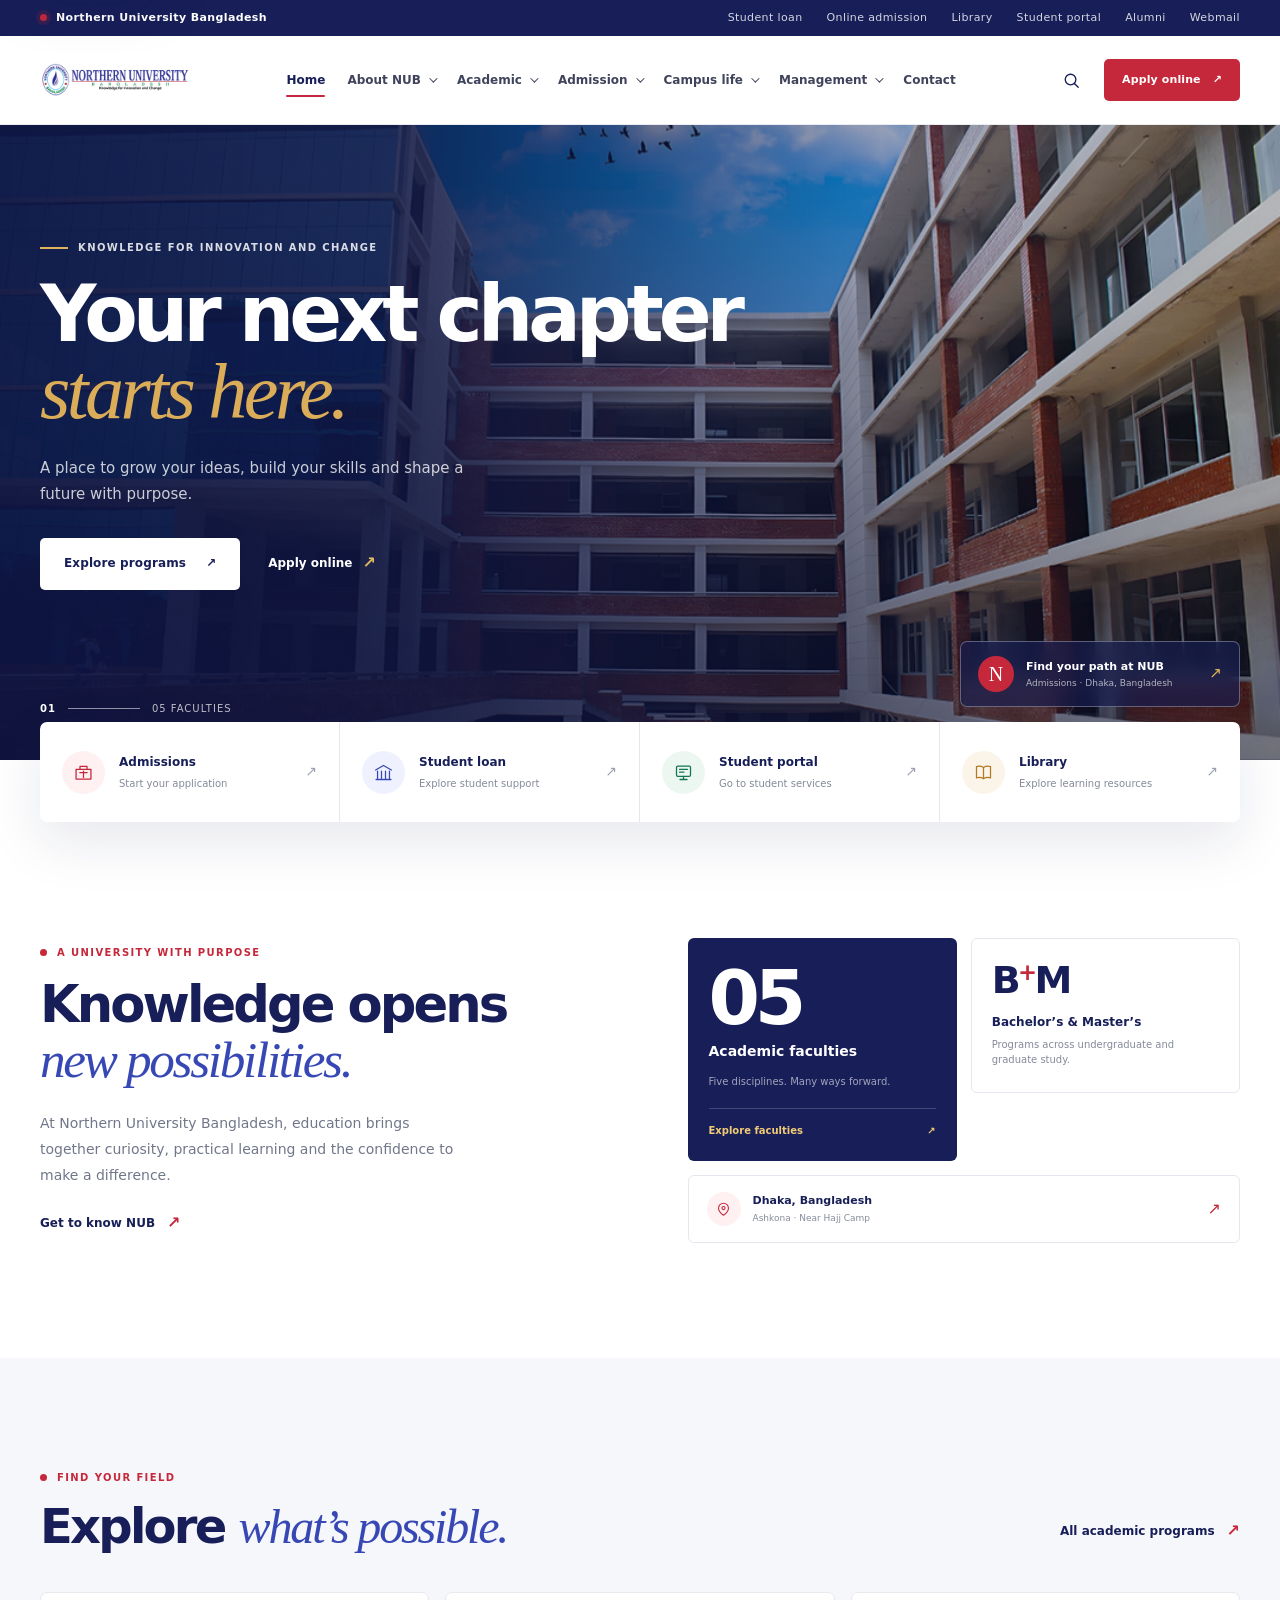
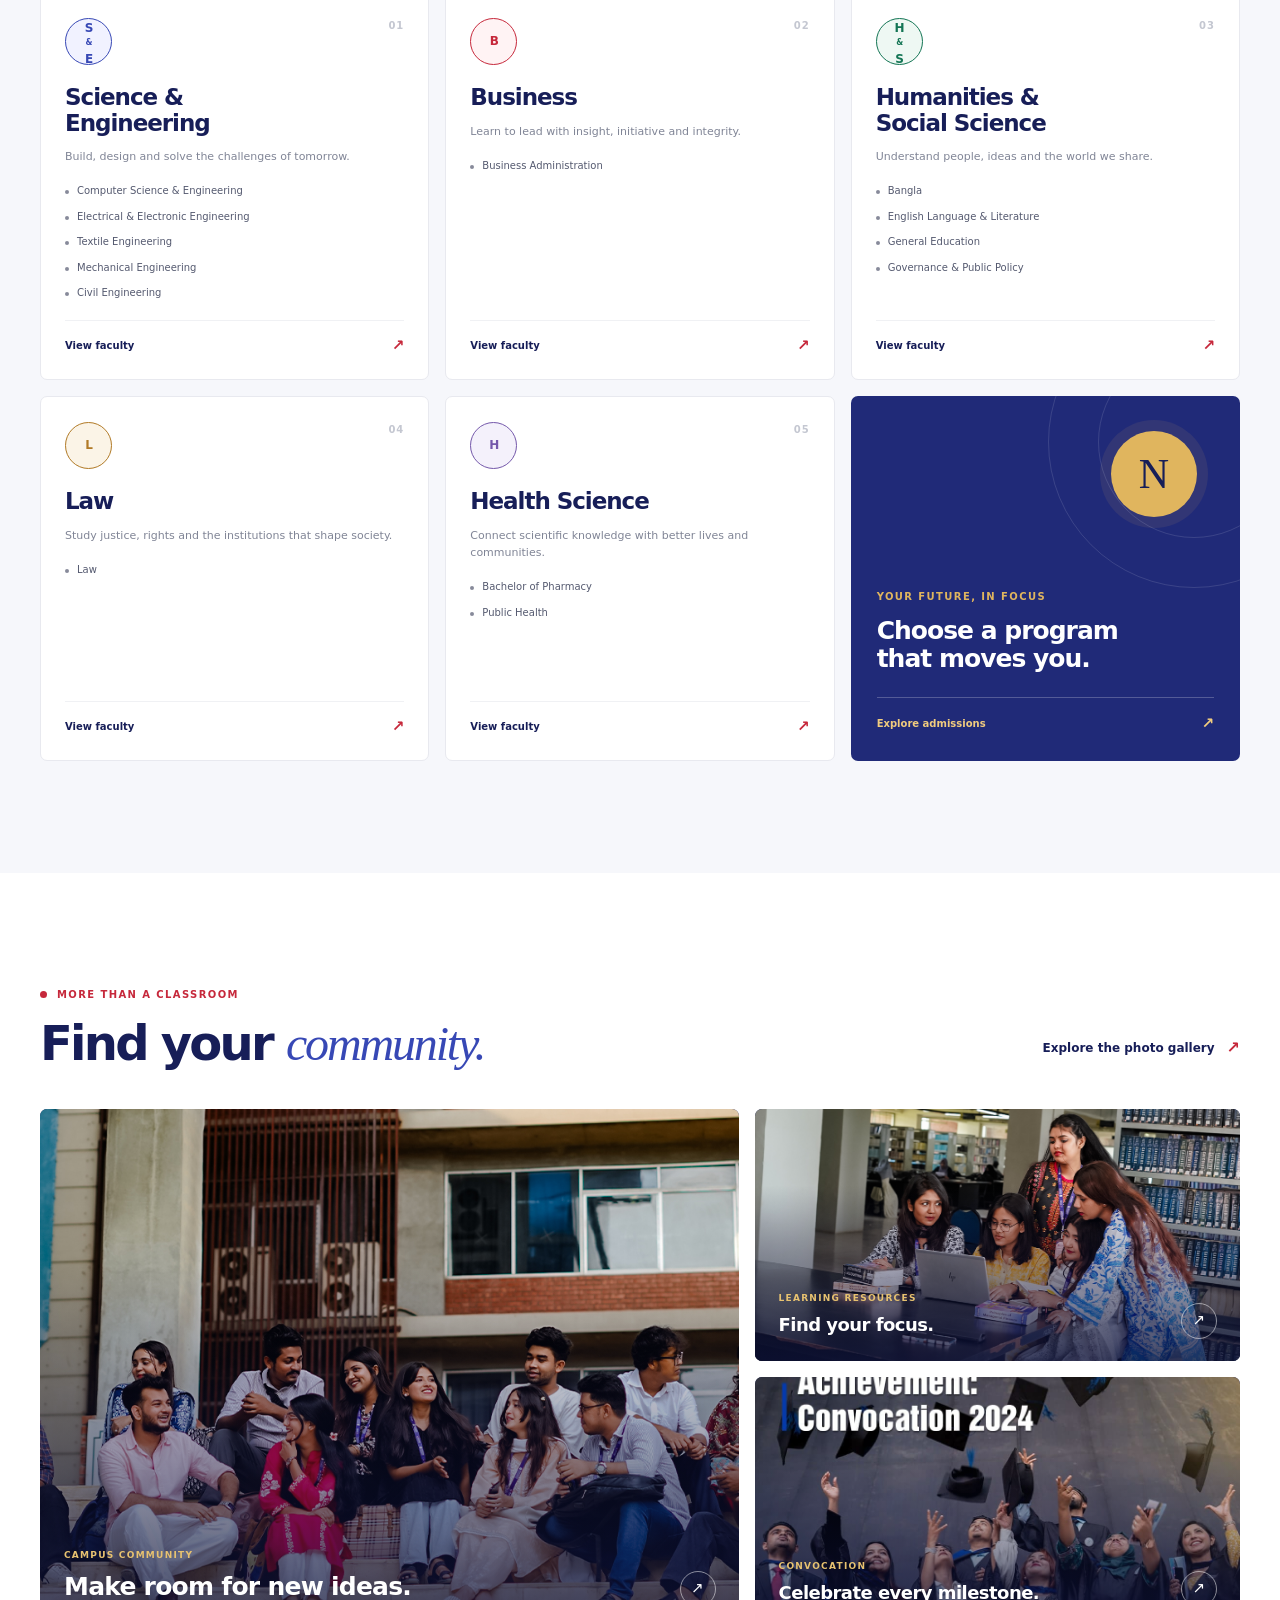
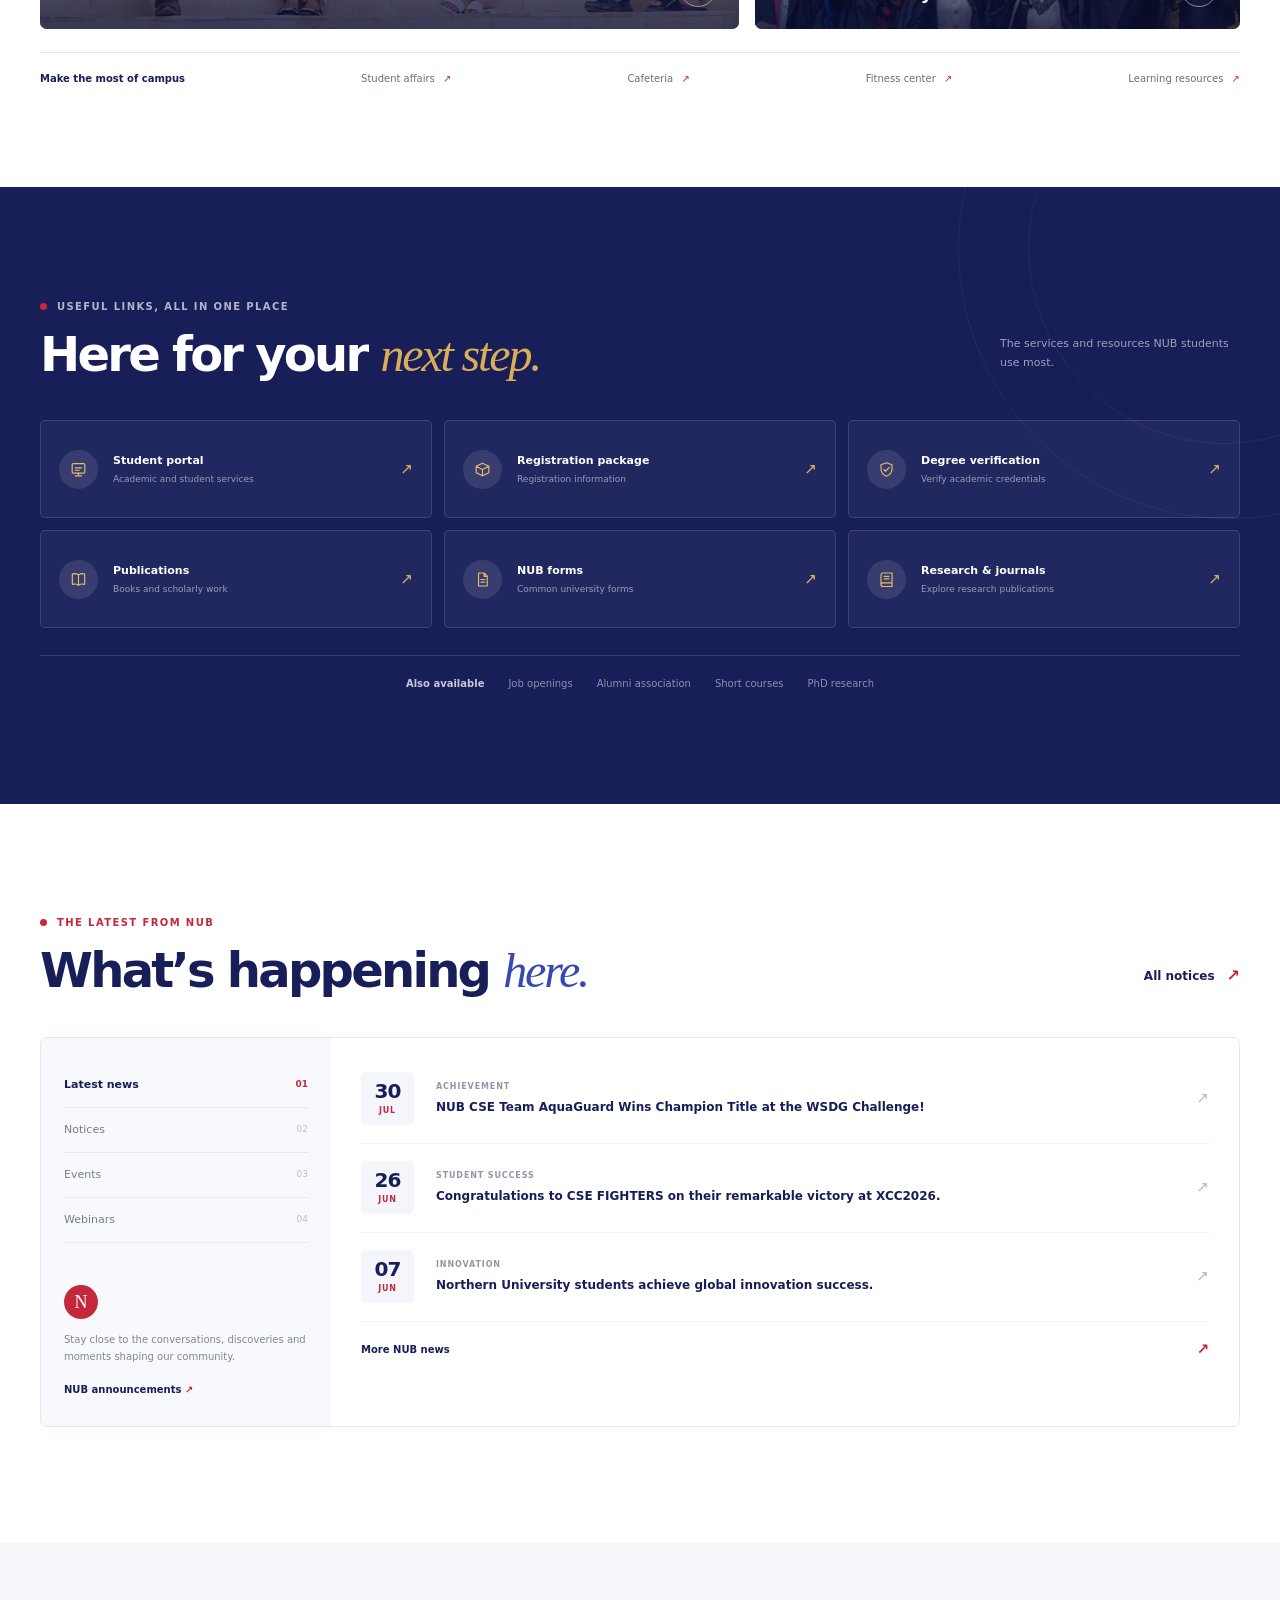
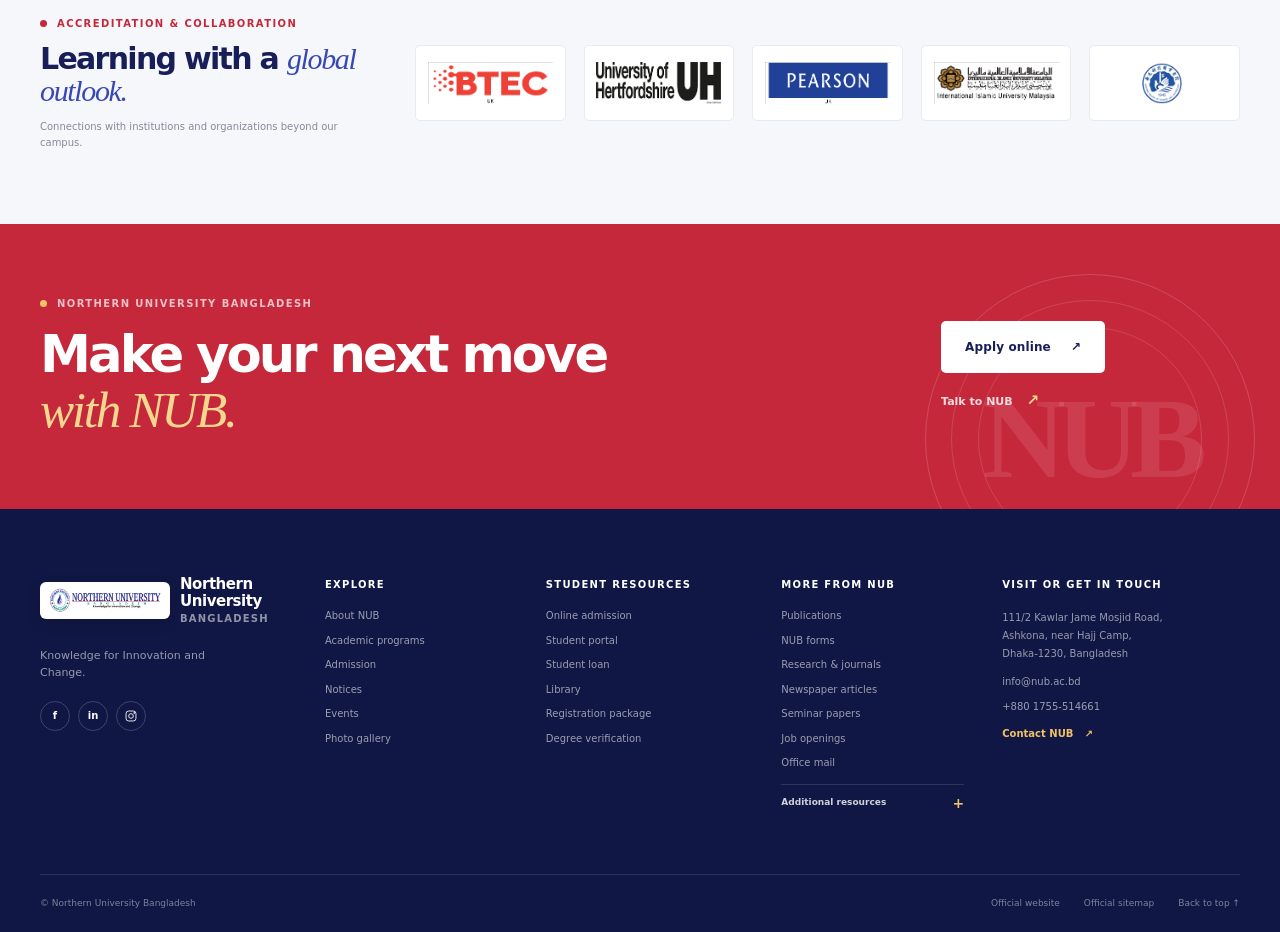
<file: index.html>
<!doctype html>
<html lang="en">
<head>
  <meta charset="utf-8">
  <meta name="viewport" content="width=device-width, initial-scale=1">
  <meta name="theme-color" content="#171e58">
  <meta name="description" content="Explore academic programs, student services, campus life, news and admissions at Northern University Bangladesh.">
  <title>Northern University Bangladesh | Knowledge for Innovation and Change</title>
  <link rel="preload" as="image" href="public/assets/nub-headline-1.jpg">
  <link rel="stylesheet" href="styles.v2.css">
  <script src="script.js" defer></script>
</head>
<body>
  <a class="skip-link" href="#main">Skip to content</a>
  <div class="utility-bar">
    <div class="container utility-inner">
      <a class="utility-brand" href="index.html#top"><span class="utility-dot" aria-hidden="true"></span>Northern University Bangladesh</a>
      <nav class="utility-links" aria-label="Student shortcuts">
        <a href="https://nub.ac.bd/student_loan" target="_blank" rel="noreferrer">Student loan</a>
        <a href="admissions.html#apply">Online admission</a>
        <a href="campus-life.html#library">Library</a>
        <a href="resources.html#student-portal">Student portal</a>
        <a href="https://alumni.nub.ac.bd/" target="_blank" rel="noreferrer">Alumni</a>
        <a href="https://portal.office.com/" target="_blank" rel="noreferrer">Webmail</a>
      </nav>
    </div>
  </div>
  <header class="site-header" id="top">
    <div class="container header-inner">
      <a class="brand" href="index.html#top" aria-label="Northern University Bangladesh home">
        <img src="public/assets/nub-logo.png" alt="Northern University Bangladesh emblem" width="190" height="43">
      </a>
      <button class="mobile-menu-toggle" type="button" aria-expanded="false" aria-controls="primary-nav" aria-label="Open navigation"><span></span><span></span><span></span></button>
      <nav class="primary-nav" id="primary-nav" aria-label="Main navigation">
        <ul class="nav-list">
          <li><a class="nav-link active" href="index.html#top">Home</a></li>
          <li class="nav-item">
            <button class="nav-link nav-trigger" type="button" aria-expanded="false" aria-controls="menu-about">About NUB <span class="chevron" aria-hidden="true"></span></button>
            <div class="dropdown-menu" id="menu-about" hidden>
              <p class="dropdown-label">Discover NUB</p>
              <a href="about.html#history">About &amp; history</a>
              <a href="about.html#vision">Vision &amp; mission</a>
              <a href="about.html#leadership">Message from the Chairman</a>
              <a href="about.html#leadership">Message from the Vice-Chancellor</a>
              <a href="academics.html#faculties">Faculties</a>
            </div>
          </li>
          <li class="nav-item">
            <button class="nav-link nav-trigger" type="button" aria-expanded="false" aria-controls="menu-academic">Academic <span class="chevron" aria-hidden="true"></span></button>
            <div class="dropdown-menu" id="menu-academic" hidden>
              <p class="dropdown-label">Teaching &amp; research</p>
              <a href="academics.html#programs">Academic programs</a>
              <a href="academics.html#academic-framework">Academic system</a>
              <a href="academics.html#academic-framework">Academic regulations</a>
              <a href="academics.html#calendar">Academic calendar</a>
              <a href="academics.html#faculty">Faculty members</a>
              <a href="academics.html#research">NCST</a>
              <a href="academics.html#quality">IQAC</a>
            </div>
          </li>
          <li class="nav-item">
            <button class="nav-link nav-trigger" type="button" aria-expanded="false" aria-controls="menu-admission">Admission <span class="chevron" aria-hidden="true"></span></button>
            <div class="dropdown-menu" id="menu-admission" hidden>
              <p class="dropdown-label">Take your next step</p>
              <a href="admissions.html#requirements">Admission information</a>
              <a href="admissions.html#why-nub">Why study at NUB?</a>
              <a href="admissions.html#apply">Apply online</a>
              <a href="admissions.html#contact">Admission office</a>
            </div>
          </li>
          <li class="nav-item">
            <button class="nav-link nav-trigger" type="button" aria-expanded="false" aria-controls="menu-campus">Campus life <span class="chevron" aria-hidden="true"></span></button>
            <div class="dropdown-menu dropdown-wide" id="menu-campus" hidden>
              <p class="dropdown-label">A place to belong</p>
              <a href="campus-life.html#student-support">Student affairs</a>
              <a href="campus-life.html#facilities">Cafeteria</a>
              <a href="campus-life.html#facilities">Fitness center</a>
              <a href="campus-life.html#library">Library</a>
              <a href="campus-life.html#learning">Learning resources</a>
              <a href="academics.html#academic-framework">Teaching methodology</a>
              <a href="campus-life.html#facilities">Other facilities</a>
              <a href="campus-life.html#gallery">Photo gallery</a>
            </div>
          </li>
          <li class="nav-item">
            <button class="nav-link nav-trigger" type="button" aria-expanded="false" aria-controls="menu-management">Management <span class="chevron" aria-hidden="true"></span></button>
            <div class="dropdown-menu dropdown-wide" id="menu-management" hidden>
              <p class="dropdown-label">Leadership &amp; governance</p>
              <a href="management.html#trustees">Board of Trustees</a>
              <a href="management.html#syndicate">Syndicate</a>
              <a href="management.html#council">Academic Council</a>
              <a href="management.html#executives">Executives</a>
              <a href="management.html#leadership">Chancellor &amp; top executives</a>
            </div>
          </li>
          <li><a class="nav-link" href="contact.html">Contact</a></li>
        </ul>
        <div class="mobile-nav-footer">
          <a href="admissions.html#apply">Online admission <span aria-hidden="true">↗</span></a>
          <a href="https://nub.ac.bd/student_loan" target="_blank" rel="noreferrer">Student loan <span aria-hidden="true">↗</span></a>
        </div>
      </nav>
      <div class="header-actions">
        <button class="search-trigger" type="button" aria-label="Search NUB links" aria-haspopup="dialog" aria-controls="search-dialog">
          <svg viewBox="0 0 24 24" aria-hidden="true"><circle cx="10.8" cy="10.8" r="6.7"></circle><path d="m16 16 4.5 4.5"></path></svg>
        </button>
        <a class="button button-small button-red" href="admissions.html#apply">Apply online <span aria-hidden="true">↗</span></a>
      </div>
    </div>
  </header>

  <dialog class="search-dialog" id="search-dialog" aria-labelledby="search-title">
    <form method="dialog" class="search-dialog-head">
      <div><p class="eyebrow">Find your way</p><h2 id="search-title">Search NUB</h2></div>
      <button class="dialog-close" aria-label="Close search">×</button>
    </form>
    <label class="search-field">
      <span class="sr-only">Search pages and resources</span>
      <svg viewBox="0 0 24 24" aria-hidden="true"><circle cx="10.8" cy="10.8" r="6.7"></circle><path d="m16 16 4.5 4.5"></path></svg>
      <input id="site-search" type="search" placeholder="Try ‘library’ or ‘academic calendar’" autocomplete="off">
    </label>
    <p class="search-hint">Search the university’s most-used pages and student services.</p>
    <div class="search-results" id="search-results" aria-live="polite"></div>
  </dialog>

  <main id="main">
    <section class="hero" aria-labelledby="hero-title">
      <img class="hero-image" src="public/assets/nub-headline-1.jpg" alt="Northern University Bangladesh campus courtyard">
      <div class="hero-shade"></div>
      <div class="container hero-inner">
        <div class="hero-copy">
          <p class="hero-kicker"><span class="hero-kicker-line"></span>Knowledge for Innovation and Change</p>
          <h1 id="hero-title">Your next chapter<br><em>starts here.</em></h1>
          <p class="hero-description">A place to grow your ideas, build your skills and shape a future with purpose.</p>
          <div class="hero-actions">
            <a class="button button-light" href="#programs">Explore programs <span aria-hidden="true">↗</span></a>
            <a class="hero-text-link" href="admissions.html#apply">Apply online <span aria-hidden="true">↗</span></a>
          </div>
        </div>
        <a class="hero-note" href="admissions.html#requirements">
          <span class="hero-note-mark" aria-hidden="true">N</span>
          <span><strong>Find your path at NUB</strong><small>Admissions · Dhaka, Bangladesh</small></span>
          <span class="hero-note-arrow" aria-hidden="true">↗</span>
        </a>
        <div class="hero-index"><span>01</span><span class="hero-index-rule"></span><span>05 faculties</span></div>
      </div>
    </section>

    <section class="quick-access container" aria-label="Popular student services">
      <a class="quick-card" href="admissions.html#apply">
        <span class="quick-icon quick-icon-red" aria-hidden="true"><svg viewBox="0 0 24 24"><path d="M3.5 8.3h17v11.2h-17z"></path><path d="M8 8.3V5.1h8v3.2M7.8 12.2h8.4M12 10.4v7.2"></path></svg></span>
        <span><strong>Admissions</strong><small>Start your application</small></span><span class="card-arrow" aria-hidden="true">↗</span>
      </a>
      <a class="quick-card" href="https://nub.ac.bd/student_loan" target="_blank" rel="noreferrer">
        <span class="quick-icon quick-icon-blue" aria-hidden="true"><svg viewBox="0 0 24 24"><path d="M3 9.2 12 4l9 5.2M5.2 10.3v8.2m4.5-8.2v8.2m4.6-8.2v8.2m4.5-8.2v8.2M3.5 20h17"></path></svg></span>
        <span><strong>Student loan</strong><small>Explore student support</small></span><span class="card-arrow" aria-hidden="true">↗</span>
      </a>
      <a class="quick-card" href="resources.html#student-portal">
        <span class="quick-icon quick-icon-green" aria-hidden="true"><svg viewBox="0 0 24 24"><rect x="4" y="4.6" width="16" height="11.7" rx="1.5"></rect><path d="M8 20h8M12 16.5V20M7.5 8.5h9M7.5 11.7h5"></path></svg></span>
        <span><strong>Student portal</strong><small>Go to student services</small></span><span class="card-arrow" aria-hidden="true">↗</span>
      </a>
      <a class="quick-card" href="campus-life.html#library">
        <span class="quick-icon quick-icon-gold" aria-hidden="true"><svg viewBox="0 0 24 24"><path d="M4 5.2c2.8-.9 5.5-.6 8 1v13c-2.5-1.6-5.2-1.9-8-1zM20 5.2c-2.8-.9-5.5-.6-8 1v13c2.5-1.6 5.2-1.9 8-1z"></path></svg></span>
        <span><strong>Library</strong><small>Explore learning resources</small></span><span class="card-arrow" aria-hidden="true">↗</span>
      </a>
    </section>

    <section class="intro-section section-space" id="about">
      <div class="container intro-grid">
        <div class="intro-copy reveal">
          <p class="eyebrow"><span class="eyebrow-mark"></span> A university with purpose</p>
          <h2>Knowledge opens<br><em>new possibilities.</em></h2>
          <p class="body-copy">At Northern University Bangladesh, education brings together curiosity, practical learning and the confidence to make a difference.</p>
          <a class="text-link" href="about.html#history">Get to know NUB <span aria-hidden="true">↗</span></a>
        </div>
        <div class="intro-facts reveal">
          <div class="fact-card fact-card-main">
            <span class="fact-number">05</span><span class="fact-title">Academic faculties</span><span class="fact-detail">Five disciplines. Many ways forward.</span>
            <a href="#programs" aria-label="Explore NUB's five academic faculties">Explore faculties <span aria-hidden="true">↗</span></a>
          </div>
          <div class="fact-card"><span class="fact-number">B<span class="fact-plus">+</span>M</span><span class="fact-title">Bachelor’s &amp; Master’s</span><span class="fact-detail">Programs across undergraduate and graduate study.</span></div>
          <div class="fact-location">
            <span class="location-icon" aria-hidden="true"><svg viewBox="0 0 24 24"><path d="M19 10.1c0 5.1-7 10-7 10s-7-4.9-7-10a7 7 0 1 1 14 0Z"></path><circle cx="12" cy="10" r="2.2"></circle></svg></span>
            <span><strong>Dhaka, Bangladesh</strong><small>Ashkona · Near Hajj Camp</small></span>
            <a href="https://maps.google.com/?q=Northern+University+Bangladesh+Ashkona+Dhaka" target="_blank" rel="noreferrer" aria-label="View NUB on a map">↗</a>
          </div>
        </div>
      </div>
    </section>

    <section class="programs-section section-space" id="programs">
      <div class="container">
        <div class="section-heading reveal">
          <div><p class="eyebrow"><span class="eyebrow-mark"></span> Find your field</p><h2>Explore <em>what’s possible.</em></h2></div>
          <a class="text-link section-heading-link" href="academics.html#programs">All academic programs <span aria-hidden="true">↗</span></a>
        </div>
        <div class="faculty-grid">
          <article class="faculty-card faculty-blue reveal">
            <div class="faculty-card-top"><span class="faculty-mark" aria-hidden="true">S<span>&amp;</span>E</span><span class="faculty-count">01</span></div>
            <h3>Science &amp;<br>Engineering</h3><p>Build, design and solve the challenges of tomorrow.</p>
            <ul class="program-list">
              <li><a href="https://cse.nub.ac.bd/" target="_blank" rel="noreferrer">Computer Science &amp; Engineering</a></li>
              <li><a href="https://eee.nub.ac.bd/" target="_blank" rel="noreferrer">Electrical &amp; Electronic Engineering</a></li>
              <li><a href="https://textile.nub.ac.bd/" target="_blank" rel="noreferrer">Textile Engineering</a></li>
              <li><a href="https://nub.ac.bd/department/wx5lv3yf/mechanical-engineering" target="_blank" rel="noreferrer">Mechanical Engineering</a></li>
              <li><a href="https://nub.ac.bd/department/x4tjoieq/civil-engineering" target="_blank" rel="noreferrer">Civil Engineering</a></li>
            </ul>
            <a class="faculty-link" href="academics.html#faculty-science">View faculty <span aria-hidden="true">↗</span></a>
          </article>
          <article class="faculty-card faculty-red reveal">
            <div class="faculty-card-top"><span class="faculty-mark" aria-hidden="true">B</span><span class="faculty-count">02</span></div>
            <h3>Business</h3><p>Learn to lead with insight, initiative and integrity.</p>
            <ul class="program-list"><li><a href="https://business.nub.ac.bd/" target="_blank" rel="noreferrer">Business Administration</a></li></ul>
            <a class="faculty-link" href="academics.html#faculty-business">View faculty <span aria-hidden="true">↗</span></a>
          </article>
          <article class="faculty-card faculty-green reveal">
            <div class="faculty-card-top"><span class="faculty-mark" aria-hidden="true">H<span>&amp;</span>S</span><span class="faculty-count">03</span></div>
            <h3>Humanities &amp;<br>Social Science</h3><p>Understand people, ideas and the world we share.</p>
            <ul class="program-list">
              <li><a href="academics.html#faculty-humanities">Bangla</a></li>
              <li><a href="https://nub.ac.bd/department/cago2ns5/english-language-&-literature" target="_blank" rel="noreferrer">English Language &amp; Literature</a></li>
              <li><a href="https://nub.ac.bd/department/xpc6gvpe/general-education" target="_blank" rel="noreferrer">General Education</a></li>
              <li><a href="https://nub.ac.bd/department/sefqviz6/governance-and-public-policy" target="_blank" rel="noreferrer">Governance &amp; Public Policy</a></li>
            </ul>
            <a class="faculty-link" href="academics.html#faculty-humanities">View faculty <span aria-hidden="true">↗</span></a>
          </article>
          <article class="faculty-card faculty-gold reveal">
            <div class="faculty-card-top"><span class="faculty-mark" aria-hidden="true">L</span><span class="faculty-count">04</span></div>
            <h3>Law</h3><p>Study justice, rights and the institutions that shape society.</p>
            <ul class="program-list"><li><a href="https://law.nub.ac.bd/" target="_blank" rel="noreferrer">Law</a></li></ul>
            <a class="faculty-link" href="academics.html#faculty-law">View faculty <span aria-hidden="true">↗</span></a>
          </article>
          <article class="faculty-card faculty-purple reveal">
            <div class="faculty-card-top"><span class="faculty-mark" aria-hidden="true">H</span><span class="faculty-count">05</span></div>
            <h3>Health Science</h3><p>Connect scientific knowledge with better lives and communities.</p>
            <ul class="program-list">
              <li><a href="https://bph.nub.ac.bd/" target="_blank" rel="noreferrer">Bachelor of Pharmacy</a></li>
              <li><a href="https://mph.nub.ac.bd/" target="_blank" rel="noreferrer">Public Health</a></li>
            </ul>
            <a class="faculty-link" href="academics.html#faculty-health">View faculty <span aria-hidden="true">↗</span></a>
          </article>
          <a class="faculty-cta reveal" href="admissions.html#requirements">
            <span class="faculty-cta-orbit" aria-hidden="true">N</span><span class="eyebrow">Your future, in focus</span>
            <strong>Choose a program<br>that moves you.</strong><span class="faculty-cta-link">Explore admissions <span aria-hidden="true">↗</span></span>
          </a>
        </div>
      </div>
    </section>

    <section class="campus-section section-space" id="campus-life">
      <div class="container">
        <div class="section-heading reveal">
          <div><p class="eyebrow"><span class="eyebrow-mark"></span> More than a classroom</p><h2>Find your <em>community.</em></h2></div>
          <a class="text-link section-heading-link" href="campus-life.html#gallery">Explore the photo gallery <span aria-hidden="true">↗</span></a>
        </div>
        <div class="campus-story-grid">
          <a class="campus-photo campus-photo-main reveal" href="campus-life.html#gallery">
            <img src="public/assets/nub-headline-2.jpg" alt="NUB students spending time together outside on campus" loading="lazy">
            <span class="photo-caption"><span><small>Campus community</small><strong>Make room for new ideas.</strong></span><span class="photo-arrow" aria-hidden="true">↗</span></span>
          </a>
          <div class="campus-photo-stack">
            <a class="campus-photo campus-photo-small reveal" href="campus-life.html#library">
              <img src="public/assets/nub-headline-4.jpg" alt="NUB students working together in the university library" loading="lazy">
              <span class="photo-caption"><span><small>Learning resources</small><strong>Find your focus.</strong></span><span class="photo-arrow" aria-hidden="true">↗</span></span>
            </a>
            <a class="campus-photo campus-photo-small reveal" href="https://nub.ac.bd/gallery/picture/lphkszu8/3rd-convocation-2015" target="_blank" rel="noreferrer">
              <img src="public/assets/campus-hero-1.jpg" alt="NUB graduates celebrating at convocation" loading="lazy">
              <span class="photo-caption"><span><small>Convocation</small><strong>Celebrate every milestone.</strong></span><span class="photo-arrow" aria-hidden="true">↗</span></span>
            </a>
          </div>
        </div>
        <div class="campus-links reveal">
          <span>Make the most of campus</span>
          <a href="campus-life.html#student-support">Student affairs <span aria-hidden="true">↗</span></a>
          <a href="campus-life.html#facilities">Cafeteria <span aria-hidden="true">↗</span></a>
          <a href="campus-life.html#facilities">Fitness center <span aria-hidden="true">↗</span></a>
          <a href="campus-life.html#learning">Learning resources <span aria-hidden="true">↗</span></a>
        </div>
      </div>
    </section>

    <section class="resources-section section-space" id="resources">
      <div class="container">
        <div class="section-heading section-heading-light reveal">
          <div><p class="eyebrow"><span class="eyebrow-mark"></span> Useful links, all in one place</p><h2>Here for your <em>next step.</em></h2></div>
          <p class="section-heading-note">The services and resources NUB students use most.</p>
        </div>
        <div class="resource-grid">
          <a class="resource-card reveal" href="resources.html#student-portal"><span class="resource-icon" aria-hidden="true"><svg viewBox="0 0 24 24"><rect x="4" y="4.5" width="16" height="12" rx="1.4"></rect><path d="M8 20h8m-4-3.5V20m-4-10h8m-8 3h5"></path></svg></span><span><strong>Student portal</strong><small>Academic and student services</small></span><span class="resource-arrow" aria-hidden="true">↗</span></a>
          <a class="resource-card reveal" href="resources.html#registration"><span class="resource-icon" aria-hidden="true"><svg viewBox="0 0 24 24"><path d="m4 8 8-4 8 4-8 4zM4 8v8l8 4 8-4V8m-8 4v8"></path></svg></span><span><strong>Registration package</strong><small>Registration information</small></span><span class="resource-arrow" aria-hidden="true">↗</span></a>
          <a class="resource-card reveal" href="https://verification.nub.ac.bd/" target="_blank" rel="noreferrer"><span class="resource-icon" aria-hidden="true"><svg viewBox="0 0 24 24"><path d="M12 3.5 19 6v5.2c0 4.3-2.8 7.7-7 9.3-4.2-1.6-7-5-7-9.3V6z"></path><path d="m8.6 12.1 2.1 2.1 4.8-4.8"></path></svg></span><span><strong>Degree verification</strong><small>Verify academic credentials</small></span><span class="resource-arrow" aria-hidden="true">↗</span></a>
          <a class="resource-card reveal" href="resources.html#research"><span class="resource-icon" aria-hidden="true"><svg viewBox="0 0 24 24"><path d="M4.2 5.2c2.8-1 5.4-.6 7.8 1.1v13c-2.4-1.7-5-2.1-7.8-1.1zM19.8 5.2c-2.8-1-5.4-.6-7.8 1.1v13c2.4-1.7 5-2.1 7.8-1.1z"></path></svg></span><span><strong>Publications</strong><small>Books and scholarly work</small></span><span class="resource-arrow" aria-hidden="true">↗</span></a>
          <a class="resource-card reveal" href="resources.html#forms"><span class="resource-icon" aria-hidden="true"><svg viewBox="0 0 24 24"><path d="M7 3.8h7l4 4v12.4H7zM14 4v4h4M10 12h5m-5 3.3h5"></path></svg></span><span><strong>NUB forms</strong><small>Common university forms</small></span><span class="resource-arrow" aria-hidden="true">↗</span></a>
          <a class="resource-card reveal" href="resources.html#research"><span class="resource-icon" aria-hidden="true"><svg viewBox="0 0 24 24"><path d="M5 18.7a2.5 2.5 0 0 1 2.5-2.5H19M7.5 3.8H19v17H7.5A2.5 2.5 0 0 1 5 18.3V6.3a2.5 2.5 0 0 1 2.5-2.5Z"></path><path d="M9 8h6m-6 3.2h6"></path></svg></span><span><strong>Research &amp; journals</strong><small>Explore research publications</small></span><span class="resource-arrow" aria-hidden="true">↗</span></a>
        </div>
        <div class="resource-footer-links reveal">
          <span>Also available</span>
          <a href="resources.html#careers">Job openings</a>
          <a href="https://alumni.nub.ac.bd/" target="_blank" rel="noreferrer">Alumni association</a>
          <a href="https://shortcourses.nub.ac.bd/" target="_blank" rel="noreferrer">Short courses</a>
          <a href="https://phd.nub.ac.bd/" target="_blank" rel="noreferrer">PhD research</a>
        </div>
      </div>
    </section>

    <section class="news-section section-space" id="news">
      <div class="container">
        <div class="section-heading reveal">
          <div><p class="eyebrow"><span class="eyebrow-mark"></span> The latest from NUB</p><h2>What’s happening <em>here.</em></h2></div>
          <a class="text-link section-heading-link" href="updates.html#notices">All notices <span aria-hidden="true">↗</span></a>
        </div>
        <div class="feed-layout reveal">
          <div class="feed-tabs" role="tablist" aria-label="NUB updates">
            <button class="feed-tab" id="tab-news" type="button" role="tab" aria-selected="true" aria-controls="panel-news">Latest news <span>01</span></button>
            <button class="feed-tab" id="tab-notices" type="button" role="tab" aria-selected="false" aria-controls="panel-notices" tabindex="-1">Notices <span>02</span></button>
            <button class="feed-tab" id="tab-events" type="button" role="tab" aria-selected="false" aria-controls="panel-events" tabindex="-1">Events <span>03</span></button>
            <button class="feed-tab" id="tab-webinars" type="button" role="tab" aria-selected="false" aria-controls="panel-webinars" tabindex="-1">Webinars <span>04</span></button>
            <div class="feed-side-note"><span class="feed-side-symbol" aria-hidden="true">N</span><p>Stay close to the conversations, discoveries and moments shaping our community.</p><a href="updates.html#notices">NUB announcements <span aria-hidden="true">↗</span></a></div>
          </div>
          <div class="feed-panels">
            <div class="feed-panel" id="panel-news" role="tabpanel" aria-labelledby="tab-news">
              <a class="feed-item" href="https://nub.ac.bd/nub/notice/r6ewm1vw/nub-cse-team-aquaguard-wins-champion-title-at-the-wsdg-challenge!" target="_blank" rel="noreferrer"><span class="feed-date"><strong>30</strong><small>JUL</small></span><span class="feed-item-body"><small>Achievement</small><strong>NUB CSE Team AquaGuard Wins Champion Title at the WSDG Challenge!</strong></span><span class="feed-arrow" aria-hidden="true">↗</span></a>
              <a class="feed-item" href="https://nub.ac.bd/nub/notice/3echwu8z/congratulations-to-cse-fighters-on-their-remarkable-victory-at-the-infinix-campus-cup-2026-bangladesh-(xcc2026)." target="_blank" rel="noreferrer"><span class="feed-date"><strong>26</strong><small>JUN</small></span><span class="feed-item-body"><small>Student success</small><strong>Congratulations to CSE FIGHTERS on their remarkable victory at XCC2026.</strong></span><span class="feed-arrow" aria-hidden="true">↗</span></a>
              <a class="feed-item" href="https://nub.ac.bd/nub/notice/q0n4k1gd/northern-university-students-achieve-global-innovation-success" target="_blank" rel="noreferrer"><span class="feed-date"><strong>07</strong><small>JUN</small></span><span class="feed-item-body"><small>Innovation</small><strong>Northern University students achieve global innovation success.</strong></span><span class="feed-arrow" aria-hidden="true">↗</span></a>
              <a class="feed-view-all" href="updates.html#notices">More NUB news <span aria-hidden="true">↗</span></a>
            </div>
            <div class="feed-panel" id="panel-notices" role="tabpanel" aria-labelledby="tab-notices" hidden>
              <a class="feed-item" href="https://nub.ac.bd/nub/notice/gsazfir0/doa-(prayer)-mahfil-in-memory-of-prof.-dr.-m.-shamsul-haque" target="_blank" rel="noreferrer"><span class="feed-date"><strong>27</strong><small>JAN</small></span><span class="feed-item-body"><small>Notice</small><strong>Doa (Prayer) Mahfil in Memory of Prof. Dr. M. Shamsul Haque</strong></span><span class="feed-arrow" aria-hidden="true">↗</span></a>
              <a class="feed-item" href="https://nub.ac.bd/nub/notice/sndzg2pl/notice-for-sad-demise" target="_blank" rel="noreferrer"><span class="feed-date"><strong>25</strong><small>JAN</small></span><span class="feed-item-body"><small>Notice</small><strong>Notice for Sad Demise</strong></span><span class="feed-arrow" aria-hidden="true">↗</span></a>
              <a class="feed-item" href="https://nub.ac.bd/nub/notice/jhctnuav/notice-regarding-doa-program-on-death-anniversary" target="_blank" rel="noreferrer"><span class="feed-date"><strong>12</strong><small>JAN</small></span><span class="feed-item-body"><small>Notice</small><strong>Notice Regarding Doa Program on Death Anniversary</strong></span><span class="feed-arrow" aria-hidden="true">↗</span></a>
              <a class="feed-view-all" href="updates.html#notices">All notices <span aria-hidden="true">↗</span></a>
            </div>
            <div class="feed-panel" id="panel-events" role="tabpanel" aria-labelledby="tab-events" hidden>
              <a class="feed-item" href="https://nub.ac.bd/nub/event/4y37ta6x/iqac-nub-organizes-seminar-on-building-a-globally-leading-university" target="_blank" rel="noreferrer"><span class="feed-date"><strong>29</strong><small>JUL</small></span><span class="feed-item-body"><small>Academic event</small><strong>IQAC, NUB organizes seminar on building a globally leading university.</strong></span><span class="feed-arrow" aria-hidden="true">↗</span></a>
              <a class="feed-item" href="https://nub.ac.bd/nub/event/kDcxb9Pg/international-innovation-competition-and-exhibition-held-at-northern-university" target="_blank" rel="noreferrer"><span class="feed-date"><strong>09</strong><small>MAY</small></span><span class="feed-item-body"><small>Innovation</small><strong>International innovation competition and exhibition held at Northern University.</strong></span><span class="feed-arrow" aria-hidden="true">↗</span></a>
              <a class="feed-item" href="https://nub.ac.bd/nub/event/5wtdmque/nub-hosts-inter-university-friendly-debate-competition" target="_blank" rel="noreferrer"><span class="feed-date"><strong>29</strong><small>APR</small></span><span class="feed-item-body"><small>Campus event</small><strong>NUB hosts inter-university friendly debate competition.</strong></span><span class="feed-arrow" aria-hidden="true">↗</span></a>
              <a class="feed-view-all" href="updates.html#events">All events <span aria-hidden="true">↗</span></a>
            </div>
            <div class="feed-panel" id="panel-webinars" role="tabpanel" aria-labelledby="tab-webinars" hidden>
              <a class="feed-item" href="https://nub.ac.bd/nub/notice/oqrn1d9y/a-webinar-on-research-in-higher-education-bangladesh-perspective" target="_blank" rel="noreferrer"><span class="feed-date"><strong>05</strong><small>JUL</small></span><span class="feed-item-body"><small>Research</small><strong>A webinar on research in higher education: Bangladesh perspective.</strong></span><span class="feed-arrow" aria-hidden="true">↗</span></a>
              <a class="feed-item" href="https://nub.ac.bd/nub/notice/7htb8p4w/a-webinar-on-the-journey-from-virtualization-to-cloud-computing." target="_blank" rel="noreferrer"><span class="feed-date"><strong>04</strong><small>JUL</small></span><span class="feed-item-body"><small>Technology</small><strong>The journey from virtualization to cloud computing.</strong></span><span class="feed-arrow" aria-hidden="true">↗</span></a>
              <a class="feed-item" href="https://nub.ac.bd/nub/notice/nkx74oby/webinar-on-safeguarding-the-cultural-heritage-of-bangladesh-a-multi-disciplinary-approach" target="_blank" rel="noreferrer"><span class="feed-date"><strong>04</strong><small>JUL</small></span><span class="feed-item-body"><small>Culture</small><strong>Safeguarding the cultural heritage of Bangladesh.</strong></span><span class="feed-arrow" aria-hidden="true">↗</span></a>
              <a class="feed-view-all" href="updates.html#notices">More webinars <span aria-hidden="true">↗</span></a>
            </div>
          </div>
        </div>
      </div>
    </section>

    <section class="partners-section">
      <div class="container partners-inner">
        <div class="partners-copy reveal">
          <p class="eyebrow"><span class="eyebrow-mark"></span> Accreditation &amp; collaboration</p>
          <h2>Learning with a <em>global outlook.</em></h2>
          <p>Connections with institutions and organizations beyond our campus.</p>
        </div>
        <div class="partner-logos reveal" aria-label="Selected NUB partners">
          <a href="https://qualifications.pearson.com/en/about-us/qualification-brands/btec.html" target="_blank" rel="noreferrer" aria-label="BTEC"><img src="public/assets/partner-btec.png" alt="BTEC"></a>
          <a href="https://www.herts.ac.uk/" target="_blank" rel="noreferrer" aria-label="University of Hertfordshire"><img src="public/assets/partner-hertfordshire.png" alt="University of Hertfordshire"></a>
          <a href="https://www.pearson.com/" target="_blank" rel="noreferrer" aria-label="Pearson"><img src="public/assets/partner-pearson.png" alt="Pearson"></a>
          <a href="https://www.iium.edu.my/" target="_blank" rel="noreferrer" aria-label="International Islamic University Malaysia"><img src="public/assets/partner-iium.png" alt="International Islamic University Malaysia"></a>
          <a href="academics.html#research" aria-label="Nantong University"><img src="public/assets/partner-nantong.png" alt="Nantong University"></a>
        </div>
      </div>
    </section>

    <section class="final-cta">
      <div class="container final-cta-inner reveal">
        <div><p class="eyebrow eyebrow-light"><span class="eyebrow-mark"></span> Northern University Bangladesh</p><h2>Make your next move<br><em>with NUB.</em></h2></div>
        <div class="final-cta-actions">
          <a class="button button-light" href="admissions.html#apply">Apply online <span aria-hidden="true">↗</span></a>
          <a class="final-cta-link" href="contact.html">Talk to NUB <span aria-hidden="true">↗</span></a>
        </div>
        <span class="cta-seal" aria-hidden="true">NUB</span>
      </div>
    </section>
  </main>

  <footer class="site-footer" id="site-map">
    <div class="container footer-main">
      <div class="footer-brand-column">
        <a class="brand brand-footer" href="index.html#top" aria-label="Northern University Bangladesh home">
          <img src="public/assets/nub-logo.png" alt="" width="190" height="43">
          <span class="brand-name"><strong>Northern University</strong><span>Bangladesh</span></span>
        </a>
        <p>Knowledge for Innovation and Change.</p>
        <div class="social-links" aria-label="Social media">
          <a href="https://www.facebook.com/nub.ac.bd" target="_blank" rel="noreferrer" aria-label="Facebook">f</a>
          <a href="https://www.linkedin.com/company/67929129/" target="_blank" rel="noreferrer" aria-label="LinkedIn">in</a>
          <a href="https://www.instagram.com/northernuniversitybangladesh/" target="_blank" rel="noreferrer" aria-label="Instagram"><svg viewBox="0 0 24 24" aria-hidden="true"><rect x="3.5" y="3.5" width="17" height="17" rx="4.5"></rect><circle cx="12" cy="12" r="4"></circle><circle class="instagram-dot" cx="17.5" cy="6.8" r=".8"></circle></svg></a>
        </div>
      </div>
      <div class="footer-column">
        <h2>Explore</h2>
        <a href="about.html#history">About NUB</a>
        <a href="academics.html#programs">Academic programs</a>
        <a href="admissions.html#requirements">Admission</a>
        <a href="updates.html#notices">Notices</a>
        <a href="updates.html#events">Events</a>
        <a href="campus-life.html#gallery">Photo gallery</a>
      </div>
      <div class="footer-column">
        <h2>Student resources</h2>
        <a href="admissions.html#apply">Online admission</a>
        <a href="resources.html#student-portal">Student portal</a>
        <a href="https://nub.ac.bd/student_loan" target="_blank" rel="noreferrer">Student loan</a>
        <a href="campus-life.html#library">Library</a>
        <a href="resources.html#registration">Registration package</a>
        <a href="https://verification.nub.ac.bd/" target="_blank" rel="noreferrer">Degree verification</a>
      </div>
      <div class="footer-column">
        <h2>More from NUB</h2>
        <a href="resources.html#research">Publications</a>
        <a href="resources.html#forms">NUB forms</a>
        <a href="resources.html#research">Research &amp; journals</a>
        <a href="updates.html#news">Newspaper articles</a>
        <a href="resources.html#research">Seminar papers</a>
        <a href="resources.html#careers">Job openings</a>
        <a href="https://portal.office.com/" target="_blank" rel="noreferrer">Office mail</a>
        <details class="footer-details">
          <summary>Additional resources <span aria-hidden="true">+</span></summary>
          <div>
            <a href="management.html#executives">Administrative staff</a>
            <a href="resources.html#it-support">IT department</a>
            <a href="resources.html#it-support">NUB backoffice ERP</a>
            <a href="resources.html#it-support">NUB academic ERP</a>
            <a href="https://nub.ac.bd/assets/images//about/untitled%20folder/Sexual.pdf" target="_blank" rel="noreferrer">Sexual Harassment Committee</a>
            <a href="https://nub.ac.bd/assets/images//untitled%20folder%204/Newsletter_Vol-2_Issue-2.pdf" target="_blank" rel="noreferrer">Newsletters</a>
            <a href="https://nub.ac.bd/assets/images//library/Calender%202026/Booklet%20Print%20Ready.pdf" target="_blank" rel="noreferrer">Download brochure</a>
            <a href="https://ugc.gov.bd/" target="_blank" rel="noreferrer">University Grants Commission</a>
            <a href="https://moedu.gov.bd/" target="_blank" rel="noreferrer">Ministry of Education</a>
            <a href="https://www.999.gov.bd/" target="_blank" rel="noreferrer">National emergency service</a>
          </div>
        </details>
      </div>
      <div class="footer-contact">
        <h2>Visit or get in touch</h2>
        <p>111/2 Kawlar Jame Mosjid Road,<br>Ashkona, near Hajj Camp,<br>Dhaka-1230, Bangladesh</p>
        <a href="mailto:info@nub.ac.bd">info@nub.ac.bd</a>
        <a href="tel:+8801755514661">+880 1755-514661</a>
        <a class="footer-contact-link" href="contact.html">Contact NUB <span aria-hidden="true">↗</span></a>
      </div>
    </div>
    <div class="container footer-bottom">
      <span>© Northern University Bangladesh</span>
      <div><a href="https://nub.ac.bd/" target="_blank" rel="noreferrer">Official website</a><a href="sitemap.xml">Official sitemap</a><a href="index.html#top">Back to top ↑</a></div>
    </div>
  </footer>
  <button class="back-to-top" type="button" aria-label="Back to top">↑</button>
</body>
</html>
</file>
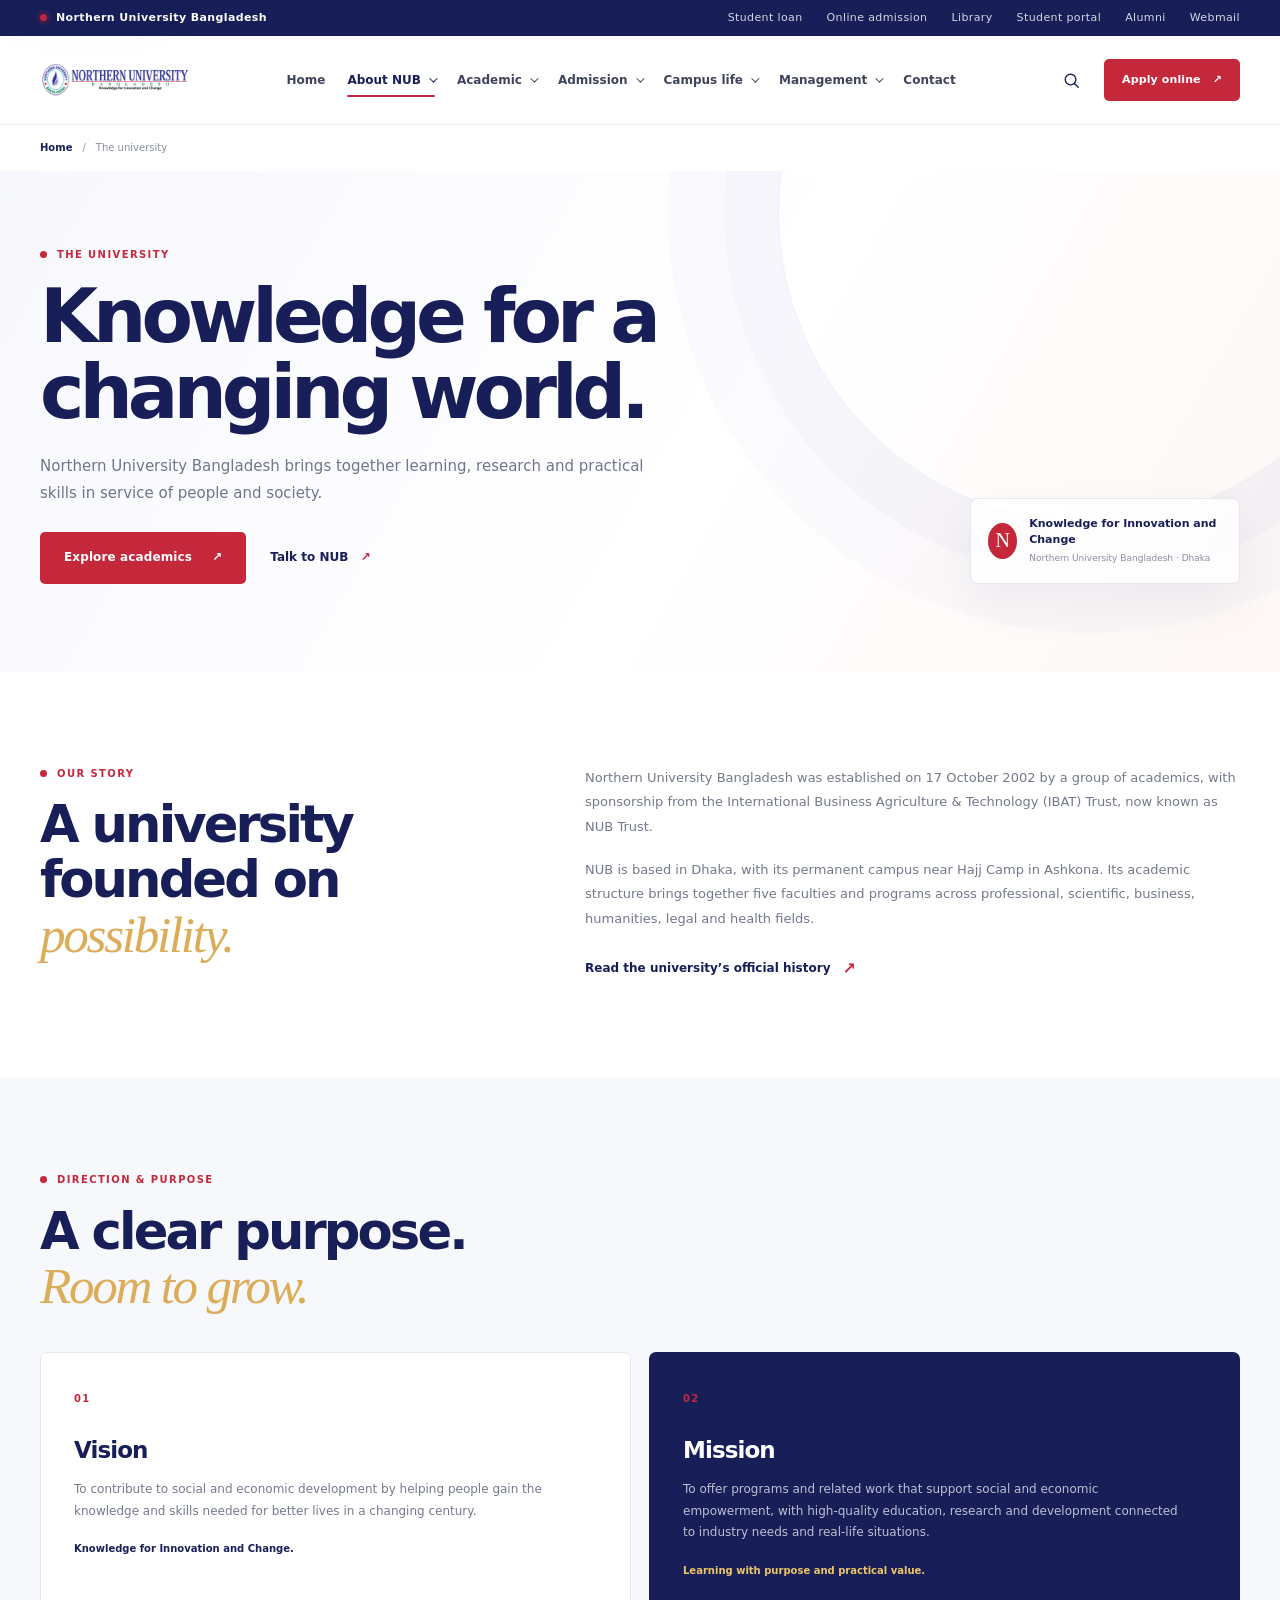
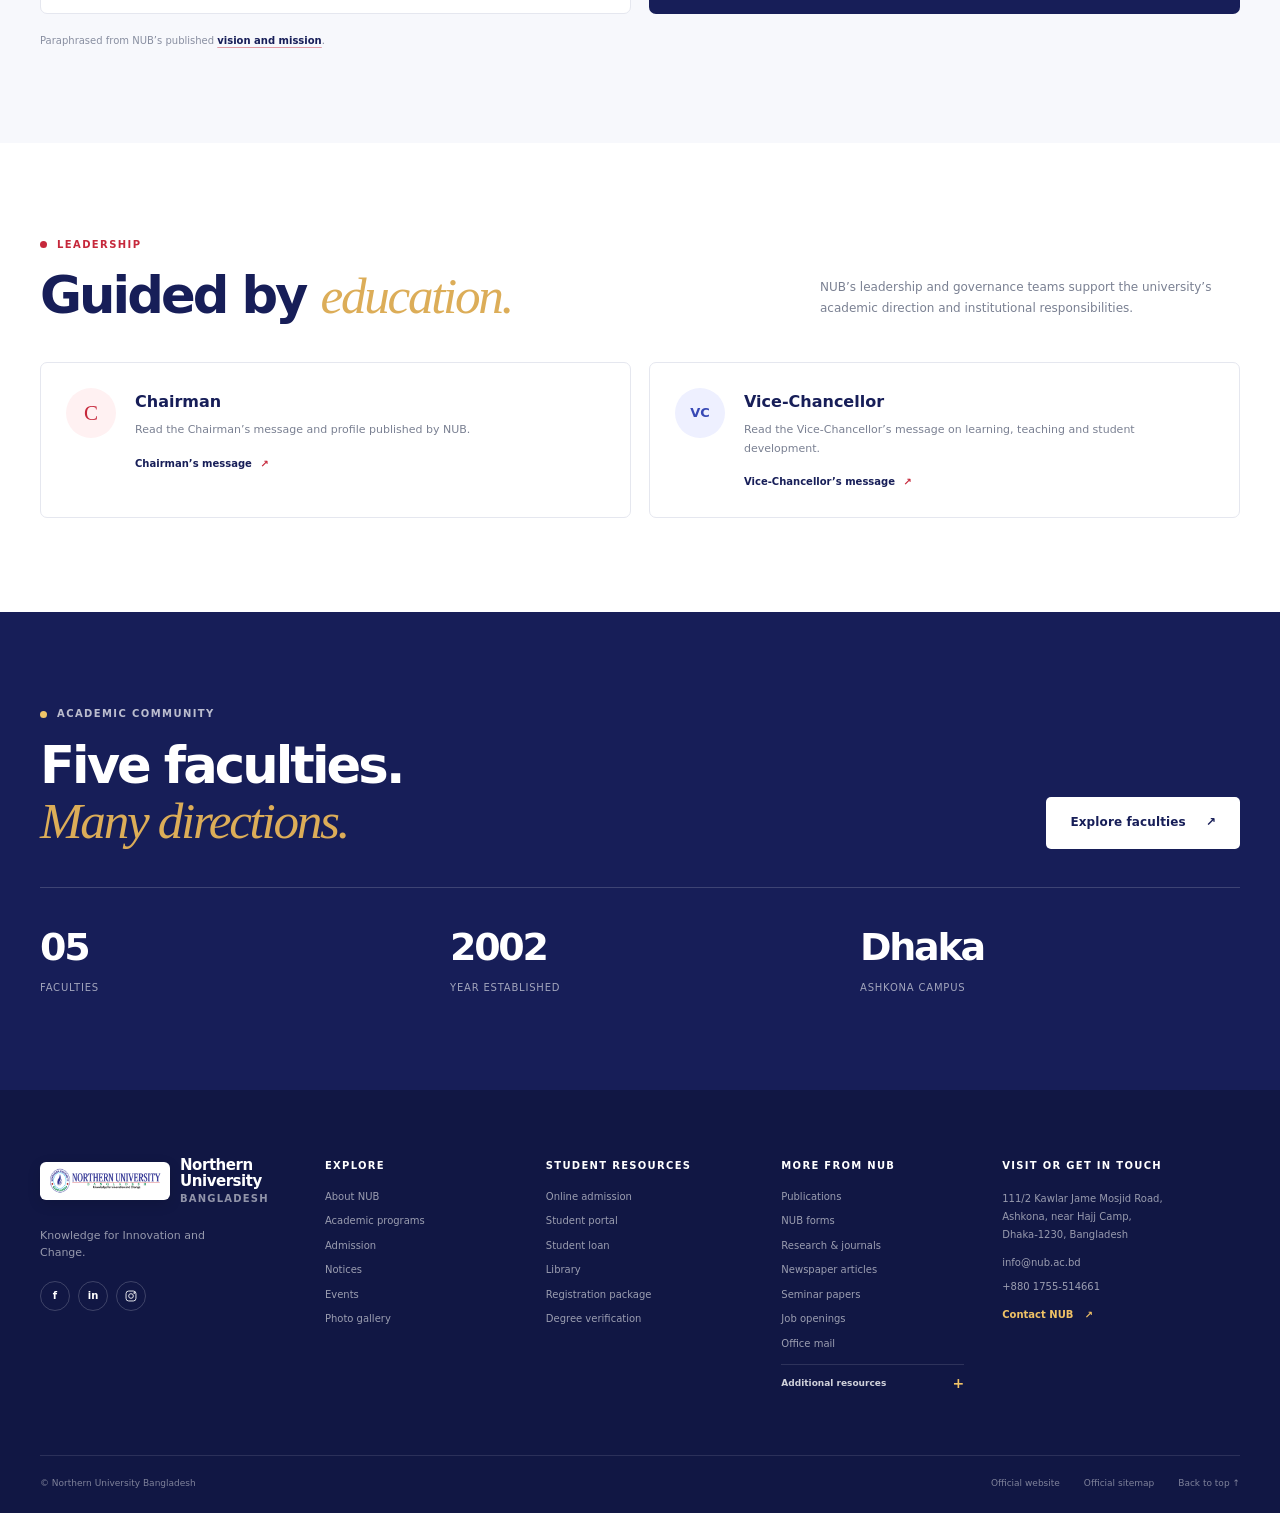
<file: about.html>
<!doctype html>
<html lang="en">
<head>
  <meta charset="utf-8">
  <meta name="viewport" content="width=device-width, initial-scale=1">
  <meta name="theme-color" content="#171e58">
  <meta name="description" content="Learn about Northern University Bangladesh, its history, vision, mission and academic community.">
  <meta property="og:type" content="website">
  <meta property="og:title" content="About NUB | Northern University Bangladesh">
  <meta property="og:description" content="Learn about Northern University Bangladesh, its history, vision, mission and academic community.">
  <title>About NUB | Northern University Bangladesh</title>
  <link rel="icon" href="public/assets/nub-logo.png" type="image/png">
  <link rel="stylesheet" href="styles.v2.css">
  <link rel="stylesheet" href="pages.css">
  <script src="script.js" defer></script>
</head>
<body>
  <a class="skip-link" href="#main">Skip to content</a>
  <div class="utility-bar">
    <div class="container utility-inner">
      <a class="utility-brand" href="index.html#top"><span class="utility-dot" aria-hidden="true"></span>Northern University Bangladesh</a>
      <nav class="utility-links" aria-label="Student shortcuts">
        <a href="https://nub.ac.bd/student_loan" target="_blank" rel="noreferrer">Student loan</a>
        <a href="admissions.html#apply">Online admission</a>
        <a href="campus-life.html#library">Library</a>
        <a href="resources.html#student-portal">Student portal</a>
        <a href="https://alumni.nub.ac.bd/" target="_blank" rel="noreferrer">Alumni</a>
        <a href="https://portal.office.com/" target="_blank" rel="noreferrer">Webmail</a>
      </nav>
    </div>
  </div>
  <header class="site-header" id="top">
    <div class="container header-inner">
      <a class="brand" href="index.html#top" aria-label="Northern University Bangladesh home">
        <img src="public/assets/nub-logo.png" alt="Northern University Bangladesh emblem" width="190" height="43">
      </a>
      <button class="mobile-menu-toggle" type="button" aria-expanded="false" aria-controls="primary-nav" aria-label="Open navigation"><span></span><span></span><span></span></button>
      <nav class="primary-nav" id="primary-nav" aria-label="Main navigation">
        <ul class="nav-list">
          <li><a class="nav-link" href="index.html#top">Home</a></li>
          <li class="nav-item">
            <button class="nav-link nav-trigger active" type="button" aria-expanded="false" aria-controls="menu-about">About NUB <span class="chevron" aria-hidden="true"></span></button>
            <div class="dropdown-menu" id="menu-about" hidden>
              <p class="dropdown-label">Discover NUB</p>
              <a href="about.html#history">About &amp; history</a>
              <a href="about.html#vision">Vision &amp; mission</a>
              <a href="about.html#leadership">Message from the Chairman</a>
              <a href="about.html#leadership">Message from the Vice-Chancellor</a>
              <a href="academics.html#faculties">Faculties</a>
            </div>
          </li>
          <li class="nav-item">
            <button class="nav-link nav-trigger" type="button" aria-expanded="false" aria-controls="menu-academic">Academic <span class="chevron" aria-hidden="true"></span></button>
            <div class="dropdown-menu" id="menu-academic" hidden>
              <p class="dropdown-label">Teaching &amp; research</p>
              <a href="academics.html#programs">Academic programs</a>
              <a href="academics.html#academic-framework">Academic system</a>
              <a href="academics.html#academic-framework">Academic regulations</a>
              <a href="academics.html#calendar">Academic calendar</a>
              <a href="academics.html#faculty">Faculty members</a>
              <a href="academics.html#research">NCST</a>
              <a href="academics.html#quality">IQAC</a>
            </div>
          </li>
          <li class="nav-item">
            <button class="nav-link nav-trigger" type="button" aria-expanded="false" aria-controls="menu-admission">Admission <span class="chevron" aria-hidden="true"></span></button>
            <div class="dropdown-menu" id="menu-admission" hidden>
              <p class="dropdown-label">Take your next step</p>
              <a href="admissions.html#requirements">Admission information</a>
              <a href="admissions.html#why-nub">Why study at NUB?</a>
              <a href="admissions.html#apply">Apply online</a>
              <a href="admissions.html#contact">Admission office</a>
            </div>
          </li>
          <li class="nav-item">
            <button class="nav-link nav-trigger" type="button" aria-expanded="false" aria-controls="menu-campus">Campus life <span class="chevron" aria-hidden="true"></span></button>
            <div class="dropdown-menu dropdown-wide" id="menu-campus" hidden>
              <p class="dropdown-label">A place to belong</p>
              <a href="campus-life.html#student-support">Student affairs</a>
              <a href="campus-life.html#facilities">Cafeteria</a>
              <a href="campus-life.html#facilities">Fitness center</a>
              <a href="campus-life.html#library">Library</a>
              <a href="campus-life.html#learning">Learning resources</a>
              <a href="academics.html#academic-framework">Teaching methodology</a>
              <a href="campus-life.html#facilities">Other facilities</a>
              <a href="campus-life.html#gallery">Photo gallery</a>
            </div>
          </li>
          <li class="nav-item">
            <button class="nav-link nav-trigger" type="button" aria-expanded="false" aria-controls="menu-management">Management <span class="chevron" aria-hidden="true"></span></button>
            <div class="dropdown-menu dropdown-wide" id="menu-management" hidden>
              <p class="dropdown-label">Leadership &amp; governance</p>
              <a href="management.html#trustees">Board of Trustees</a>
              <a href="management.html#syndicate">Syndicate</a>
              <a href="management.html#council">Academic Council</a>
              <a href="management.html#executives">Executives</a>
              <a href="management.html#leadership">Chancellor &amp; top executives</a>
            </div>
          </li>
          <li><a class="nav-link" href="contact.html">Contact</a></li>
        </ul>
        <div class="mobile-nav-footer">
          <a href="admissions.html#apply">Online admission <span aria-hidden="true">↗</span></a>
          <a href="https://nub.ac.bd/student_loan" target="_blank" rel="noreferrer">Student loan <span aria-hidden="true">↗</span></a>
        </div>
      </nav>
      <div class="header-actions">
        <button class="search-trigger" type="button" aria-label="Search NUB links" aria-haspopup="dialog" aria-controls="search-dialog">
          <svg viewBox="0 0 24 24" aria-hidden="true"><circle cx="10.8" cy="10.8" r="6.7"></circle><path d="m16 16 4.5 4.5"></path></svg>
        </button>
        <a class="button button-small button-red" href="admissions.html#apply">Apply online <span aria-hidden="true">↗</span></a>
      </div>
    </div>
  </header>

  <dialog class="search-dialog" id="search-dialog" aria-labelledby="search-title">
    <form method="dialog" class="search-dialog-head">
      <div><p class="eyebrow">Find your way</p><h2 id="search-title">Search NUB</h2></div>
      <button class="dialog-close" aria-label="Close search">×</button>
    </form>
    <label class="search-field">
      <span class="sr-only">Search pages and resources</span>
      <svg viewBox="0 0 24 24" aria-hidden="true"><circle cx="10.8" cy="10.8" r="6.7"></circle><path d="m16 16 4.5 4.5"></path></svg>
      <input id="site-search" type="search" placeholder="Try ‘library’ or ‘academic calendar’" autocomplete="off">
    </label>
    <p class="search-hint">Search the university’s most-used pages and student services.</p>
    <div class="search-results" id="search-results" aria-live="polite"></div>
  </dialog>


  <main class="page-main" id="main">

    <div class="container page-breadcrumbs"><a href="index.html">Home</a><span aria-hidden="true">/</span><span aria-current="page">The university</span></div>
    <section class="page-hero" aria-labelledby="page-title"><div class="container page-hero-grid"><div class="page-hero-copy"><p class="eyebrow"><span class="eyebrow-mark"></span>The university</p><h1 id="page-title">Knowledge for a changing world.</h1><p>Northern University Bangladesh brings together learning, research and practical skills in service of people and society.</p><div class="page-hero-actions"><a class="button button-red" href="academics.html#faculties">Explore academics <span aria-hidden="true">↗</span></a><a class="page-hero-link" href="contact.html">Talk to NUB <span aria-hidden="true">↗</span></a></div></div><aside class="page-hero-note"><span class="hero-note-mark" aria-hidden="true">N</span><div><strong>Knowledge for Innovation and Change</strong><small>Northern University Bangladesh · Dhaka</small></div></aside></div></section>

      <section class="page-section" id="history" aria-labelledby="history-title">
        <div class="container split-layout">
          <div class="section-intro reveal"><p class="eyebrow"><span class="eyebrow-mark"></span>Our story</p><h2 id="history-title">A university founded on <em>possibility.</em></h2></div>
          <div class="prose reveal"><p>Northern University Bangladesh was established on 17 October 2002 by a group of academics, with sponsorship from the International Business Agriculture &amp; Technology (IBAT) Trust, now known as NUB Trust.</p><p>NUB is based in Dhaka, with its permanent campus near Hajj Camp in Ashkona. Its academic structure brings together five faculties and programs across professional, scientific, business, humanities, legal and health fields.</p><a class="text-link" href="https://nub.ac.bd/about/dj7mbril/about-nub-and-our-history" target="_blank" rel="noreferrer">Read the university’s official history <span aria-hidden="true">↗</span></a></div>
        </div>
      </section>
      <section class="page-section page-section-tint" id="vision" aria-labelledby="vision-title">
        <div class="container"><div class="section-intro reveal"><p class="eyebrow"><span class="eyebrow-mark"></span>Direction &amp; purpose</p><h2 id="vision-title">A clear purpose.<br><em>Room to grow.</em></h2></div>
          <div class="purpose-grid">
            <article class="purpose-card reveal"><span class="purpose-mark">01</span><h3>Vision</h3><p>To contribute to social and economic development by helping people gain the knowledge and skills needed for better lives in a changing century.</p><p class="purpose-note">Knowledge for Innovation and Change.</p></article>
            <article class="purpose-card purpose-card-dark reveal"><span class="purpose-mark">02</span><h3>Mission</h3><p>To offer programs and related work that support social and economic empowerment, with high-quality education, research and development connected to industry needs and real-life situations.</p><p class="purpose-note">Learning with purpose and practical value.</p></article>
          </div>
          <p class="source-note">Paraphrased from NUB’s published <a href="https://nub.ac.bd/about/2vfdlwt5/vision-and-mission" target="_blank" rel="noreferrer">vision and mission</a>.</p>
        </div>
      </section>
      <section class="page-section" id="leadership" aria-labelledby="leadership-title">
        <div class="container"><div class="section-intro section-intro-wide reveal"><div><p class="eyebrow"><span class="eyebrow-mark"></span>Leadership</p><h2 id="leadership-title">Guided by <em>education.</em></h2></div><p class="section-summary">NUB’s leadership and governance teams support the university’s academic direction and institutional responsibilities.</p></div>
          <div class="leadership-grid">
            <article class="leadership-card reveal"><span class="leadership-initial" aria-hidden="true">C</span><div><h3>Chairman</h3><p>Read the Chairman’s message and profile published by NUB.</p><a href="https://nub.ac.bd/about/o5cg7row/message-from-the-chairman" target="_blank" rel="noreferrer">Chairman’s message <span aria-hidden="true">↗</span></a></div></article>
            <article class="leadership-card reveal"><span class="leadership-initial leadership-initial-blue" aria-hidden="true">VC</span><div><h3>Vice-Chancellor</h3><p>Read the Vice-Chancellor’s message on learning, teaching and student development.</p><a href="https://nub.ac.bd/about/j4n0vh5t/message-from-vc" target="_blank" rel="noreferrer">Vice-Chancellor’s message <span aria-hidden="true">↗</span></a></div></article>
          </div>
        </div>
      </section>
      <section class="page-section page-section-navy" id="faculties" aria-labelledby="faculties-title">
        <div class="container"><div class="section-intro section-intro-wide section-intro-light reveal"><div><p class="eyebrow eyebrow-light"><span class="eyebrow-mark"></span>Academic community</p><h2 id="faculties-title">Five faculties.<br><em>Many directions.</em></h2></div><a class="button button-light" href="academics.html#faculties">Explore faculties <span aria-hidden="true">↗</span></a></div>
          <div class="number-grid"><div><strong>05</strong><span>faculties</span></div><div><strong>2002</strong><span>year established</span></div><div><strong>Dhaka</strong><span>Ashkona campus</span></div></div>
        </div>
      </section>
  </main>
  <footer class="site-footer" id="site-map">
    <div class="container footer-main">
      <div class="footer-brand-column">
        <a class="brand brand-footer" href="index.html#top" aria-label="Northern University Bangladesh home">
          <img src="public/assets/nub-logo.png" alt="" width="190" height="43">
          <span class="brand-name"><strong>Northern University</strong><span>Bangladesh</span></span>
        </a>
        <p>Knowledge for Innovation and Change.</p>
        <div class="social-links" aria-label="Social media">
          <a href="https://www.facebook.com/nub.ac.bd" target="_blank" rel="noreferrer" aria-label="Facebook">f</a>
          <a href="https://www.linkedin.com/company/67929129/" target="_blank" rel="noreferrer" aria-label="LinkedIn">in</a>
          <a href="https://www.instagram.com/northernuniversitybangladesh/" target="_blank" rel="noreferrer" aria-label="Instagram"><svg viewBox="0 0 24 24" aria-hidden="true"><rect x="3.5" y="3.5" width="17" height="17" rx="4.5"></rect><circle cx="12" cy="12" r="4"></circle><circle class="instagram-dot" cx="17.5" cy="6.8" r=".8"></circle></svg></a>
        </div>
      </div>
      <div class="footer-column">
        <h2>Explore</h2>
        <a href="about.html#history">About NUB</a>
        <a href="academics.html#programs">Academic programs</a>
        <a href="admissions.html#requirements">Admission</a>
        <a href="updates.html#notices">Notices</a>
        <a href="updates.html#events">Events</a>
        <a href="campus-life.html#gallery">Photo gallery</a>
      </div>
      <div class="footer-column">
        <h2>Student resources</h2>
        <a href="admissions.html#apply">Online admission</a>
        <a href="resources.html#student-portal">Student portal</a>
        <a href="https://nub.ac.bd/student_loan" target="_blank" rel="noreferrer">Student loan</a>
        <a href="campus-life.html#library">Library</a>
        <a href="resources.html#registration">Registration package</a>
        <a href="https://verification.nub.ac.bd/" target="_blank" rel="noreferrer">Degree verification</a>
      </div>
      <div class="footer-column">
        <h2>More from NUB</h2>
        <a href="resources.html#research">Publications</a>
        <a href="resources.html#forms">NUB forms</a>
        <a href="resources.html#research">Research &amp; journals</a>
        <a href="updates.html#news">Newspaper articles</a>
        <a href="resources.html#research">Seminar papers</a>
        <a href="resources.html#careers">Job openings</a>
        <a href="https://portal.office.com/" target="_blank" rel="noreferrer">Office mail</a>
        <details class="footer-details">
          <summary>Additional resources <span aria-hidden="true">+</span></summary>
          <div>
            <a href="management.html#executives">Administrative staff</a>
            <a href="resources.html#it-support">IT department</a>
            <a href="resources.html#it-support">NUB backoffice ERP</a>
            <a href="resources.html#it-support">NUB academic ERP</a>
            <a href="https://nub.ac.bd/assets/images//about/untitled%20folder/Sexual.pdf" target="_blank" rel="noreferrer">Sexual Harassment Committee</a>
            <a href="https://nub.ac.bd/assets/images//untitled%20folder%204/Newsletter_Vol-2_Issue-2.pdf" target="_blank" rel="noreferrer">Newsletters</a>
            <a href="https://nub.ac.bd/assets/images//library/Calender%202026/Booklet%20Print%20Ready.pdf" target="_blank" rel="noreferrer">Download brochure</a>
            <a href="https://ugc.gov.bd/" target="_blank" rel="noreferrer">University Grants Commission</a>
            <a href="https://moedu.gov.bd/" target="_blank" rel="noreferrer">Ministry of Education</a>
            <a href="https://www.999.gov.bd/" target="_blank" rel="noreferrer">National emergency service</a>
          </div>
        </details>
      </div>
      <div class="footer-contact">
        <h2>Visit or get in touch</h2>
        <p>111/2 Kawlar Jame Mosjid Road,<br>Ashkona, near Hajj Camp,<br>Dhaka-1230, Bangladesh</p>
        <a href="mailto:info@nub.ac.bd">info@nub.ac.bd</a>
        <a href="tel:+8801755514661">+880 1755-514661</a>
        <a class="footer-contact-link" href="contact.html">Contact NUB <span aria-hidden="true">↗</span></a>
      </div>
    </div>
    <div class="container footer-bottom">
      <span>© Northern University Bangladesh</span>
      <div><a href="https://nub.ac.bd/" target="_blank" rel="noreferrer">Official website</a><a href="sitemap.xml">Official sitemap</a><a href="index.html#top">Back to top ↑</a></div>
    </div>
  </footer>
  <button class="back-to-top" type="button" aria-label="Back to top">↑</button>

</body>
</html>
</file>
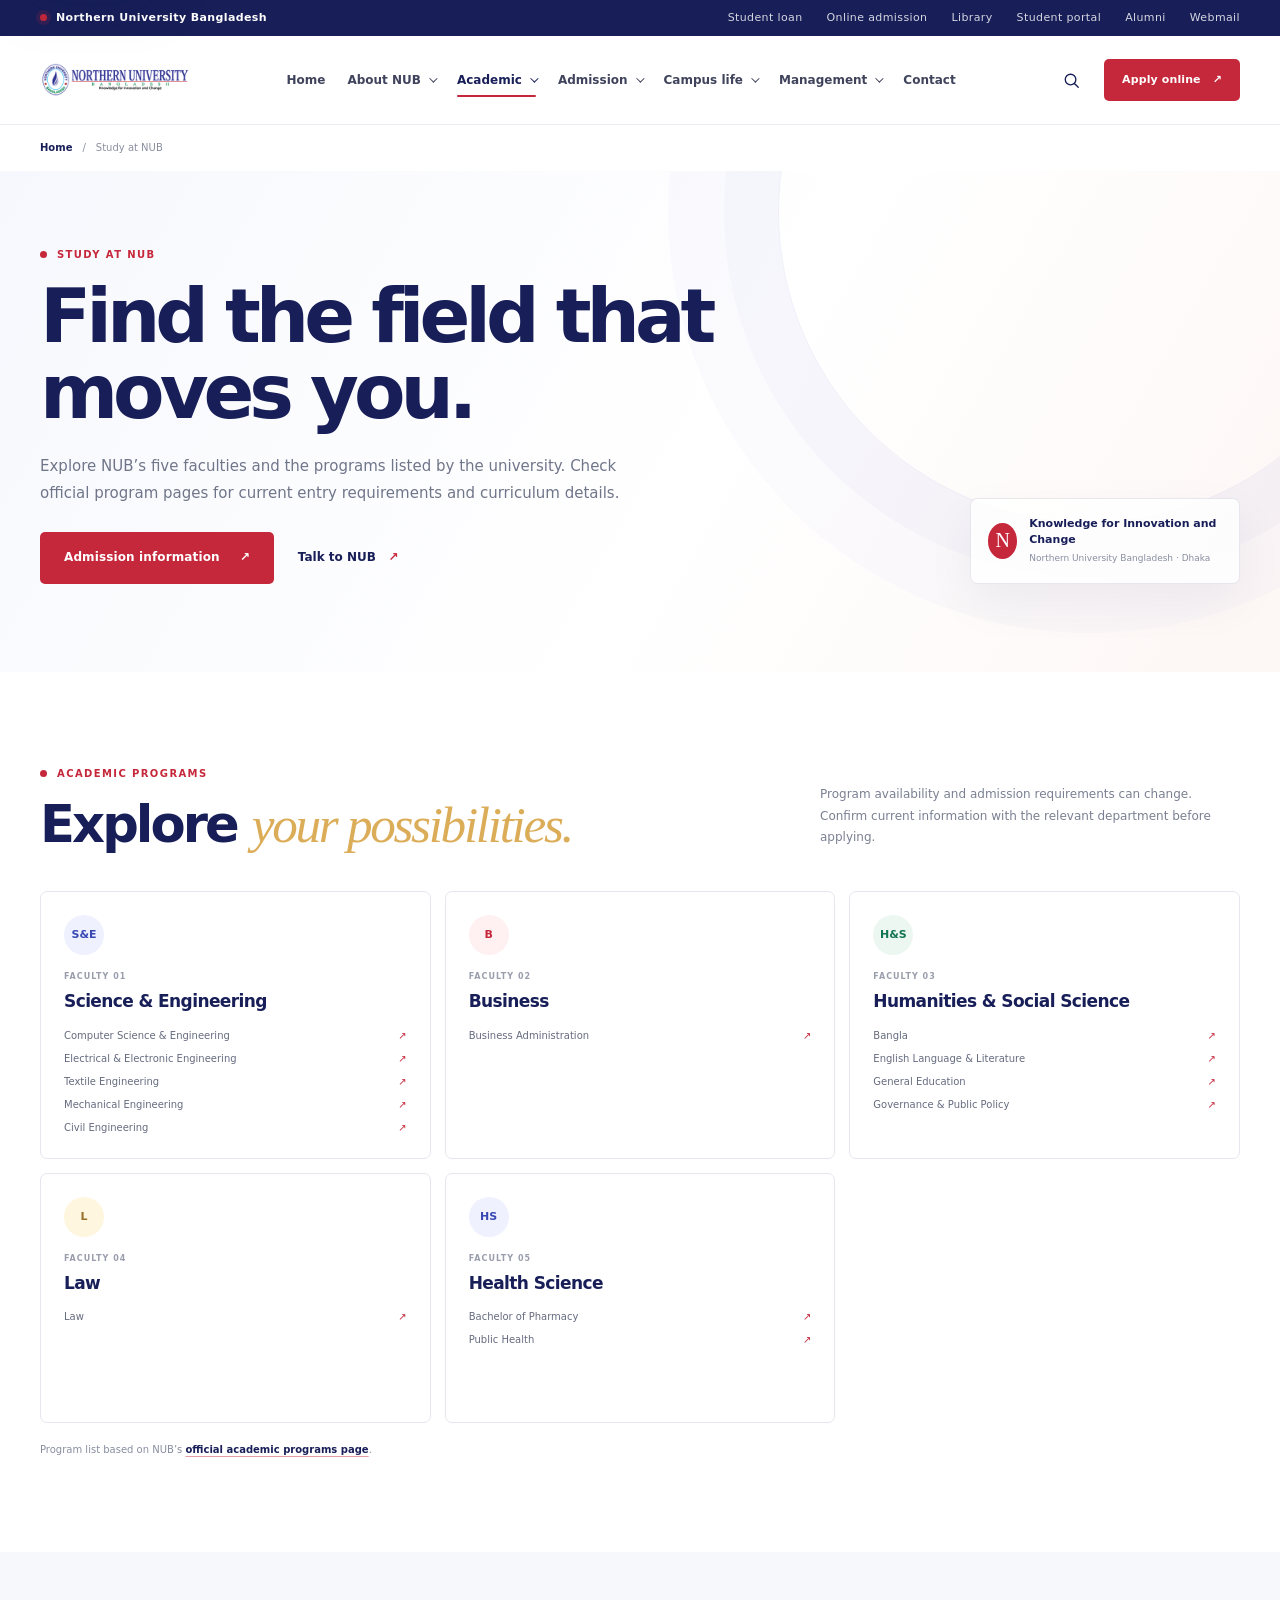
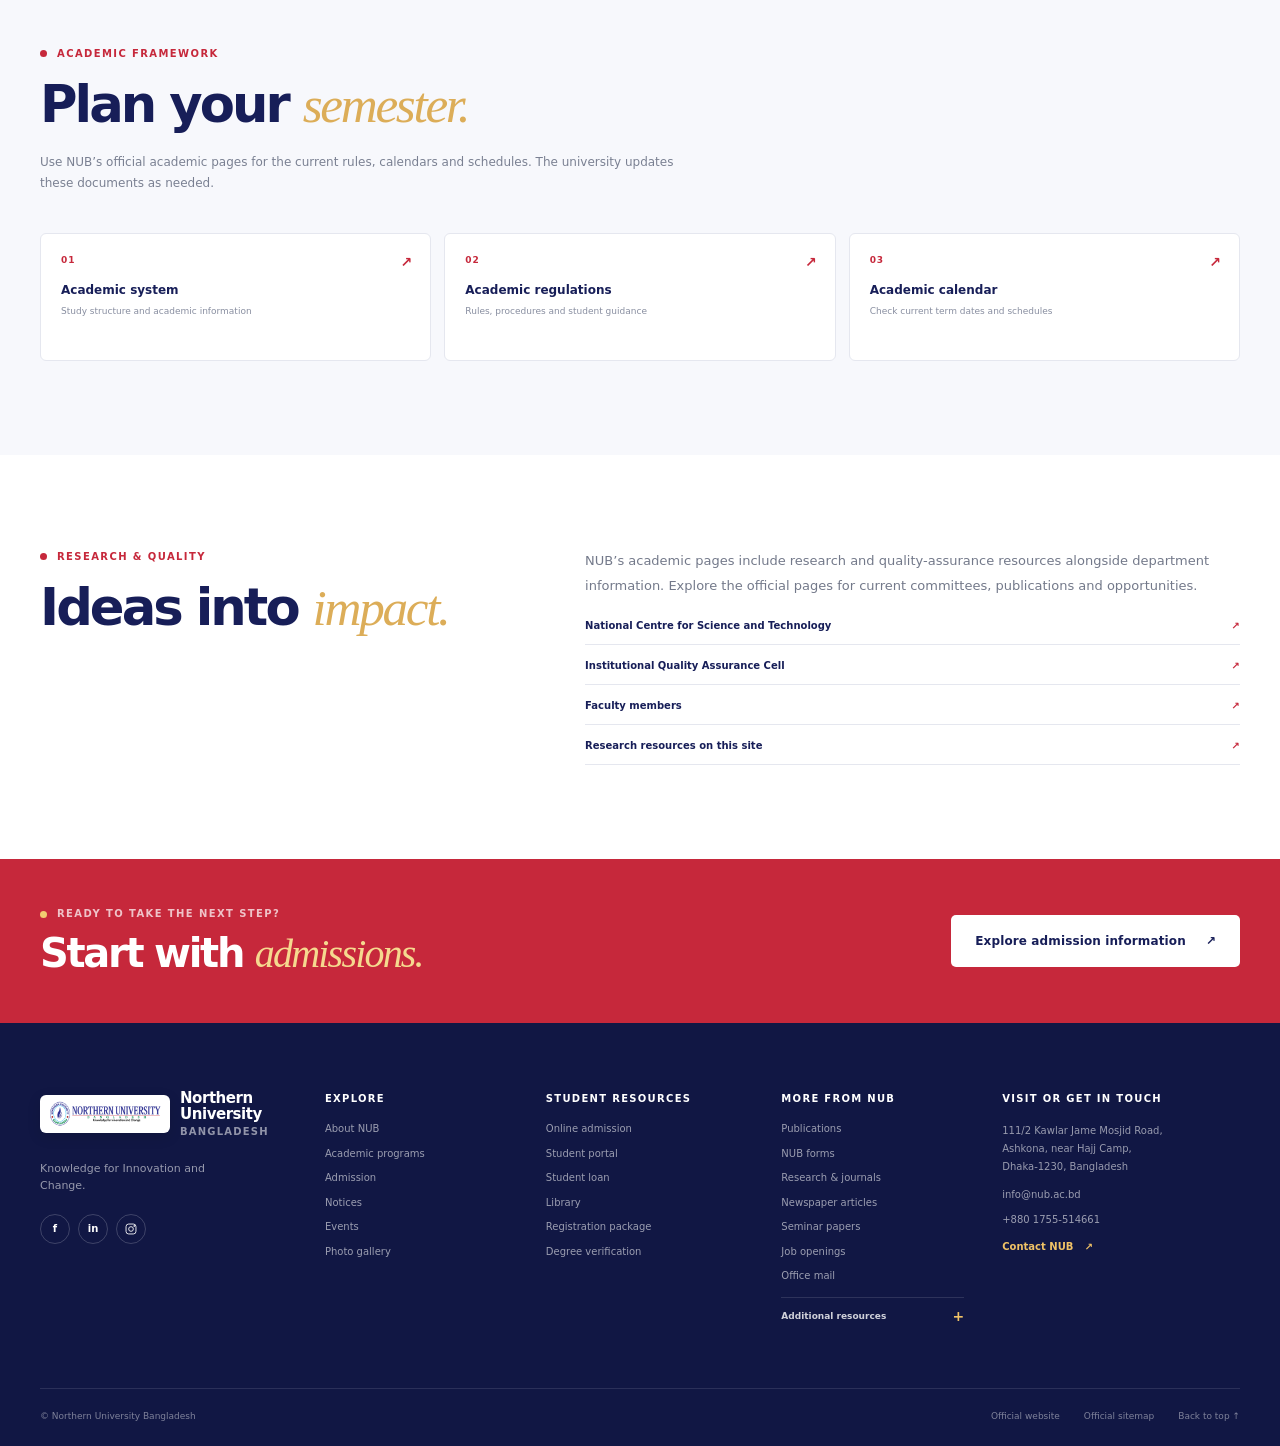
<file: academics.html>
<!doctype html>
<html lang="en">
<head>
  <meta charset="utf-8">
  <meta name="viewport" content="width=device-width, initial-scale=1">
  <meta name="theme-color" content="#171e58">
  <meta name="description" content="Explore NUB’s faculties, academic programs, research resources and current academic information.">
  <meta property="og:type" content="website">
  <meta property="og:title" content="Academics &amp; Programs | Northern University Bangladesh">
  <meta property="og:description" content="Explore NUB’s faculties, academic programs, research resources and current academic information.">
  <title>Academics &amp; Programs | Northern University Bangladesh</title>
  <link rel="icon" href="public/assets/nub-logo.png" type="image/png">
  <link rel="stylesheet" href="styles.v2.css">
  <link rel="stylesheet" href="pages.css">
  <script src="script.js" defer></script>
</head>
<body>
  <a class="skip-link" href="#main">Skip to content</a>
  <div class="utility-bar">
    <div class="container utility-inner">
      <a class="utility-brand" href="index.html#top"><span class="utility-dot" aria-hidden="true"></span>Northern University Bangladesh</a>
      <nav class="utility-links" aria-label="Student shortcuts">
        <a href="https://nub.ac.bd/student_loan" target="_blank" rel="noreferrer">Student loan</a>
        <a href="admissions.html#apply">Online admission</a>
        <a href="campus-life.html#library">Library</a>
        <a href="resources.html#student-portal">Student portal</a>
        <a href="https://alumni.nub.ac.bd/" target="_blank" rel="noreferrer">Alumni</a>
        <a href="https://portal.office.com/" target="_blank" rel="noreferrer">Webmail</a>
      </nav>
    </div>
  </div>
  <header class="site-header" id="top">
    <div class="container header-inner">
      <a class="brand" href="index.html#top" aria-label="Northern University Bangladesh home">
        <img src="public/assets/nub-logo.png" alt="Northern University Bangladesh emblem" width="190" height="43">
      </a>
      <button class="mobile-menu-toggle" type="button" aria-expanded="false" aria-controls="primary-nav" aria-label="Open navigation"><span></span><span></span><span></span></button>
      <nav class="primary-nav" id="primary-nav" aria-label="Main navigation">
        <ul class="nav-list">
          <li><a class="nav-link" href="index.html#top">Home</a></li>
          <li class="nav-item">
            <button class="nav-link nav-trigger" type="button" aria-expanded="false" aria-controls="menu-about">About NUB <span class="chevron" aria-hidden="true"></span></button>
            <div class="dropdown-menu" id="menu-about" hidden>
              <p class="dropdown-label">Discover NUB</p>
              <a href="about.html#history">About &amp; history</a>
              <a href="about.html#vision">Vision &amp; mission</a>
              <a href="about.html#leadership">Message from the Chairman</a>
              <a href="about.html#leadership">Message from the Vice-Chancellor</a>
              <a href="academics.html#faculties">Faculties</a>
            </div>
          </li>
          <li class="nav-item">
            <button class="nav-link nav-trigger active" type="button" aria-expanded="false" aria-controls="menu-academic">Academic <span class="chevron" aria-hidden="true"></span></button>
            <div class="dropdown-menu" id="menu-academic" hidden>
              <p class="dropdown-label">Teaching &amp; research</p>
              <a href="academics.html#programs">Academic programs</a>
              <a href="academics.html#academic-framework">Academic system</a>
              <a href="academics.html#academic-framework">Academic regulations</a>
              <a href="academics.html#calendar">Academic calendar</a>
              <a href="academics.html#faculty">Faculty members</a>
              <a href="academics.html#research">NCST</a>
              <a href="academics.html#quality">IQAC</a>
            </div>
          </li>
          <li class="nav-item">
            <button class="nav-link nav-trigger" type="button" aria-expanded="false" aria-controls="menu-admission">Admission <span class="chevron" aria-hidden="true"></span></button>
            <div class="dropdown-menu" id="menu-admission" hidden>
              <p class="dropdown-label">Take your next step</p>
              <a href="admissions.html#requirements">Admission information</a>
              <a href="admissions.html#why-nub">Why study at NUB?</a>
              <a href="admissions.html#apply">Apply online</a>
              <a href="admissions.html#contact">Admission office</a>
            </div>
          </li>
          <li class="nav-item">
            <button class="nav-link nav-trigger" type="button" aria-expanded="false" aria-controls="menu-campus">Campus life <span class="chevron" aria-hidden="true"></span></button>
            <div class="dropdown-menu dropdown-wide" id="menu-campus" hidden>
              <p class="dropdown-label">A place to belong</p>
              <a href="campus-life.html#student-support">Student affairs</a>
              <a href="campus-life.html#facilities">Cafeteria</a>
              <a href="campus-life.html#facilities">Fitness center</a>
              <a href="campus-life.html#library">Library</a>
              <a href="campus-life.html#learning">Learning resources</a>
              <a href="academics.html#academic-framework">Teaching methodology</a>
              <a href="campus-life.html#facilities">Other facilities</a>
              <a href="campus-life.html#gallery">Photo gallery</a>
            </div>
          </li>
          <li class="nav-item">
            <button class="nav-link nav-trigger" type="button" aria-expanded="false" aria-controls="menu-management">Management <span class="chevron" aria-hidden="true"></span></button>
            <div class="dropdown-menu dropdown-wide" id="menu-management" hidden>
              <p class="dropdown-label">Leadership &amp; governance</p>
              <a href="management.html#trustees">Board of Trustees</a>
              <a href="management.html#syndicate">Syndicate</a>
              <a href="management.html#council">Academic Council</a>
              <a href="management.html#executives">Executives</a>
              <a href="management.html#leadership">Chancellor &amp; top executives</a>
            </div>
          </li>
          <li><a class="nav-link" href="contact.html">Contact</a></li>
        </ul>
        <div class="mobile-nav-footer">
          <a href="admissions.html#apply">Online admission <span aria-hidden="true">↗</span></a>
          <a href="https://nub.ac.bd/student_loan" target="_blank" rel="noreferrer">Student loan <span aria-hidden="true">↗</span></a>
        </div>
      </nav>
      <div class="header-actions">
        <button class="search-trigger" type="button" aria-label="Search NUB links" aria-haspopup="dialog" aria-controls="search-dialog">
          <svg viewBox="0 0 24 24" aria-hidden="true"><circle cx="10.8" cy="10.8" r="6.7"></circle><path d="m16 16 4.5 4.5"></path></svg>
        </button>
        <a class="button button-small button-red" href="admissions.html#apply">Apply online <span aria-hidden="true">↗</span></a>
      </div>
    </div>
  </header>

  <dialog class="search-dialog" id="search-dialog" aria-labelledby="search-title">
    <form method="dialog" class="search-dialog-head">
      <div><p class="eyebrow">Find your way</p><h2 id="search-title">Search NUB</h2></div>
      <button class="dialog-close" aria-label="Close search">×</button>
    </form>
    <label class="search-field">
      <span class="sr-only">Search pages and resources</span>
      <svg viewBox="0 0 24 24" aria-hidden="true"><circle cx="10.8" cy="10.8" r="6.7"></circle><path d="m16 16 4.5 4.5"></path></svg>
      <input id="site-search" type="search" placeholder="Try ‘library’ or ‘academic calendar’" autocomplete="off">
    </label>
    <p class="search-hint">Search the university’s most-used pages and student services.</p>
    <div class="search-results" id="search-results" aria-live="polite"></div>
  </dialog>


  <main class="page-main" id="main">

    <div class="container page-breadcrumbs"><a href="index.html">Home</a><span aria-hidden="true">/</span><span aria-current="page">Study at NUB</span></div>
    <section class="page-hero" aria-labelledby="page-title"><div class="container page-hero-grid"><div class="page-hero-copy"><p class="eyebrow"><span class="eyebrow-mark"></span>Study at NUB</p><h1 id="page-title">Find the field that moves you.</h1><p>Explore NUB’s five faculties and the programs listed by the university. Check official program pages for current entry requirements and curriculum details.</p><div class="page-hero-actions"><a class="button button-red" href="admissions.html">Admission information <span aria-hidden="true">↗</span></a><a class="page-hero-link" href="contact.html">Talk to NUB <span aria-hidden="true">↗</span></a></div></div><aside class="page-hero-note"><span class="hero-note-mark" aria-hidden="true">N</span><div><strong>Knowledge for Innovation and Change</strong><small>Northern University Bangladesh · Dhaka</small></div></aside></div></section>

      <section class="page-section" id="faculties" aria-labelledby="programs-title"><span class="page-anchor" id="programs"></span>
        <div class="container"><div class="section-intro section-intro-wide reveal"><div><p class="eyebrow"><span class="eyebrow-mark"></span>Academic programs</p><h2 id="programs-title">Explore <em>your possibilities.</em></h2></div><p class="section-summary">Program availability and admission requirements can change. Confirm current information with the relevant department before applying.</p></div>
          <div class="program-family-grid">
            <article class="program-family reveal" id="faculty-science"><span class="faculty-code faculty-code-blue">S&amp;E</span><p class="card-kicker">Faculty 01</p><h3>Science &amp; Engineering</h3><ul><li><a href="https://cse.nub.ac.bd/" target="_blank" rel="noreferrer">Computer Science &amp; Engineering <span aria-hidden="true">↗</span></a></li><li><a href="https://eee.nub.ac.bd/" target="_blank" rel="noreferrer">Electrical &amp; Electronic Engineering <span aria-hidden="true">↗</span></a></li><li><a href="https://textile.nub.ac.bd/" target="_blank" rel="noreferrer">Textile Engineering <span aria-hidden="true">↗</span></a></li><li><a href="https://nub.ac.bd/department/wx5lv3yf/mechanical-engineering" target="_blank" rel="noreferrer">Mechanical Engineering <span aria-hidden="true">↗</span></a></li><li><a href="https://nub.ac.bd/department/x4tjoieq/civil-engineering" target="_blank" rel="noreferrer">Civil Engineering <span aria-hidden="true">↗</span></a></li></ul></article>
            <article class="program-family reveal" id="faculty-business"><span class="faculty-code faculty-code-red">B</span><p class="card-kicker">Faculty 02</p><h3>Business</h3><ul><li><a href="https://business.nub.ac.bd/" target="_blank" rel="noreferrer">Business Administration <span aria-hidden="true">↗</span></a></li></ul></article>
            <article class="program-family reveal" id="faculty-humanities"><span class="faculty-code faculty-code-green">H&amp;S</span><p class="card-kicker">Faculty 03</p><h3>Humanities &amp; Social Science</h3><ul><li><a href="https://nub.ac.bd/academic/t3gwthgw/academic-programs#collapseOne3" target="_blank" rel="noreferrer">Bangla <span aria-hidden="true">↗</span></a></li><li><a href="https://nub.ac.bd/department/cago2ns5/english-language-&-literature" target="_blank" rel="noreferrer">English Language &amp; Literature <span aria-hidden="true">↗</span></a></li><li><a href="https://nub.ac.bd/department/xpc6gvpe/general-education" target="_blank" rel="noreferrer">General Education <span aria-hidden="true">↗</span></a></li><li><a href="https://nub.ac.bd/department/sefqviz6/governance-and-public-policy" target="_blank" rel="noreferrer">Governance &amp; Public Policy <span aria-hidden="true">↗</span></a></li></ul></article>
            <article class="program-family reveal" id="faculty-law"><span class="faculty-code faculty-code-gold">L</span><p class="card-kicker">Faculty 04</p><h3>Law</h3><ul><li><a href="https://law.nub.ac.bd/" target="_blank" rel="noreferrer">Law <span aria-hidden="true">↗</span></a></li></ul></article>
            <article class="program-family reveal" id="faculty-health"><span class="faculty-code faculty-code-blue">HS</span><p class="card-kicker">Faculty 05</p><h3>Health Science</h3><ul><li><a href="https://bph.nub.ac.bd/" target="_blank" rel="noreferrer">Bachelor of Pharmacy <span aria-hidden="true">↗</span></a></li><li><a href="https://mph.nub.ac.bd/" target="_blank" rel="noreferrer">Public Health <span aria-hidden="true">↗</span></a></li></ul></article>
          </div>
          <p class="source-note">Program list based on NUB’s <a href="https://nub.ac.bd/academic/t3gwthgw/academic-programs" target="_blank" rel="noreferrer">official academic programs page</a>.</p>
        </div>
      </section>
      <section class="page-section page-section-tint" id="academic-framework" aria-labelledby="framework-title">
        <div class="container"><div class="section-intro reveal"><p class="eyebrow"><span class="eyebrow-mark"></span>Academic framework</p><h2 id="framework-title">Plan your <em>semester.</em></h2><p class="section-summary section-summary-wide">Use NUB’s official academic pages for the current rules, calendars and schedules. The university updates these documents as needed.</p></div>
          <div class="link-card-grid">
            <a class="link-card reveal" href="https://nub.ac.bd/academic/aid3rqrn/academic-system" target="_blank" rel="noreferrer"><span>01</span><strong>Academic system</strong><small>Study structure and academic information</small><b aria-hidden="true">↗</b></a>
            <a class="link-card reveal" href="https://nub.ac.bd/academic/w5rkklgr/academic-regulations" target="_blank" rel="noreferrer"><span>02</span><strong>Academic regulations</strong><small>Rules, procedures and student guidance</small><b aria-hidden="true">↗</b></a>
            <a class="link-card reveal" id="calendar" href="https://nub.ac.bd/academic/n8fepmzd/academic-calendar" target="_blank" rel="noreferrer"><span>03</span><strong>Academic calendar</strong><small>Check current term dates and schedules</small><b aria-hidden="true">↗</b></a>
          </div>
        </div>
      </section>
      <section class="page-section" id="research" aria-labelledby="research-title">
        <div class="container split-layout"><div class="section-intro reveal"><p class="eyebrow"><span class="eyebrow-mark"></span>Research &amp; quality</p><h2 id="research-title">Ideas into <em>impact.</em></h2></div><div class="prose reveal"><p>NUB’s academic pages include research and quality-assurance resources alongside department information. Explore the official pages for current committees, publications and opportunities.</p><div class="inline-links"><a href="https://nub.ac.bd/academic/d7v6bj1o/ncst" target="_blank" rel="noreferrer">National Centre for Science and Technology <span aria-hidden="true">↗</span></a><a id="quality" href="https://nub.ac.bd/iqac" target="_blank" rel="noreferrer">Institutional Quality Assurance Cell <span aria-hidden="true">↗</span></a><a id="faculty" href="https://www.nub.ac.bd/nub/members" target="_blank" rel="noreferrer">Faculty members <span aria-hidden="true">↗</span></a><a href="resources.html#research">Research resources on this site <span aria-hidden="true">↗</span></a></div></div></div>
      </section>
      <section class="page-cta"><div class="container page-cta-inner"><div><p class="eyebrow eyebrow-light"><span class="eyebrow-mark"></span>Ready to take the next step?</p><h2>Start with <em>admissions.</em></h2></div><a class="button button-light" href="admissions.html">Explore admission information <span aria-hidden="true">↗</span></a></div></section>
  </main>
  <footer class="site-footer" id="site-map">
    <div class="container footer-main">
      <div class="footer-brand-column">
        <a class="brand brand-footer" href="index.html#top" aria-label="Northern University Bangladesh home">
          <img src="public/assets/nub-logo.png" alt="" width="190" height="43">
          <span class="brand-name"><strong>Northern University</strong><span>Bangladesh</span></span>
        </a>
        <p>Knowledge for Innovation and Change.</p>
        <div class="social-links" aria-label="Social media">
          <a href="https://www.facebook.com/nub.ac.bd" target="_blank" rel="noreferrer" aria-label="Facebook">f</a>
          <a href="https://www.linkedin.com/company/67929129/" target="_blank" rel="noreferrer" aria-label="LinkedIn">in</a>
          <a href="https://www.instagram.com/northernuniversitybangladesh/" target="_blank" rel="noreferrer" aria-label="Instagram"><svg viewBox="0 0 24 24" aria-hidden="true"><rect x="3.5" y="3.5" width="17" height="17" rx="4.5"></rect><circle cx="12" cy="12" r="4"></circle><circle class="instagram-dot" cx="17.5" cy="6.8" r=".8"></circle></svg></a>
        </div>
      </div>
      <div class="footer-column">
        <h2>Explore</h2>
        <a href="about.html#history">About NUB</a>
        <a href="academics.html#programs">Academic programs</a>
        <a href="admissions.html#requirements">Admission</a>
        <a href="updates.html#notices">Notices</a>
        <a href="updates.html#events">Events</a>
        <a href="campus-life.html#gallery">Photo gallery</a>
      </div>
      <div class="footer-column">
        <h2>Student resources</h2>
        <a href="admissions.html#apply">Online admission</a>
        <a href="resources.html#student-portal">Student portal</a>
        <a href="https://nub.ac.bd/student_loan" target="_blank" rel="noreferrer">Student loan</a>
        <a href="campus-life.html#library">Library</a>
        <a href="resources.html#registration">Registration package</a>
        <a href="https://verification.nub.ac.bd/" target="_blank" rel="noreferrer">Degree verification</a>
      </div>
      <div class="footer-column">
        <h2>More from NUB</h2>
        <a href="resources.html#research">Publications</a>
        <a href="resources.html#forms">NUB forms</a>
        <a href="resources.html#research">Research &amp; journals</a>
        <a href="updates.html#news">Newspaper articles</a>
        <a href="resources.html#research">Seminar papers</a>
        <a href="resources.html#careers">Job openings</a>
        <a href="https://portal.office.com/" target="_blank" rel="noreferrer">Office mail</a>
        <details class="footer-details">
          <summary>Additional resources <span aria-hidden="true">+</span></summary>
          <div>
            <a href="management.html#executives">Administrative staff</a>
            <a href="resources.html#it-support">IT department</a>
            <a href="resources.html#it-support">NUB backoffice ERP</a>
            <a href="resources.html#it-support">NUB academic ERP</a>
            <a href="https://nub.ac.bd/assets/images//about/untitled%20folder/Sexual.pdf" target="_blank" rel="noreferrer">Sexual Harassment Committee</a>
            <a href="https://nub.ac.bd/assets/images//untitled%20folder%204/Newsletter_Vol-2_Issue-2.pdf" target="_blank" rel="noreferrer">Newsletters</a>
            <a href="https://nub.ac.bd/assets/images//library/Calender%202026/Booklet%20Print%20Ready.pdf" target="_blank" rel="noreferrer">Download brochure</a>
            <a href="https://ugc.gov.bd/" target="_blank" rel="noreferrer">University Grants Commission</a>
            <a href="https://moedu.gov.bd/" target="_blank" rel="noreferrer">Ministry of Education</a>
            <a href="https://www.999.gov.bd/" target="_blank" rel="noreferrer">National emergency service</a>
          </div>
        </details>
      </div>
      <div class="footer-contact">
        <h2>Visit or get in touch</h2>
        <p>111/2 Kawlar Jame Mosjid Road,<br>Ashkona, near Hajj Camp,<br>Dhaka-1230, Bangladesh</p>
        <a href="mailto:info@nub.ac.bd">info@nub.ac.bd</a>
        <a href="tel:+8801755514661">+880 1755-514661</a>
        <a class="footer-contact-link" href="contact.html">Contact NUB <span aria-hidden="true">↗</span></a>
      </div>
    </div>
    <div class="container footer-bottom">
      <span>© Northern University Bangladesh</span>
      <div><a href="https://nub.ac.bd/" target="_blank" rel="noreferrer">Official website</a><a href="sitemap.xml">Official sitemap</a><a href="index.html#top">Back to top ↑</a></div>
    </div>
  </footer>
  <button class="back-to-top" type="button" aria-label="Back to top">↑</button>

</body>
</html>
</file>
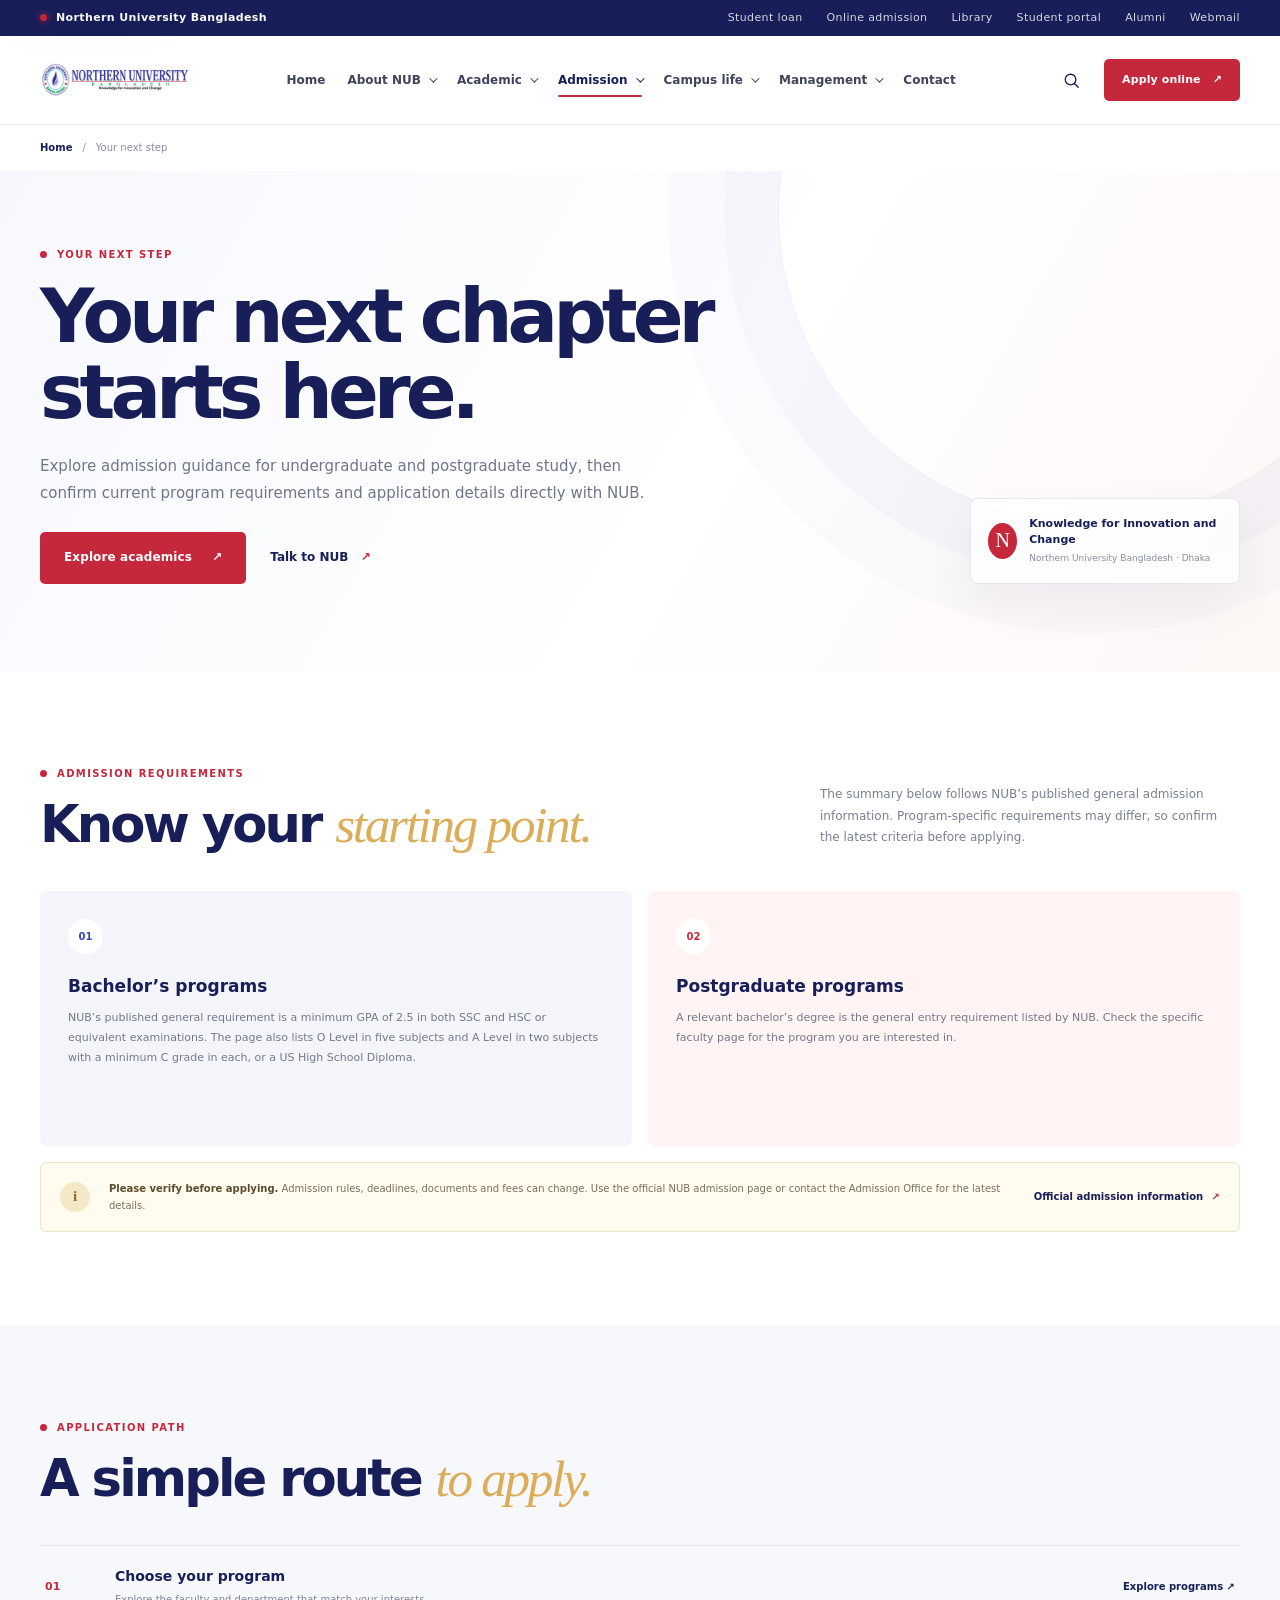
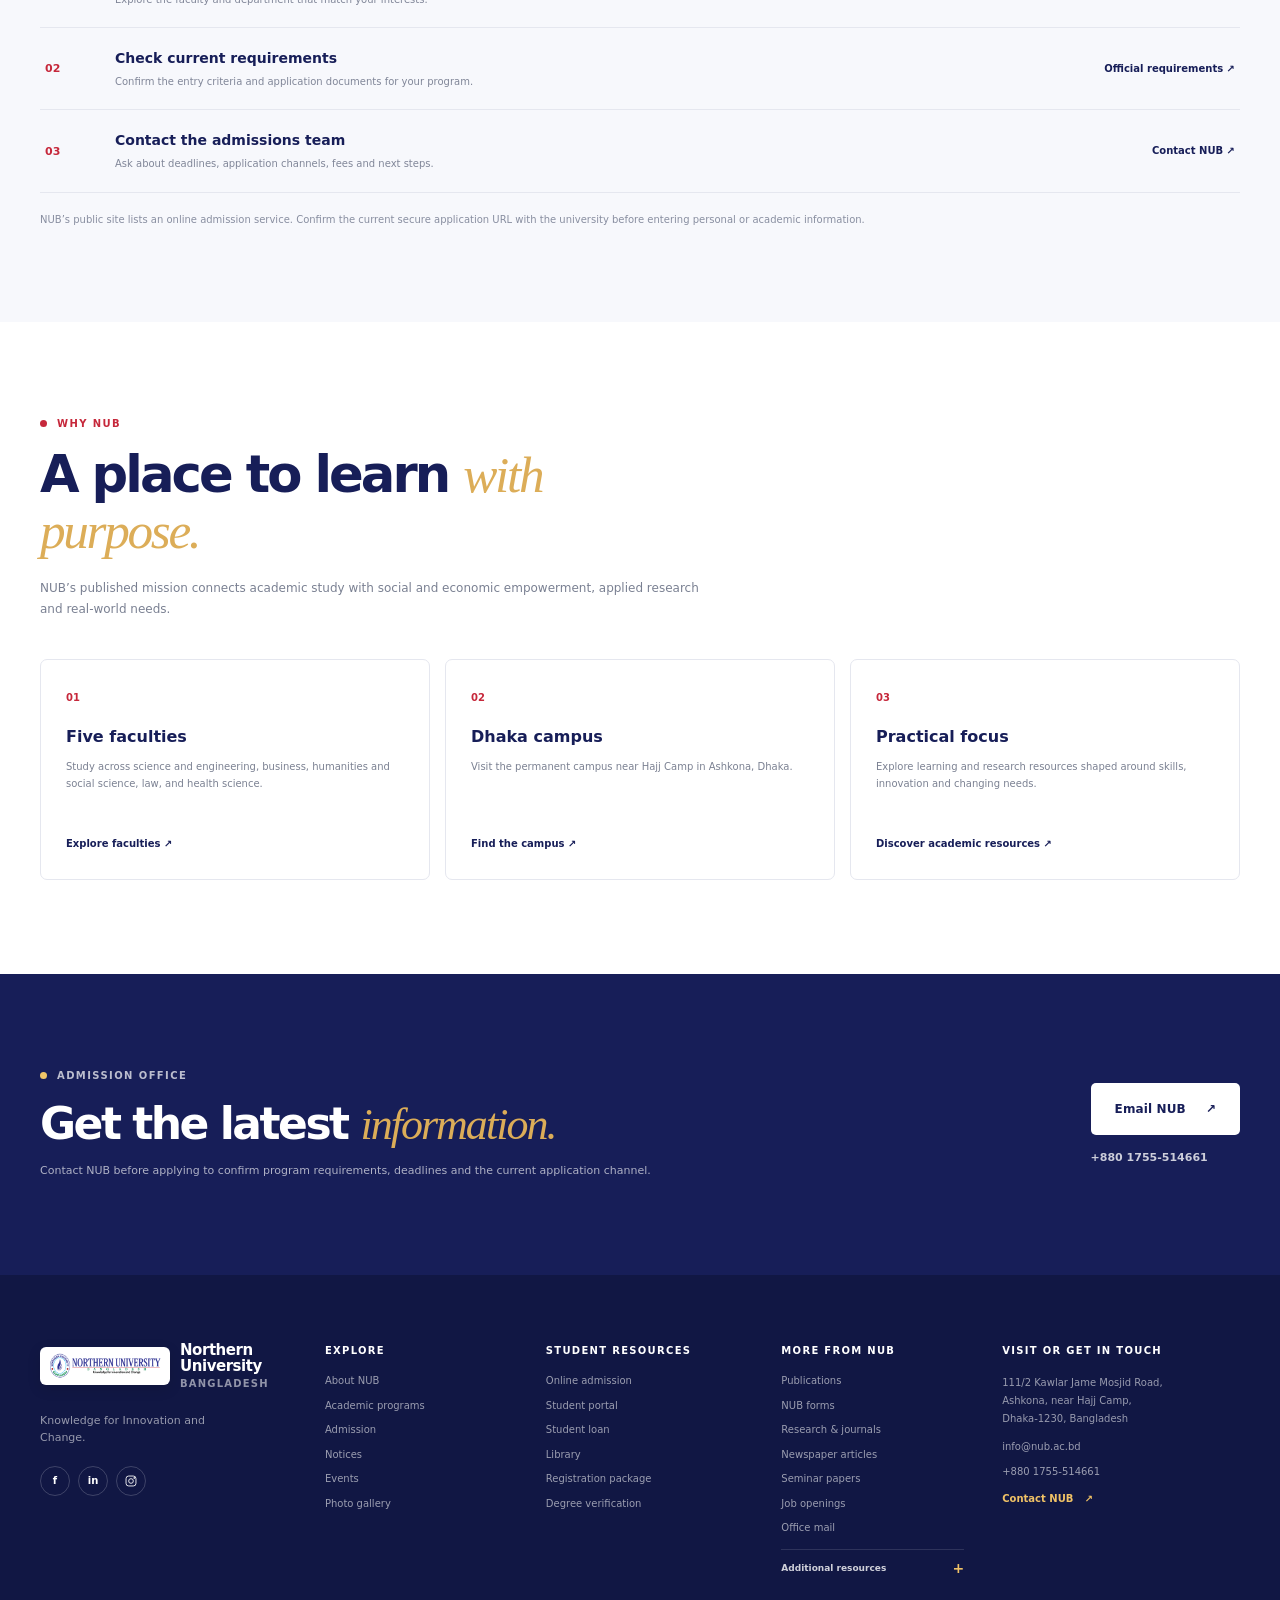
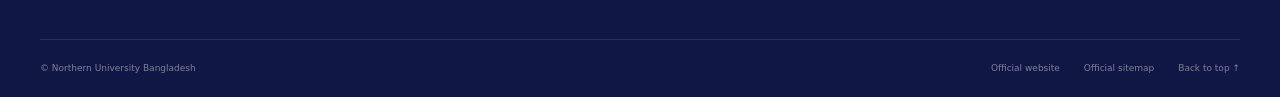
<file: admissions.html>
<!doctype html>
<html lang="en">
<head>
  <meta charset="utf-8">
  <meta name="viewport" content="width=device-width, initial-scale=1">
  <meta name="theme-color" content="#171e58">
  <meta name="description" content="Review NUB admission requirements, application guidance and ways to contact the admissions team.">
  <meta property="og:type" content="website">
  <meta property="og:title" content="Admissions | Northern University Bangladesh">
  <meta property="og:description" content="Review NUB admission requirements, application guidance and ways to contact the admissions team.">
  <title>Admissions | Northern University Bangladesh</title>
  <link rel="icon" href="public/assets/nub-logo.png" type="image/png">
  <link rel="stylesheet" href="styles.v2.css">
  <link rel="stylesheet" href="pages.css">
  <script src="script.js" defer></script>
</head>
<body>
  <a class="skip-link" href="#main">Skip to content</a>
  <div class="utility-bar">
    <div class="container utility-inner">
      <a class="utility-brand" href="index.html#top"><span class="utility-dot" aria-hidden="true"></span>Northern University Bangladesh</a>
      <nav class="utility-links" aria-label="Student shortcuts">
        <a href="https://nub.ac.bd/student_loan" target="_blank" rel="noreferrer">Student loan</a>
        <a href="admissions.html#apply">Online admission</a>
        <a href="campus-life.html#library">Library</a>
        <a href="resources.html#student-portal">Student portal</a>
        <a href="https://alumni.nub.ac.bd/" target="_blank" rel="noreferrer">Alumni</a>
        <a href="https://portal.office.com/" target="_blank" rel="noreferrer">Webmail</a>
      </nav>
    </div>
  </div>
  <header class="site-header" id="top">
    <div class="container header-inner">
      <a class="brand" href="index.html#top" aria-label="Northern University Bangladesh home">
        <img src="public/assets/nub-logo.png" alt="Northern University Bangladesh emblem" width="190" height="43">
      </a>
      <button class="mobile-menu-toggle" type="button" aria-expanded="false" aria-controls="primary-nav" aria-label="Open navigation"><span></span><span></span><span></span></button>
      <nav class="primary-nav" id="primary-nav" aria-label="Main navigation">
        <ul class="nav-list">
          <li><a class="nav-link" href="index.html#top">Home</a></li>
          <li class="nav-item">
            <button class="nav-link nav-trigger" type="button" aria-expanded="false" aria-controls="menu-about">About NUB <span class="chevron" aria-hidden="true"></span></button>
            <div class="dropdown-menu" id="menu-about" hidden>
              <p class="dropdown-label">Discover NUB</p>
              <a href="about.html#history">About &amp; history</a>
              <a href="about.html#vision">Vision &amp; mission</a>
              <a href="about.html#leadership">Message from the Chairman</a>
              <a href="about.html#leadership">Message from the Vice-Chancellor</a>
              <a href="academics.html#faculties">Faculties</a>
            </div>
          </li>
          <li class="nav-item">
            <button class="nav-link nav-trigger" type="button" aria-expanded="false" aria-controls="menu-academic">Academic <span class="chevron" aria-hidden="true"></span></button>
            <div class="dropdown-menu" id="menu-academic" hidden>
              <p class="dropdown-label">Teaching &amp; research</p>
              <a href="academics.html#programs">Academic programs</a>
              <a href="academics.html#academic-framework">Academic system</a>
              <a href="academics.html#academic-framework">Academic regulations</a>
              <a href="academics.html#calendar">Academic calendar</a>
              <a href="academics.html#faculty">Faculty members</a>
              <a href="academics.html#research">NCST</a>
              <a href="academics.html#quality">IQAC</a>
            </div>
          </li>
          <li class="nav-item">
            <button class="nav-link nav-trigger active" type="button" aria-expanded="false" aria-controls="menu-admission">Admission <span class="chevron" aria-hidden="true"></span></button>
            <div class="dropdown-menu" id="menu-admission" hidden>
              <p class="dropdown-label">Take your next step</p>
              <a href="admissions.html#requirements">Admission information</a>
              <a href="admissions.html#why-nub">Why study at NUB?</a>
              <a href="admissions.html#apply">Apply online</a>
              <a href="admissions.html#contact">Admission office</a>
            </div>
          </li>
          <li class="nav-item">
            <button class="nav-link nav-trigger" type="button" aria-expanded="false" aria-controls="menu-campus">Campus life <span class="chevron" aria-hidden="true"></span></button>
            <div class="dropdown-menu dropdown-wide" id="menu-campus" hidden>
              <p class="dropdown-label">A place to belong</p>
              <a href="campus-life.html#student-support">Student affairs</a>
              <a href="campus-life.html#facilities">Cafeteria</a>
              <a href="campus-life.html#facilities">Fitness center</a>
              <a href="campus-life.html#library">Library</a>
              <a href="campus-life.html#learning">Learning resources</a>
              <a href="academics.html#academic-framework">Teaching methodology</a>
              <a href="campus-life.html#facilities">Other facilities</a>
              <a href="campus-life.html#gallery">Photo gallery</a>
            </div>
          </li>
          <li class="nav-item">
            <button class="nav-link nav-trigger" type="button" aria-expanded="false" aria-controls="menu-management">Management <span class="chevron" aria-hidden="true"></span></button>
            <div class="dropdown-menu dropdown-wide" id="menu-management" hidden>
              <p class="dropdown-label">Leadership &amp; governance</p>
              <a href="management.html#trustees">Board of Trustees</a>
              <a href="management.html#syndicate">Syndicate</a>
              <a href="management.html#council">Academic Council</a>
              <a href="management.html#executives">Executives</a>
              <a href="management.html#leadership">Chancellor &amp; top executives</a>
            </div>
          </li>
          <li><a class="nav-link" href="contact.html">Contact</a></li>
        </ul>
        <div class="mobile-nav-footer">
          <a href="admissions.html#apply">Online admission <span aria-hidden="true">↗</span></a>
          <a href="https://nub.ac.bd/student_loan" target="_blank" rel="noreferrer">Student loan <span aria-hidden="true">↗</span></a>
        </div>
      </nav>
      <div class="header-actions">
        <button class="search-trigger" type="button" aria-label="Search NUB links" aria-haspopup="dialog" aria-controls="search-dialog">
          <svg viewBox="0 0 24 24" aria-hidden="true"><circle cx="10.8" cy="10.8" r="6.7"></circle><path d="m16 16 4.5 4.5"></path></svg>
        </button>
        <a class="button button-small button-red" href="admissions.html#apply">Apply online <span aria-hidden="true">↗</span></a>
      </div>
    </div>
  </header>

  <dialog class="search-dialog" id="search-dialog" aria-labelledby="search-title">
    <form method="dialog" class="search-dialog-head">
      <div><p class="eyebrow">Find your way</p><h2 id="search-title">Search NUB</h2></div>
      <button class="dialog-close" aria-label="Close search">×</button>
    </form>
    <label class="search-field">
      <span class="sr-only">Search pages and resources</span>
      <svg viewBox="0 0 24 24" aria-hidden="true"><circle cx="10.8" cy="10.8" r="6.7"></circle><path d="m16 16 4.5 4.5"></path></svg>
      <input id="site-search" type="search" placeholder="Try ‘library’ or ‘academic calendar’" autocomplete="off">
    </label>
    <p class="search-hint">Search the university’s most-used pages and student services.</p>
    <div class="search-results" id="search-results" aria-live="polite"></div>
  </dialog>


  <main class="page-main" id="main">

    <div class="container page-breadcrumbs"><a href="index.html">Home</a><span aria-hidden="true">/</span><span aria-current="page">Your next step</span></div>
    <section class="page-hero" aria-labelledby="page-title"><div class="container page-hero-grid"><div class="page-hero-copy"><p class="eyebrow"><span class="eyebrow-mark"></span>Your next step</p><h1 id="page-title">Your next chapter starts here.</h1><p>Explore admission guidance for undergraduate and postgraduate study, then confirm current program requirements and application details directly with NUB.</p><div class="page-hero-actions"><a class="button button-red" href="academics.html#faculties">Explore academics <span aria-hidden="true">↗</span></a><a class="page-hero-link" href="contact.html">Talk to NUB <span aria-hidden="true">↗</span></a></div></div><aside class="page-hero-note"><span class="hero-note-mark" aria-hidden="true">N</span><div><strong>Knowledge for Innovation and Change</strong><small>Northern University Bangladesh · Dhaka</small></div></aside></div></section>

      <section class="page-section" id="requirements" aria-labelledby="requirements-title">
        <div class="container"><div class="section-intro section-intro-wide reveal"><div><p class="eyebrow"><span class="eyebrow-mark"></span>Admission requirements</p><h2 id="requirements-title">Know your <em>starting point.</em></h2></div><p class="section-summary">The summary below follows NUB’s published general admission information. Program-specific requirements may differ, so confirm the latest criteria before applying.</p></div>
          <div class="requirements-grid">
            <article class="requirement-card reveal"><span class="requirement-step">01</span><h3>Bachelor’s programs</h3><p>NUB’s published general requirement is a minimum GPA of 2.5 in both SSC and HSC or equivalent examinations. The page also lists O Level in five subjects and A Level in two subjects with a minimum C grade in each, or a US High School Diploma.</p></article>
            <article class="requirement-card requirement-card-red reveal"><span class="requirement-step">02</span><h3>Postgraduate programs</h3><p>A relevant bachelor’s degree is the general entry requirement listed by NUB. Check the specific faculty page for the program you are interested in.</p></article>
          </div>
          <div class="notice-band reveal"><span aria-hidden="true">i</span><p><strong>Please verify before applying.</strong> Admission rules, deadlines, documents and fees can change. Use the official NUB admission page or contact the Admission Office for the latest details.</p><a href="https://nub.ac.bd/admission/uy4d8iaf/admission-information" target="_blank" rel="noreferrer">Official admission information <span aria-hidden="true">↗</span></a></div>
        </div>
      </section>
      <section class="page-section page-section-tint" id="apply" aria-labelledby="apply-title">
        <div class="container"><div class="section-intro reveal"><p class="eyebrow"><span class="eyebrow-mark"></span>Application path</p><h2 id="apply-title">A simple route <em>to apply.</em></h2></div>
          <ol class="process-list"><li class="reveal"><span>01</span><div><h3>Choose your program</h3><p>Explore the faculty and department that match your interests.</p></div><a href="academics.html#faculties" aria-label="Explore NUB faculties">Explore programs ↗</a></li><li class="reveal"><span>02</span><div><h3>Check current requirements</h3><p>Confirm the entry criteria and application documents for your program.</p></div><a href="https://nub.ac.bd/admission/uy4d8iaf/admission-information" target="_blank" rel="noreferrer">Official requirements ↗</a></li><li class="reveal"><span>03</span><div><h3>Contact the admissions team</h3><p>Ask about deadlines, application channels, fees and next steps.</p></div><a href="contact.html#admission-office">Contact NUB ↗</a></li></ol>
          <p class="source-note">NUB’s public site lists an online admission service. Confirm the current secure application URL with the university before entering personal or academic information.</p>
        </div>
      </section>
      <section class="page-section" id="why-nub" aria-labelledby="why-title">
        <div class="container"><div class="section-intro reveal"><p class="eyebrow"><span class="eyebrow-mark"></span>Why NUB</p><h2 id="why-title">A place to learn <em>with purpose.</em></h2><p class="section-summary section-summary-wide">NUB’s published mission connects academic study with social and economic empowerment, applied research and real-world needs.</p></div>
          <div class="value-grid"><article class="value-card reveal"><span>01</span><h3>Five faculties</h3><p>Study across science and engineering, business, humanities and social science, law, and health science.</p><a href="academics.html#faculties">Explore faculties ↗</a></article><article class="value-card reveal"><span>02</span><h3>Dhaka campus</h3><p>Visit the permanent campus near Hajj Camp in Ashkona, Dhaka.</p><a href="contact.html#location">Find the campus ↗</a></article><article class="value-card reveal"><span>03</span><h3>Practical focus</h3><p>Explore learning and research resources shaped around skills, innovation and changing needs.</p><a href="academics.html#research">Discover academic resources ↗</a></article></div>
        </div>
      </section>
      <section class="page-section page-section-navy" id="contact" aria-labelledby="admission-contact-title"><div class="container contact-strip"><div><p class="eyebrow eyebrow-light"><span class="eyebrow-mark"></span>Admission Office</p><h2 id="admission-contact-title">Get the latest <em>information.</em></h2><p>Contact NUB before applying to confirm program requirements, deadlines and the current application channel.</p></div><div class="contact-strip-actions"><a class="button button-light" href="mailto:info@nub.ac.bd?subject=NUB%20admission%20enquiry">Email NUB <span aria-hidden="true">↗</span></a><a class="contact-strip-phone" href="tel:+8801755514661">+880 1755-514661</a></div></div></section>
  </main>
  <footer class="site-footer" id="site-map">
    <div class="container footer-main">
      <div class="footer-brand-column">
        <a class="brand brand-footer" href="index.html#top" aria-label="Northern University Bangladesh home">
          <img src="public/assets/nub-logo.png" alt="" width="190" height="43">
          <span class="brand-name"><strong>Northern University</strong><span>Bangladesh</span></span>
        </a>
        <p>Knowledge for Innovation and Change.</p>
        <div class="social-links" aria-label="Social media">
          <a href="https://www.facebook.com/nub.ac.bd" target="_blank" rel="noreferrer" aria-label="Facebook">f</a>
          <a href="https://www.linkedin.com/company/67929129/" target="_blank" rel="noreferrer" aria-label="LinkedIn">in</a>
          <a href="https://www.instagram.com/northernuniversitybangladesh/" target="_blank" rel="noreferrer" aria-label="Instagram"><svg viewBox="0 0 24 24" aria-hidden="true"><rect x="3.5" y="3.5" width="17" height="17" rx="4.5"></rect><circle cx="12" cy="12" r="4"></circle><circle class="instagram-dot" cx="17.5" cy="6.8" r=".8"></circle></svg></a>
        </div>
      </div>
      <div class="footer-column">
        <h2>Explore</h2>
        <a href="about.html#history">About NUB</a>
        <a href="academics.html#programs">Academic programs</a>
        <a href="admissions.html#requirements">Admission</a>
        <a href="updates.html#notices">Notices</a>
        <a href="updates.html#events">Events</a>
        <a href="campus-life.html#gallery">Photo gallery</a>
      </div>
      <div class="footer-column">
        <h2>Student resources</h2>
        <a href="admissions.html#apply">Online admission</a>
        <a href="resources.html#student-portal">Student portal</a>
        <a href="https://nub.ac.bd/student_loan" target="_blank" rel="noreferrer">Student loan</a>
        <a href="campus-life.html#library">Library</a>
        <a href="resources.html#registration">Registration package</a>
        <a href="https://verification.nub.ac.bd/" target="_blank" rel="noreferrer">Degree verification</a>
      </div>
      <div class="footer-column">
        <h2>More from NUB</h2>
        <a href="resources.html#research">Publications</a>
        <a href="resources.html#forms">NUB forms</a>
        <a href="resources.html#research">Research &amp; journals</a>
        <a href="updates.html#news">Newspaper articles</a>
        <a href="resources.html#research">Seminar papers</a>
        <a href="resources.html#careers">Job openings</a>
        <a href="https://portal.office.com/" target="_blank" rel="noreferrer">Office mail</a>
        <details class="footer-details">
          <summary>Additional resources <span aria-hidden="true">+</span></summary>
          <div>
            <a href="management.html#executives">Administrative staff</a>
            <a href="resources.html#it-support">IT department</a>
            <a href="resources.html#it-support">NUB backoffice ERP</a>
            <a href="resources.html#it-support">NUB academic ERP</a>
            <a href="https://nub.ac.bd/assets/images//about/untitled%20folder/Sexual.pdf" target="_blank" rel="noreferrer">Sexual Harassment Committee</a>
            <a href="https://nub.ac.bd/assets/images//untitled%20folder%204/Newsletter_Vol-2_Issue-2.pdf" target="_blank" rel="noreferrer">Newsletters</a>
            <a href="https://nub.ac.bd/assets/images//library/Calender%202026/Booklet%20Print%20Ready.pdf" target="_blank" rel="noreferrer">Download brochure</a>
            <a href="https://ugc.gov.bd/" target="_blank" rel="noreferrer">University Grants Commission</a>
            <a href="https://moedu.gov.bd/" target="_blank" rel="noreferrer">Ministry of Education</a>
            <a href="https://www.999.gov.bd/" target="_blank" rel="noreferrer">National emergency service</a>
          </div>
        </details>
      </div>
      <div class="footer-contact">
        <h2>Visit or get in touch</h2>
        <p>111/2 Kawlar Jame Mosjid Road,<br>Ashkona, near Hajj Camp,<br>Dhaka-1230, Bangladesh</p>
        <a href="mailto:info@nub.ac.bd">info@nub.ac.bd</a>
        <a href="tel:+8801755514661">+880 1755-514661</a>
        <a class="footer-contact-link" href="contact.html">Contact NUB <span aria-hidden="true">↗</span></a>
      </div>
    </div>
    <div class="container footer-bottom">
      <span>© Northern University Bangladesh</span>
      <div><a href="https://nub.ac.bd/" target="_blank" rel="noreferrer">Official website</a><a href="sitemap.xml">Official sitemap</a><a href="index.html#top">Back to top ↑</a></div>
    </div>
  </footer>
  <button class="back-to-top" type="button" aria-label="Back to top">↑</button>

</body>
</html>
</file>
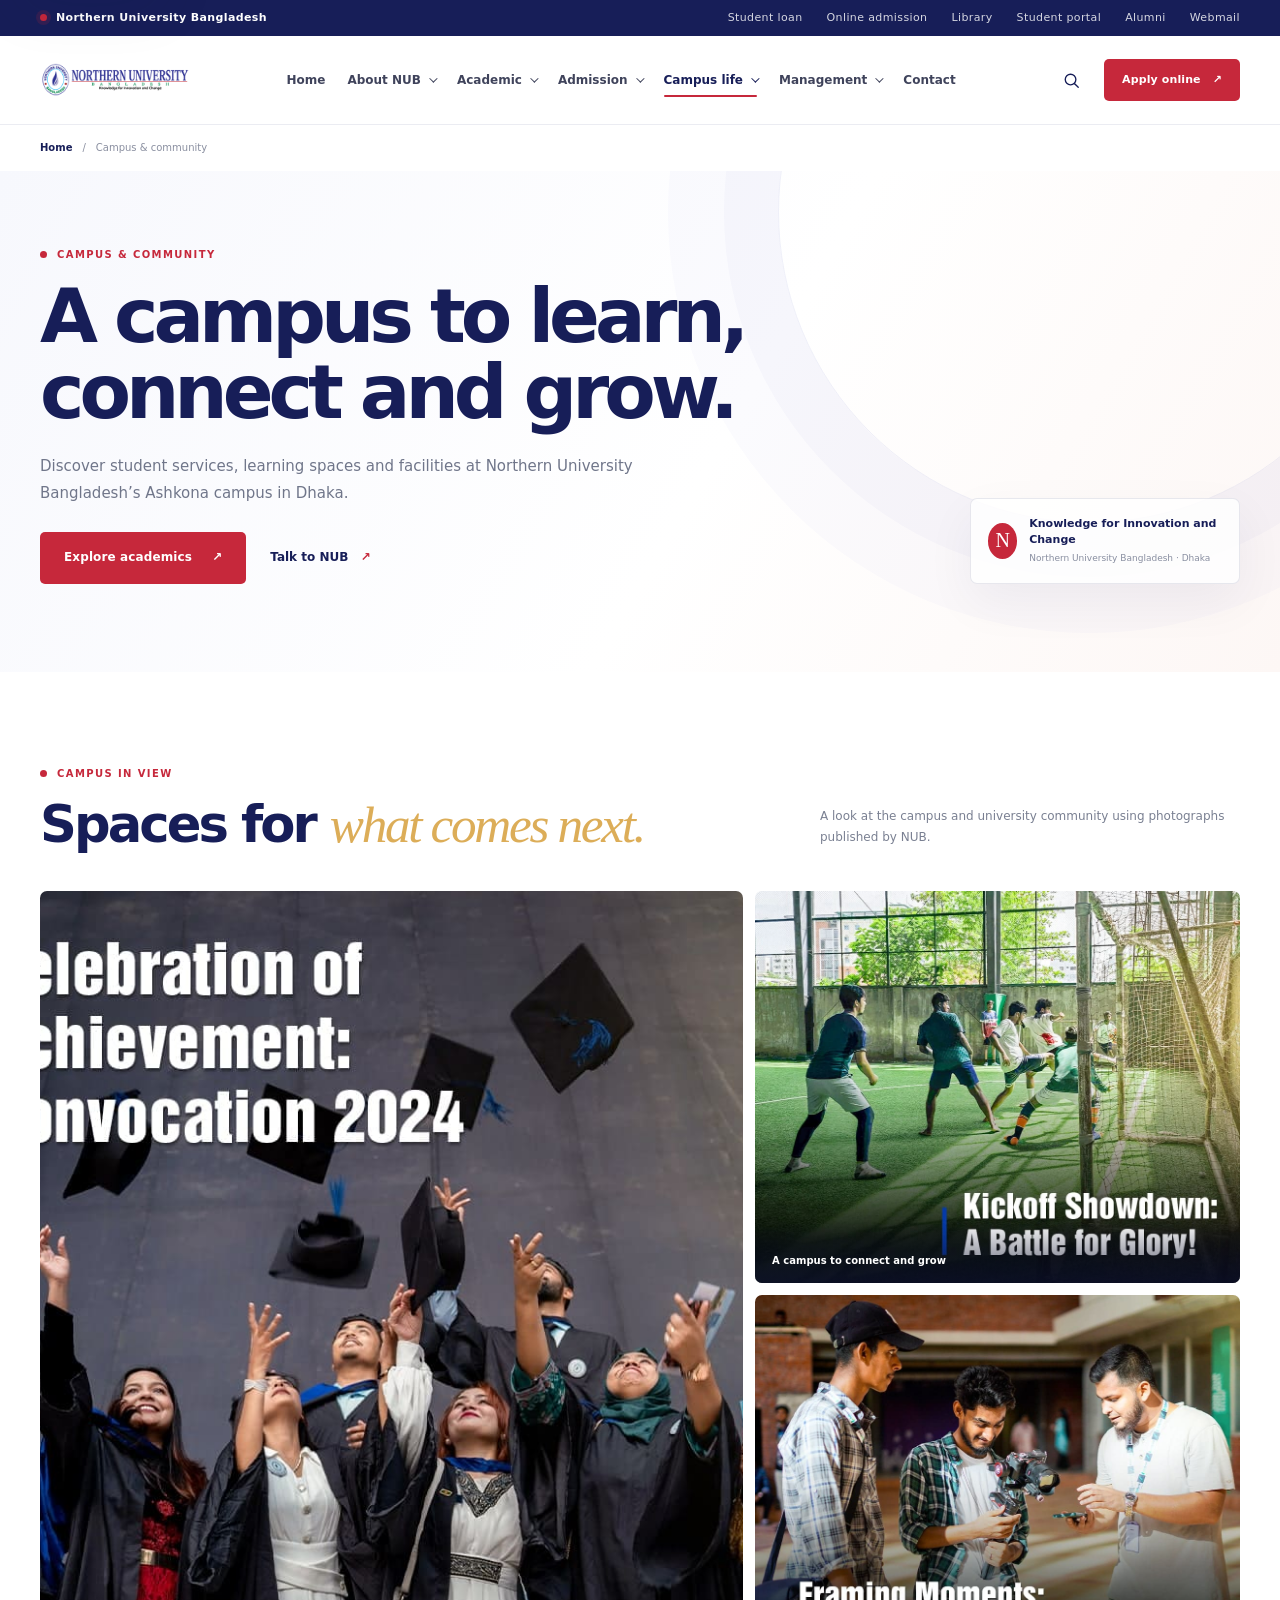
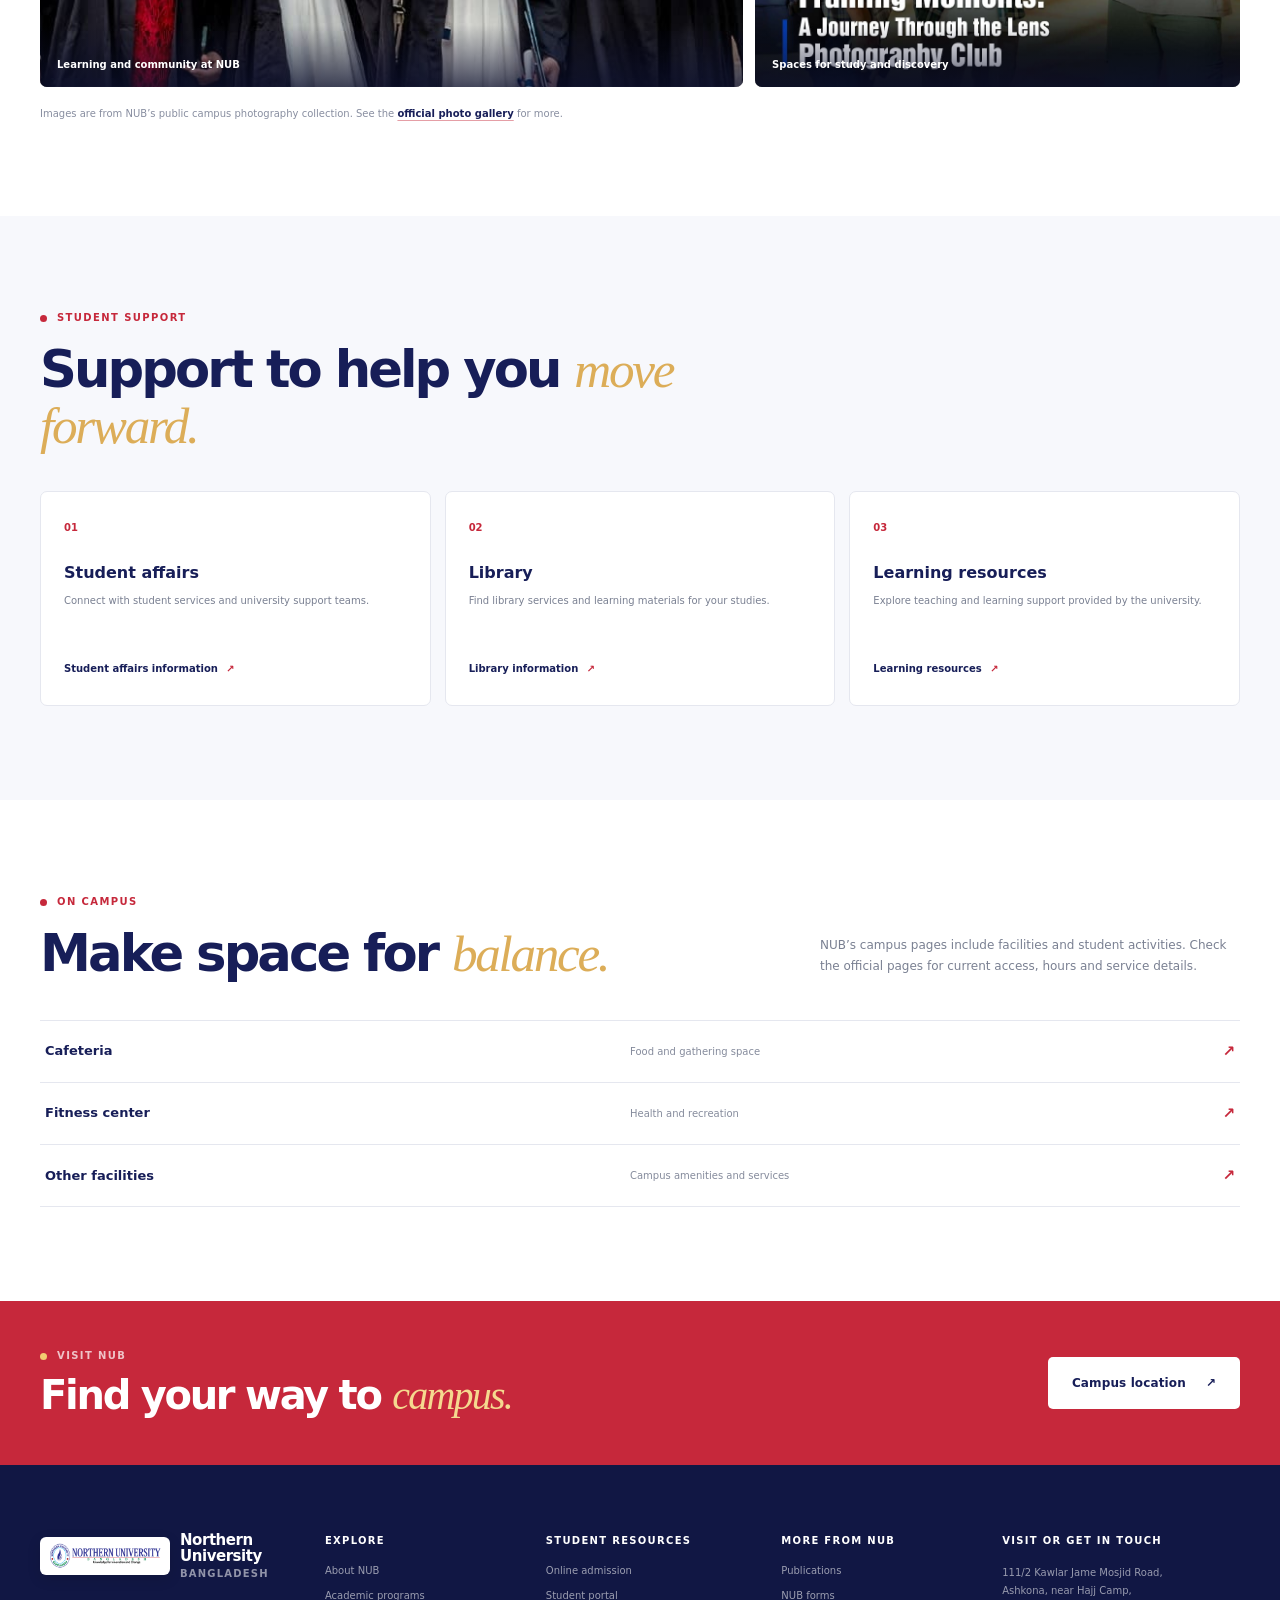
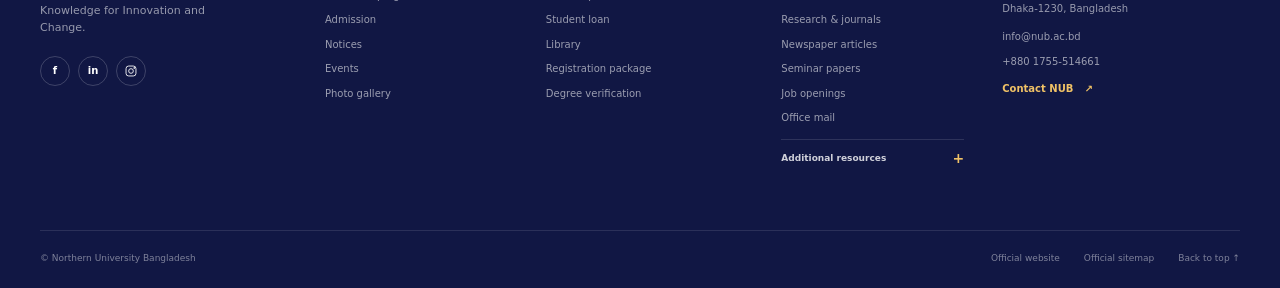
<file: campus-life.html>
<!doctype html>
<html lang="en">
<head>
  <meta charset="utf-8">
  <meta name="viewport" content="width=device-width, initial-scale=1">
  <meta name="theme-color" content="#171e58">
  <meta name="description" content="Explore NUB campus facilities, student support, library and campus photography.">
  <meta property="og:type" content="website">
  <meta property="og:title" content="Campus Life | Northern University Bangladesh">
  <meta property="og:description" content="Explore NUB campus facilities, student support, library and campus photography.">
  <title>Campus Life | Northern University Bangladesh</title>
  <link rel="icon" href="public/assets/nub-logo.png" type="image/png">
  <link rel="stylesheet" href="styles.v2.css">
  <link rel="stylesheet" href="pages.css">
  <script src="script.js" defer></script>
</head>
<body>
  <a class="skip-link" href="#main">Skip to content</a>
  <div class="utility-bar">
    <div class="container utility-inner">
      <a class="utility-brand" href="index.html#top"><span class="utility-dot" aria-hidden="true"></span>Northern University Bangladesh</a>
      <nav class="utility-links" aria-label="Student shortcuts">
        <a href="https://nub.ac.bd/student_loan" target="_blank" rel="noreferrer">Student loan</a>
        <a href="admissions.html#apply">Online admission</a>
        <a href="campus-life.html#library">Library</a>
        <a href="resources.html#student-portal">Student portal</a>
        <a href="https://alumni.nub.ac.bd/" target="_blank" rel="noreferrer">Alumni</a>
        <a href="https://portal.office.com/" target="_blank" rel="noreferrer">Webmail</a>
      </nav>
    </div>
  </div>
  <header class="site-header" id="top">
    <div class="container header-inner">
      <a class="brand" href="index.html#top" aria-label="Northern University Bangladesh home">
        <img src="public/assets/nub-logo.png" alt="Northern University Bangladesh emblem" width="190" height="43">
      </a>
      <button class="mobile-menu-toggle" type="button" aria-expanded="false" aria-controls="primary-nav" aria-label="Open navigation"><span></span><span></span><span></span></button>
      <nav class="primary-nav" id="primary-nav" aria-label="Main navigation">
        <ul class="nav-list">
          <li><a class="nav-link" href="index.html#top">Home</a></li>
          <li class="nav-item">
            <button class="nav-link nav-trigger" type="button" aria-expanded="false" aria-controls="menu-about">About NUB <span class="chevron" aria-hidden="true"></span></button>
            <div class="dropdown-menu" id="menu-about" hidden>
              <p class="dropdown-label">Discover NUB</p>
              <a href="about.html#history">About &amp; history</a>
              <a href="about.html#vision">Vision &amp; mission</a>
              <a href="about.html#leadership">Message from the Chairman</a>
              <a href="about.html#leadership">Message from the Vice-Chancellor</a>
              <a href="academics.html#faculties">Faculties</a>
            </div>
          </li>
          <li class="nav-item">
            <button class="nav-link nav-trigger" type="button" aria-expanded="false" aria-controls="menu-academic">Academic <span class="chevron" aria-hidden="true"></span></button>
            <div class="dropdown-menu" id="menu-academic" hidden>
              <p class="dropdown-label">Teaching &amp; research</p>
              <a href="academics.html#programs">Academic programs</a>
              <a href="academics.html#academic-framework">Academic system</a>
              <a href="academics.html#academic-framework">Academic regulations</a>
              <a href="academics.html#calendar">Academic calendar</a>
              <a href="academics.html#faculty">Faculty members</a>
              <a href="academics.html#research">NCST</a>
              <a href="academics.html#quality">IQAC</a>
            </div>
          </li>
          <li class="nav-item">
            <button class="nav-link nav-trigger" type="button" aria-expanded="false" aria-controls="menu-admission">Admission <span class="chevron" aria-hidden="true"></span></button>
            <div class="dropdown-menu" id="menu-admission" hidden>
              <p class="dropdown-label">Take your next step</p>
              <a href="admissions.html#requirements">Admission information</a>
              <a href="admissions.html#why-nub">Why study at NUB?</a>
              <a href="admissions.html#apply">Apply online</a>
              <a href="admissions.html#contact">Admission office</a>
            </div>
          </li>
          <li class="nav-item">
            <button class="nav-link nav-trigger active" type="button" aria-expanded="false" aria-controls="menu-campus">Campus life <span class="chevron" aria-hidden="true"></span></button>
            <div class="dropdown-menu dropdown-wide" id="menu-campus" hidden>
              <p class="dropdown-label">A place to belong</p>
              <a href="campus-life.html#student-support">Student affairs</a>
              <a href="campus-life.html#facilities">Cafeteria</a>
              <a href="campus-life.html#facilities">Fitness center</a>
              <a href="campus-life.html#library">Library</a>
              <a href="campus-life.html#learning">Learning resources</a>
              <a href="academics.html#academic-framework">Teaching methodology</a>
              <a href="campus-life.html#facilities">Other facilities</a>
              <a href="campus-life.html#gallery">Photo gallery</a>
            </div>
          </li>
          <li class="nav-item">
            <button class="nav-link nav-trigger" type="button" aria-expanded="false" aria-controls="menu-management">Management <span class="chevron" aria-hidden="true"></span></button>
            <div class="dropdown-menu dropdown-wide" id="menu-management" hidden>
              <p class="dropdown-label">Leadership &amp; governance</p>
              <a href="management.html#trustees">Board of Trustees</a>
              <a href="management.html#syndicate">Syndicate</a>
              <a href="management.html#council">Academic Council</a>
              <a href="management.html#executives">Executives</a>
              <a href="management.html#leadership">Chancellor &amp; top executives</a>
            </div>
          </li>
          <li><a class="nav-link" href="contact.html">Contact</a></li>
        </ul>
        <div class="mobile-nav-footer">
          <a href="admissions.html#apply">Online admission <span aria-hidden="true">↗</span></a>
          <a href="https://nub.ac.bd/student_loan" target="_blank" rel="noreferrer">Student loan <span aria-hidden="true">↗</span></a>
        </div>
      </nav>
      <div class="header-actions">
        <button class="search-trigger" type="button" aria-label="Search NUB links" aria-haspopup="dialog" aria-controls="search-dialog">
          <svg viewBox="0 0 24 24" aria-hidden="true"><circle cx="10.8" cy="10.8" r="6.7"></circle><path d="m16 16 4.5 4.5"></path></svg>
        </button>
        <a class="button button-small button-red" href="admissions.html#apply">Apply online <span aria-hidden="true">↗</span></a>
      </div>
    </div>
  </header>

  <dialog class="search-dialog" id="search-dialog" aria-labelledby="search-title">
    <form method="dialog" class="search-dialog-head">
      <div><p class="eyebrow">Find your way</p><h2 id="search-title">Search NUB</h2></div>
      <button class="dialog-close" aria-label="Close search">×</button>
    </form>
    <label class="search-field">
      <span class="sr-only">Search pages and resources</span>
      <svg viewBox="0 0 24 24" aria-hidden="true"><circle cx="10.8" cy="10.8" r="6.7"></circle><path d="m16 16 4.5 4.5"></path></svg>
      <input id="site-search" type="search" placeholder="Try ‘library’ or ‘academic calendar’" autocomplete="off">
    </label>
    <p class="search-hint">Search the university’s most-used pages and student services.</p>
    <div class="search-results" id="search-results" aria-live="polite"></div>
  </dialog>


  <main class="page-main" id="main">

    <div class="container page-breadcrumbs"><a href="index.html">Home</a><span aria-hidden="true">/</span><span aria-current="page">Campus & community</span></div>
    <section class="page-hero" aria-labelledby="page-title"><div class="container page-hero-grid"><div class="page-hero-copy"><p class="eyebrow"><span class="eyebrow-mark"></span>Campus & community</p><h1 id="page-title">A campus to learn, connect and grow.</h1><p>Discover student services, learning spaces and facilities at Northern University Bangladesh’s Ashkona campus in Dhaka.</p><div class="page-hero-actions"><a class="button button-red" href="academics.html#faculties">Explore academics <span aria-hidden="true">↗</span></a><a class="page-hero-link" href="contact.html">Talk to NUB <span aria-hidden="true">↗</span></a></div></div><aside class="page-hero-note"><span class="hero-note-mark" aria-hidden="true">N</span><div><strong>Knowledge for Innovation and Change</strong><small>Northern University Bangladesh · Dhaka</small></div></aside></div></section>

      <section class="page-section" id="gallery" aria-labelledby="gallery-title">
        <div class="container"><div class="section-intro section-intro-wide reveal"><div><p class="eyebrow"><span class="eyebrow-mark"></span>Campus in view</p><h2 id="gallery-title">Spaces for <em>what comes next.</em></h2></div><p class="section-summary">A look at the campus and university community using photographs published by NUB.</p></div>
          <div class="campus-gallery"><figure class="campus-gallery-main reveal"><img src="public/assets/campus-hero-1.jpg" alt="Northern University Bangladesh campus" width="1600" height="900" loading="lazy"><figcaption>Learning and community at NUB</figcaption></figure><figure class="campus-gallery-side reveal"><img src="public/assets/campus-hero-2.jpg" alt="Students and campus life at NUB" width="1600" height="900" loading="lazy"><figcaption>A campus to connect and grow</figcaption></figure><figure class="campus-gallery-side reveal"><img src="public/assets/campus-hero-3.jpg" alt="University facilities at NUB" width="1600" height="900" loading="lazy"><figcaption>Spaces for study and discovery</figcaption></figure></div>
          <p class="source-note">Images are from NUB’s public campus photography collection. See the <a href="https://nub.ac.bd/gallery/album" target="_blank" rel="noreferrer">official photo gallery</a> for more.</p>
        </div>
      </section>
      <section class="page-section page-section-tint" id="student-support" aria-labelledby="support-title">
        <div class="container"><div class="section-intro reveal"><p class="eyebrow"><span class="eyebrow-mark"></span>Student support</p><h2 id="support-title">Support to help you <em>move forward.</em></h2></div>
          <div class="service-grid"><article class="service-card reveal"><span class="service-number">01</span><h3>Student affairs</h3><p>Connect with student services and university support teams.</p><a href="https://nub.ac.bd/campus/y0eaus3m/student-affairs-department" target="_blank" rel="noreferrer">Student affairs information <span aria-hidden="true">↗</span></a></article><article class="service-card reveal" id="library"><span class="service-number">02</span><h3>Library</h3><p>Find library services and learning materials for your studies.</p><a href="https://nub.ac.bd/campus/yrr4getc/library" target="_blank" rel="noreferrer">Library information <span aria-hidden="true">↗</span></a></article><article class="service-card reveal" id="learning"><span class="service-number">03</span><h3>Learning resources</h3><p>Explore teaching and learning support provided by the university.</p><a href="https://nub.ac.bd/campus/cxomg8qn/learning-resources" target="_blank" rel="noreferrer">Learning resources <span aria-hidden="true">↗</span></a></article></div>
        </div>
      </section>
      <section class="page-section" id="facilities" aria-labelledby="facilities-title"><div class="container"><div class="section-intro section-intro-wide reveal"><div><p class="eyebrow"><span class="eyebrow-mark"></span>On campus</p><h2 id="facilities-title">Make space for <em>balance.</em></h2></div><p class="section-summary">NUB’s campus pages include facilities and student activities. Check the official pages for current access, hours and service details.</p></div><div class="facility-list"><a href="https://nub.ac.bd/campus/akr2p1l5/cafeteria" target="_blank" rel="noreferrer"><span>Cafeteria</span><small>Food and gathering space</small><b aria-hidden="true">↗</b></a><a href="https://nub.ac.bd/campus/esn2jvtq/fitness-center" target="_blank" rel="noreferrer"><span>Fitness center</span><small>Health and recreation</small><b aria-hidden="true">↗</b></a><a href="https://nub.ac.bd/campus/ku5vhcIg/other-facilities" target="_blank" rel="noreferrer"><span>Other facilities</span><small>Campus amenities and services</small><b aria-hidden="true">↗</b></a></div></div></section>
      <section class="page-cta"><div class="container page-cta-inner"><div><p class="eyebrow eyebrow-light"><span class="eyebrow-mark"></span>Visit NUB</p><h2>Find your way to <em>campus.</em></h2></div><a class="button button-light" href="contact.html#location">Campus location <span aria-hidden="true">↗</span></a></div></section>
  </main>
  <footer class="site-footer" id="site-map">
    <div class="container footer-main">
      <div class="footer-brand-column">
        <a class="brand brand-footer" href="index.html#top" aria-label="Northern University Bangladesh home">
          <img src="public/assets/nub-logo.png" alt="" width="190" height="43">
          <span class="brand-name"><strong>Northern University</strong><span>Bangladesh</span></span>
        </a>
        <p>Knowledge for Innovation and Change.</p>
        <div class="social-links" aria-label="Social media">
          <a href="https://www.facebook.com/nub.ac.bd" target="_blank" rel="noreferrer" aria-label="Facebook">f</a>
          <a href="https://www.linkedin.com/company/67929129/" target="_blank" rel="noreferrer" aria-label="LinkedIn">in</a>
          <a href="https://www.instagram.com/northernuniversitybangladesh/" target="_blank" rel="noreferrer" aria-label="Instagram"><svg viewBox="0 0 24 24" aria-hidden="true"><rect x="3.5" y="3.5" width="17" height="17" rx="4.5"></rect><circle cx="12" cy="12" r="4"></circle><circle class="instagram-dot" cx="17.5" cy="6.8" r=".8"></circle></svg></a>
        </div>
      </div>
      <div class="footer-column">
        <h2>Explore</h2>
        <a href="about.html#history">About NUB</a>
        <a href="academics.html#programs">Academic programs</a>
        <a href="admissions.html#requirements">Admission</a>
        <a href="updates.html#notices">Notices</a>
        <a href="updates.html#events">Events</a>
        <a href="campus-life.html#gallery">Photo gallery</a>
      </div>
      <div class="footer-column">
        <h2>Student resources</h2>
        <a href="admissions.html#apply">Online admission</a>
        <a href="resources.html#student-portal">Student portal</a>
        <a href="https://nub.ac.bd/student_loan" target="_blank" rel="noreferrer">Student loan</a>
        <a href="campus-life.html#library">Library</a>
        <a href="resources.html#registration">Registration package</a>
        <a href="https://verification.nub.ac.bd/" target="_blank" rel="noreferrer">Degree verification</a>
      </div>
      <div class="footer-column">
        <h2>More from NUB</h2>
        <a href="resources.html#research">Publications</a>
        <a href="resources.html#forms">NUB forms</a>
        <a href="resources.html#research">Research &amp; journals</a>
        <a href="updates.html#news">Newspaper articles</a>
        <a href="resources.html#research">Seminar papers</a>
        <a href="resources.html#careers">Job openings</a>
        <a href="https://portal.office.com/" target="_blank" rel="noreferrer">Office mail</a>
        <details class="footer-details">
          <summary>Additional resources <span aria-hidden="true">+</span></summary>
          <div>
            <a href="management.html#executives">Administrative staff</a>
            <a href="resources.html#it-support">IT department</a>
            <a href="resources.html#it-support">NUB backoffice ERP</a>
            <a href="resources.html#it-support">NUB academic ERP</a>
            <a href="https://nub.ac.bd/assets/images//about/untitled%20folder/Sexual.pdf" target="_blank" rel="noreferrer">Sexual Harassment Committee</a>
            <a href="https://nub.ac.bd/assets/images//untitled%20folder%204/Newsletter_Vol-2_Issue-2.pdf" target="_blank" rel="noreferrer">Newsletters</a>
            <a href="https://nub.ac.bd/assets/images//library/Calender%202026/Booklet%20Print%20Ready.pdf" target="_blank" rel="noreferrer">Download brochure</a>
            <a href="https://ugc.gov.bd/" target="_blank" rel="noreferrer">University Grants Commission</a>
            <a href="https://moedu.gov.bd/" target="_blank" rel="noreferrer">Ministry of Education</a>
            <a href="https://www.999.gov.bd/" target="_blank" rel="noreferrer">National emergency service</a>
          </div>
        </details>
      </div>
      <div class="footer-contact">
        <h2>Visit or get in touch</h2>
        <p>111/2 Kawlar Jame Mosjid Road,<br>Ashkona, near Hajj Camp,<br>Dhaka-1230, Bangladesh</p>
        <a href="mailto:info@nub.ac.bd">info@nub.ac.bd</a>
        <a href="tel:+8801755514661">+880 1755-514661</a>
        <a class="footer-contact-link" href="contact.html">Contact NUB <span aria-hidden="true">↗</span></a>
      </div>
    </div>
    <div class="container footer-bottom">
      <span>© Northern University Bangladesh</span>
      <div><a href="https://nub.ac.bd/" target="_blank" rel="noreferrer">Official website</a><a href="sitemap.xml">Official sitemap</a><a href="index.html#top">Back to top ↑</a></div>
    </div>
  </footer>
  <button class="back-to-top" type="button" aria-label="Back to top">↑</button>

</body>
</html>
</file>
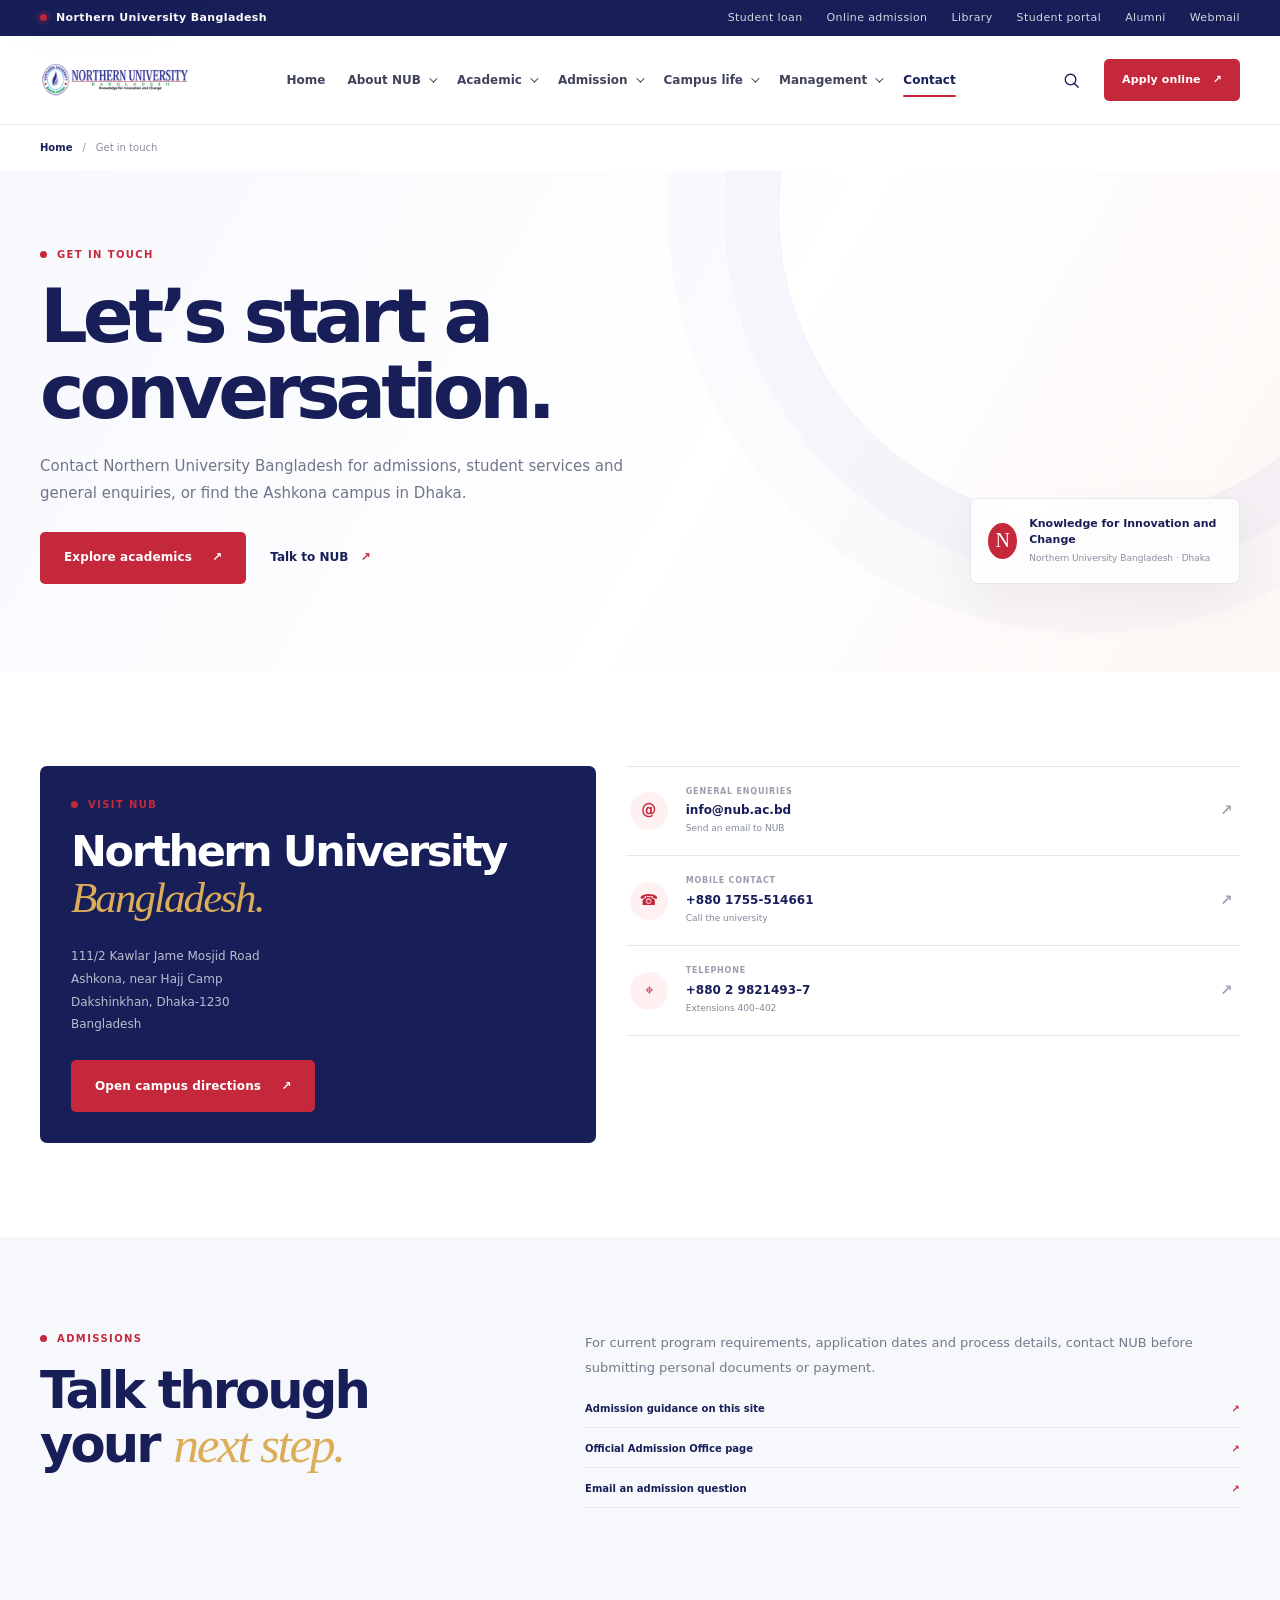
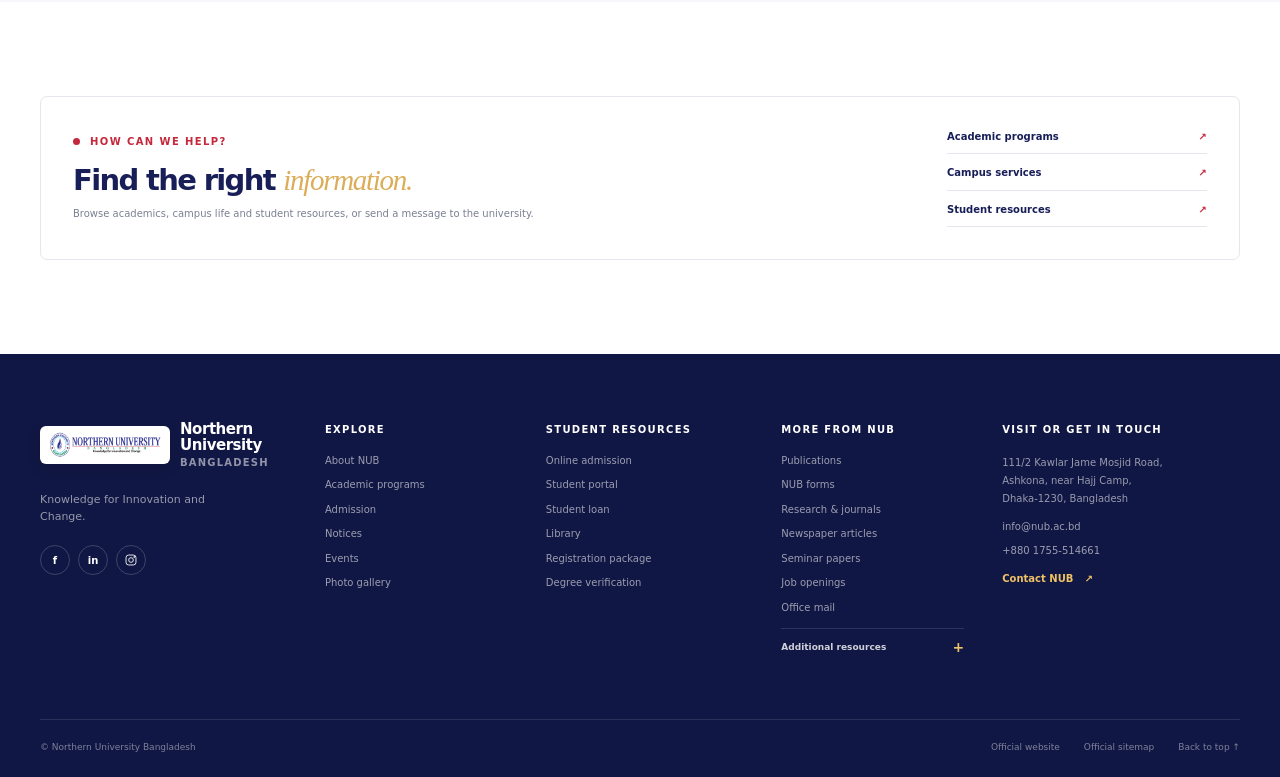
<file: contact.html>
<!doctype html>
<html lang="en">
<head>
  <meta charset="utf-8">
  <meta name="viewport" content="width=device-width, initial-scale=1">
  <meta name="theme-color" content="#171e58">
  <meta name="description" content="Find Northern University Bangladesh’s address, phone numbers, email and campus directions.">
  <meta property="og:type" content="website">
  <meta property="og:title" content="Contact NUB | Northern University Bangladesh">
  <meta property="og:description" content="Find Northern University Bangladesh’s address, phone numbers, email and campus directions.">
  <title>Contact NUB | Northern University Bangladesh</title>
  <link rel="icon" href="public/assets/nub-logo.png" type="image/png">
  <link rel="stylesheet" href="styles.v2.css">
  <link rel="stylesheet" href="pages.css">
  <script src="script.js" defer></script>
</head>
<body>
  <a class="skip-link" href="#main">Skip to content</a>
  <div class="utility-bar">
    <div class="container utility-inner">
      <a class="utility-brand" href="index.html#top"><span class="utility-dot" aria-hidden="true"></span>Northern University Bangladesh</a>
      <nav class="utility-links" aria-label="Student shortcuts">
        <a href="https://nub.ac.bd/student_loan" target="_blank" rel="noreferrer">Student loan</a>
        <a href="admissions.html#apply">Online admission</a>
        <a href="campus-life.html#library">Library</a>
        <a href="resources.html#student-portal">Student portal</a>
        <a href="https://alumni.nub.ac.bd/" target="_blank" rel="noreferrer">Alumni</a>
        <a href="https://portal.office.com/" target="_blank" rel="noreferrer">Webmail</a>
      </nav>
    </div>
  </div>
  <header class="site-header" id="top">
    <div class="container header-inner">
      <a class="brand" href="index.html#top" aria-label="Northern University Bangladesh home">
        <img src="public/assets/nub-logo.png" alt="Northern University Bangladesh emblem" width="190" height="43">
      </a>
      <button class="mobile-menu-toggle" type="button" aria-expanded="false" aria-controls="primary-nav" aria-label="Open navigation"><span></span><span></span><span></span></button>
      <nav class="primary-nav" id="primary-nav" aria-label="Main navigation">
        <ul class="nav-list">
          <li><a class="nav-link" href="index.html#top">Home</a></li>
          <li class="nav-item">
            <button class="nav-link nav-trigger" type="button" aria-expanded="false" aria-controls="menu-about">About NUB <span class="chevron" aria-hidden="true"></span></button>
            <div class="dropdown-menu" id="menu-about" hidden>
              <p class="dropdown-label">Discover NUB</p>
              <a href="about.html#history">About &amp; history</a>
              <a href="about.html#vision">Vision &amp; mission</a>
              <a href="about.html#leadership">Message from the Chairman</a>
              <a href="about.html#leadership">Message from the Vice-Chancellor</a>
              <a href="academics.html#faculties">Faculties</a>
            </div>
          </li>
          <li class="nav-item">
            <button class="nav-link nav-trigger" type="button" aria-expanded="false" aria-controls="menu-academic">Academic <span class="chevron" aria-hidden="true"></span></button>
            <div class="dropdown-menu" id="menu-academic" hidden>
              <p class="dropdown-label">Teaching &amp; research</p>
              <a href="academics.html#programs">Academic programs</a>
              <a href="academics.html#academic-framework">Academic system</a>
              <a href="academics.html#academic-framework">Academic regulations</a>
              <a href="academics.html#calendar">Academic calendar</a>
              <a href="academics.html#faculty">Faculty members</a>
              <a href="academics.html#research">NCST</a>
              <a href="academics.html#quality">IQAC</a>
            </div>
          </li>
          <li class="nav-item">
            <button class="nav-link nav-trigger" type="button" aria-expanded="false" aria-controls="menu-admission">Admission <span class="chevron" aria-hidden="true"></span></button>
            <div class="dropdown-menu" id="menu-admission" hidden>
              <p class="dropdown-label">Take your next step</p>
              <a href="admissions.html#requirements">Admission information</a>
              <a href="admissions.html#why-nub">Why study at NUB?</a>
              <a href="admissions.html#apply">Apply online</a>
              <a href="admissions.html#contact">Admission office</a>
            </div>
          </li>
          <li class="nav-item">
            <button class="nav-link nav-trigger" type="button" aria-expanded="false" aria-controls="menu-campus">Campus life <span class="chevron" aria-hidden="true"></span></button>
            <div class="dropdown-menu dropdown-wide" id="menu-campus" hidden>
              <p class="dropdown-label">A place to belong</p>
              <a href="campus-life.html#student-support">Student affairs</a>
              <a href="campus-life.html#facilities">Cafeteria</a>
              <a href="campus-life.html#facilities">Fitness center</a>
              <a href="campus-life.html#library">Library</a>
              <a href="campus-life.html#learning">Learning resources</a>
              <a href="academics.html#academic-framework">Teaching methodology</a>
              <a href="campus-life.html#facilities">Other facilities</a>
              <a href="campus-life.html#gallery">Photo gallery</a>
            </div>
          </li>
          <li class="nav-item">
            <button class="nav-link nav-trigger" type="button" aria-expanded="false" aria-controls="menu-management">Management <span class="chevron" aria-hidden="true"></span></button>
            <div class="dropdown-menu dropdown-wide" id="menu-management" hidden>
              <p class="dropdown-label">Leadership &amp; governance</p>
              <a href="management.html#trustees">Board of Trustees</a>
              <a href="management.html#syndicate">Syndicate</a>
              <a href="management.html#council">Academic Council</a>
              <a href="management.html#executives">Executives</a>
              <a href="management.html#leadership">Chancellor &amp; top executives</a>
            </div>
          </li>
          <li><a class="nav-link active" href="contact.html" aria-current="page">Contact</a></li>
        </ul>
        <div class="mobile-nav-footer">
          <a href="admissions.html#apply">Online admission <span aria-hidden="true">↗</span></a>
          <a href="https://nub.ac.bd/student_loan" target="_blank" rel="noreferrer">Student loan <span aria-hidden="true">↗</span></a>
        </div>
      </nav>
      <div class="header-actions">
        <button class="search-trigger" type="button" aria-label="Search NUB links" aria-haspopup="dialog" aria-controls="search-dialog">
          <svg viewBox="0 0 24 24" aria-hidden="true"><circle cx="10.8" cy="10.8" r="6.7"></circle><path d="m16 16 4.5 4.5"></path></svg>
        </button>
        <a class="button button-small button-red" href="admissions.html#apply">Apply online <span aria-hidden="true">↗</span></a>
      </div>
    </div>
  </header>

  <dialog class="search-dialog" id="search-dialog" aria-labelledby="search-title">
    <form method="dialog" class="search-dialog-head">
      <div><p class="eyebrow">Find your way</p><h2 id="search-title">Search NUB</h2></div>
      <button class="dialog-close" aria-label="Close search">×</button>
    </form>
    <label class="search-field">
      <span class="sr-only">Search pages and resources</span>
      <svg viewBox="0 0 24 24" aria-hidden="true"><circle cx="10.8" cy="10.8" r="6.7"></circle><path d="m16 16 4.5 4.5"></path></svg>
      <input id="site-search" type="search" placeholder="Try ‘library’ or ‘academic calendar’" autocomplete="off">
    </label>
    <p class="search-hint">Search the university’s most-used pages and student services.</p>
    <div class="search-results" id="search-results" aria-live="polite"></div>
  </dialog>


  <main class="page-main" id="main">

    <div class="container page-breadcrumbs"><a href="index.html">Home</a><span aria-hidden="true">/</span><span aria-current="page">Get in touch</span></div>
    <section class="page-hero" aria-labelledby="page-title"><div class="container page-hero-grid"><div class="page-hero-copy"><p class="eyebrow"><span class="eyebrow-mark"></span>Get in touch</p><h1 id="page-title">Let’s start a conversation.</h1><p>Contact Northern University Bangladesh for admissions, student services and general enquiries, or find the Ashkona campus in Dhaka.</p><div class="page-hero-actions"><a class="button button-red" href="academics.html#faculties">Explore academics <span aria-hidden="true">↗</span></a><a class="page-hero-link" href="contact.html">Talk to NUB <span aria-hidden="true">↗</span></a></div></div><aside class="page-hero-note"><span class="hero-note-mark" aria-hidden="true">N</span><div><strong>Knowledge for Innovation and Change</strong><small>Northern University Bangladesh · Dhaka</small></div></aside></div></section>

      <section class="page-section" id="location" aria-labelledby="location-title"><div class="container contact-layout"><div class="contact-panel reveal"><p class="eyebrow"><span class="eyebrow-mark"></span>Visit NUB</p><h2 id="location-title">Northern University <em>Bangladesh.</em></h2><address>111/2 Kawlar Jame Mosjid Road<br>Ashkona, near Hajj Camp<br>Dakshinkhan, Dhaka-1230<br>Bangladesh</address><a class="button button-red" href="https://maps.google.com/?q=Northern+University+Bangladesh+Ashkona+Dhaka" target="_blank" rel="noreferrer">Open campus directions <span aria-hidden="true">↗</span></a></div>
        <div class="contact-options"><a class="contact-option reveal" href="mailto:info@nub.ac.bd"><span class="contact-option-icon" aria-hidden="true">@</span><div><small>General enquiries</small><strong>info@nub.ac.bd</strong><span>Send an email to NUB</span></div><b aria-hidden="true">↗</b></a><a class="contact-option reveal" href="tel:+8801755514661"><span class="contact-option-icon" aria-hidden="true">☎</span><div><small>Mobile contact</small><strong>+880 1755-514661</strong><span>Call the university</span></div><b aria-hidden="true">↗</b></a><a class="contact-option reveal" href="tel:+88029821493"><span class="contact-option-icon" aria-hidden="true">⌖</span><div><small>Telephone</small><strong>+880 2 9821493–7</strong><span>Extensions 400–402</span></div><b aria-hidden="true">↗</b></a></div>
      </div></section>
      <section class="page-section page-section-tint" id="admission-office" aria-labelledby="admission-office-title"><div class="container split-layout"><div class="section-intro reveal"><p class="eyebrow"><span class="eyebrow-mark"></span>Admissions</p><h2 id="admission-office-title">Talk through your <em>next step.</em></h2></div><div class="prose reveal"><p>For current program requirements, application dates and process details, contact NUB before submitting personal documents or payment.</p><div class="inline-links"><a href="admissions.html">Admission guidance on this site <span aria-hidden="true">↗</span></a><a href="https://nub.ac.bd/admission/qrgevy58/admission-office" target="_blank" rel="noreferrer">Official Admission Office page <span aria-hidden="true">↗</span></a><a href="mailto:info@nub.ac.bd?subject=NUB%20admission%20enquiry">Email an admission question <span aria-hidden="true">↗</span></a></div></div></div></section>
      <section class="page-section" aria-labelledby="contact-help-title"><div class="container simple-callout reveal"><div><p class="eyebrow"><span class="eyebrow-mark"></span>How can we help?</p><h2 id="contact-help-title">Find the right <em>information.</em></h2><p>Browse academics, campus life and student resources, or send a message to the university.</p></div><div class="inline-links"><a href="academics.html">Academic programs <span aria-hidden="true">↗</span></a><a href="campus-life.html">Campus services <span aria-hidden="true">↗</span></a><a href="resources.html">Student resources <span aria-hidden="true">↗</span></a></div></div></section>
  </main>
  <footer class="site-footer" id="site-map">
    <div class="container footer-main">
      <div class="footer-brand-column">
        <a class="brand brand-footer" href="index.html#top" aria-label="Northern University Bangladesh home">
          <img src="public/assets/nub-logo.png" alt="" width="190" height="43">
          <span class="brand-name"><strong>Northern University</strong><span>Bangladesh</span></span>
        </a>
        <p>Knowledge for Innovation and Change.</p>
        <div class="social-links" aria-label="Social media">
          <a href="https://www.facebook.com/nub.ac.bd" target="_blank" rel="noreferrer" aria-label="Facebook">f</a>
          <a href="https://www.linkedin.com/company/67929129/" target="_blank" rel="noreferrer" aria-label="LinkedIn">in</a>
          <a href="https://www.instagram.com/northernuniversitybangladesh/" target="_blank" rel="noreferrer" aria-label="Instagram"><svg viewBox="0 0 24 24" aria-hidden="true"><rect x="3.5" y="3.5" width="17" height="17" rx="4.5"></rect><circle cx="12" cy="12" r="4"></circle><circle class="instagram-dot" cx="17.5" cy="6.8" r=".8"></circle></svg></a>
        </div>
      </div>
      <div class="footer-column">
        <h2>Explore</h2>
        <a href="about.html#history">About NUB</a>
        <a href="academics.html#programs">Academic programs</a>
        <a href="admissions.html#requirements">Admission</a>
        <a href="updates.html#notices">Notices</a>
        <a href="updates.html#events">Events</a>
        <a href="campus-life.html#gallery">Photo gallery</a>
      </div>
      <div class="footer-column">
        <h2>Student resources</h2>
        <a href="admissions.html#apply">Online admission</a>
        <a href="resources.html#student-portal">Student portal</a>
        <a href="https://nub.ac.bd/student_loan" target="_blank" rel="noreferrer">Student loan</a>
        <a href="campus-life.html#library">Library</a>
        <a href="resources.html#registration">Registration package</a>
        <a href="https://verification.nub.ac.bd/" target="_blank" rel="noreferrer">Degree verification</a>
      </div>
      <div class="footer-column">
        <h2>More from NUB</h2>
        <a href="resources.html#research">Publications</a>
        <a href="resources.html#forms">NUB forms</a>
        <a href="resources.html#research">Research &amp; journals</a>
        <a href="updates.html#news">Newspaper articles</a>
        <a href="resources.html#research">Seminar papers</a>
        <a href="resources.html#careers">Job openings</a>
        <a href="https://portal.office.com/" target="_blank" rel="noreferrer">Office mail</a>
        <details class="footer-details">
          <summary>Additional resources <span aria-hidden="true">+</span></summary>
          <div>
            <a href="management.html#executives">Administrative staff</a>
            <a href="resources.html#it-support">IT department</a>
            <a href="resources.html#it-support">NUB backoffice ERP</a>
            <a href="resources.html#it-support">NUB academic ERP</a>
            <a href="https://nub.ac.bd/assets/images//about/untitled%20folder/Sexual.pdf" target="_blank" rel="noreferrer">Sexual Harassment Committee</a>
            <a href="https://nub.ac.bd/assets/images//untitled%20folder%204/Newsletter_Vol-2_Issue-2.pdf" target="_blank" rel="noreferrer">Newsletters</a>
            <a href="https://nub.ac.bd/assets/images//library/Calender%202026/Booklet%20Print%20Ready.pdf" target="_blank" rel="noreferrer">Download brochure</a>
            <a href="https://ugc.gov.bd/" target="_blank" rel="noreferrer">University Grants Commission</a>
            <a href="https://moedu.gov.bd/" target="_blank" rel="noreferrer">Ministry of Education</a>
            <a href="https://www.999.gov.bd/" target="_blank" rel="noreferrer">National emergency service</a>
          </div>
        </details>
      </div>
      <div class="footer-contact">
        <h2>Visit or get in touch</h2>
        <p>111/2 Kawlar Jame Mosjid Road,<br>Ashkona, near Hajj Camp,<br>Dhaka-1230, Bangladesh</p>
        <a href="mailto:info@nub.ac.bd">info@nub.ac.bd</a>
        <a href="tel:+8801755514661">+880 1755-514661</a>
        <a class="footer-contact-link" href="contact.html">Contact NUB <span aria-hidden="true">↗</span></a>
      </div>
    </div>
    <div class="container footer-bottom">
      <span>© Northern University Bangladesh</span>
      <div><a href="https://nub.ac.bd/" target="_blank" rel="noreferrer">Official website</a><a href="sitemap.xml">Official sitemap</a><a href="index.html#top">Back to top ↑</a></div>
    </div>
  </footer>
  <button class="back-to-top" type="button" aria-label="Back to top">↑</button>

</body>
</html>
</file>
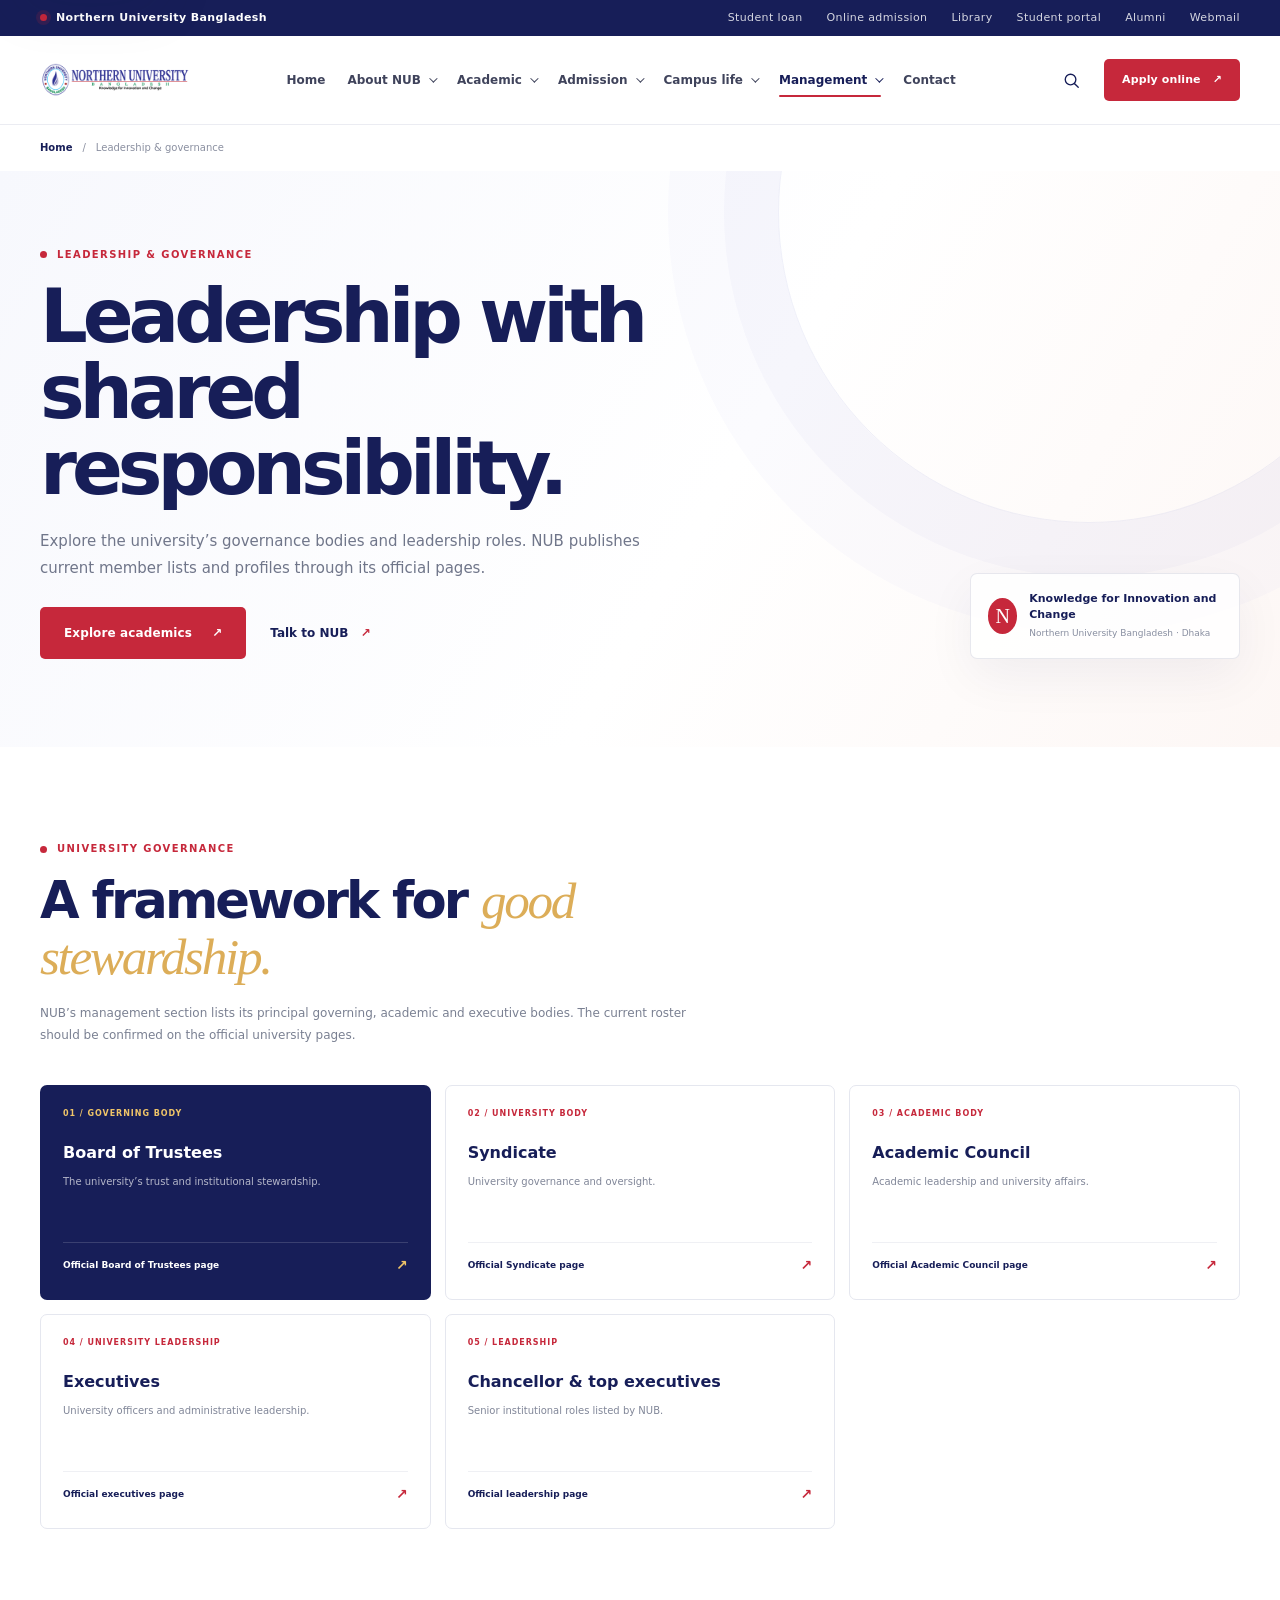
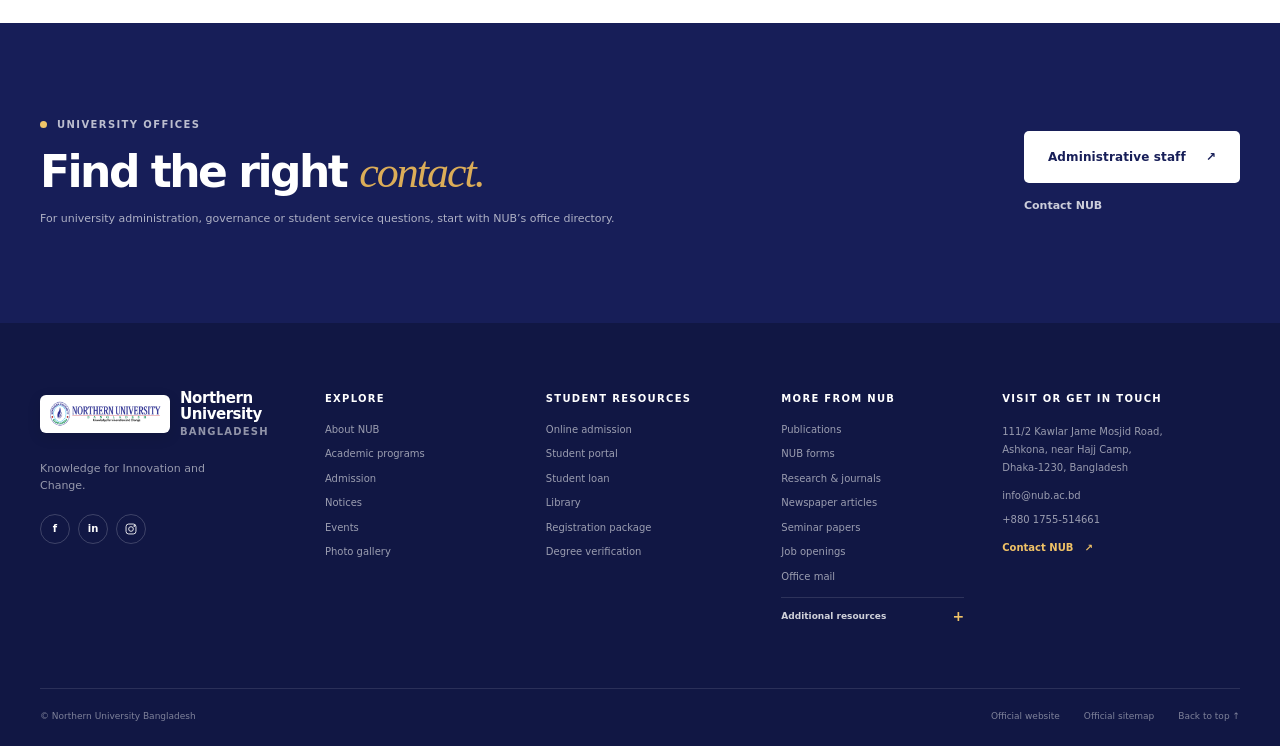
<file: management.html>
<!doctype html>
<html lang="en">
<head>
  <meta charset="utf-8">
  <meta name="viewport" content="width=device-width, initial-scale=1">
  <meta name="theme-color" content="#171e58">
  <meta name="description" content="Explore the governance bodies and leadership structure listed by Northern University Bangladesh.">
  <meta property="og:type" content="website">
  <meta property="og:title" content="Leadership &amp; Governance | Northern University Bangladesh">
  <meta property="og:description" content="Explore the governance bodies and leadership structure listed by Northern University Bangladesh.">
  <title>Leadership &amp; Governance | Northern University Bangladesh</title>
  <link rel="icon" href="public/assets/nub-logo.png" type="image/png">
  <link rel="stylesheet" href="styles.v2.css">
  <link rel="stylesheet" href="pages.css">
  <script src="script.js" defer></script>
</head>
<body>
  <a class="skip-link" href="#main">Skip to content</a>
  <div class="utility-bar">
    <div class="container utility-inner">
      <a class="utility-brand" href="index.html#top"><span class="utility-dot" aria-hidden="true"></span>Northern University Bangladesh</a>
      <nav class="utility-links" aria-label="Student shortcuts">
        <a href="https://nub.ac.bd/student_loan" target="_blank" rel="noreferrer">Student loan</a>
        <a href="admissions.html#apply">Online admission</a>
        <a href="campus-life.html#library">Library</a>
        <a href="resources.html#student-portal">Student portal</a>
        <a href="https://alumni.nub.ac.bd/" target="_blank" rel="noreferrer">Alumni</a>
        <a href="https://portal.office.com/" target="_blank" rel="noreferrer">Webmail</a>
      </nav>
    </div>
  </div>
  <header class="site-header" id="top">
    <div class="container header-inner">
      <a class="brand" href="index.html#top" aria-label="Northern University Bangladesh home">
        <img src="public/assets/nub-logo.png" alt="Northern University Bangladesh emblem" width="190" height="43">
      </a>
      <button class="mobile-menu-toggle" type="button" aria-expanded="false" aria-controls="primary-nav" aria-label="Open navigation"><span></span><span></span><span></span></button>
      <nav class="primary-nav" id="primary-nav" aria-label="Main navigation">
        <ul class="nav-list">
          <li><a class="nav-link" href="index.html#top">Home</a></li>
          <li class="nav-item">
            <button class="nav-link nav-trigger" type="button" aria-expanded="false" aria-controls="menu-about">About NUB <span class="chevron" aria-hidden="true"></span></button>
            <div class="dropdown-menu" id="menu-about" hidden>
              <p class="dropdown-label">Discover NUB</p>
              <a href="about.html#history">About &amp; history</a>
              <a href="about.html#vision">Vision &amp; mission</a>
              <a href="about.html#leadership">Message from the Chairman</a>
              <a href="about.html#leadership">Message from the Vice-Chancellor</a>
              <a href="academics.html#faculties">Faculties</a>
            </div>
          </li>
          <li class="nav-item">
            <button class="nav-link nav-trigger" type="button" aria-expanded="false" aria-controls="menu-academic">Academic <span class="chevron" aria-hidden="true"></span></button>
            <div class="dropdown-menu" id="menu-academic" hidden>
              <p class="dropdown-label">Teaching &amp; research</p>
              <a href="academics.html#programs">Academic programs</a>
              <a href="academics.html#academic-framework">Academic system</a>
              <a href="academics.html#academic-framework">Academic regulations</a>
              <a href="academics.html#calendar">Academic calendar</a>
              <a href="academics.html#faculty">Faculty members</a>
              <a href="academics.html#research">NCST</a>
              <a href="academics.html#quality">IQAC</a>
            </div>
          </li>
          <li class="nav-item">
            <button class="nav-link nav-trigger" type="button" aria-expanded="false" aria-controls="menu-admission">Admission <span class="chevron" aria-hidden="true"></span></button>
            <div class="dropdown-menu" id="menu-admission" hidden>
              <p class="dropdown-label">Take your next step</p>
              <a href="admissions.html#requirements">Admission information</a>
              <a href="admissions.html#why-nub">Why study at NUB?</a>
              <a href="admissions.html#apply">Apply online</a>
              <a href="admissions.html#contact">Admission office</a>
            </div>
          </li>
          <li class="nav-item">
            <button class="nav-link nav-trigger" type="button" aria-expanded="false" aria-controls="menu-campus">Campus life <span class="chevron" aria-hidden="true"></span></button>
            <div class="dropdown-menu dropdown-wide" id="menu-campus" hidden>
              <p class="dropdown-label">A place to belong</p>
              <a href="campus-life.html#student-support">Student affairs</a>
              <a href="campus-life.html#facilities">Cafeteria</a>
              <a href="campus-life.html#facilities">Fitness center</a>
              <a href="campus-life.html#library">Library</a>
              <a href="campus-life.html#learning">Learning resources</a>
              <a href="academics.html#academic-framework">Teaching methodology</a>
              <a href="campus-life.html#facilities">Other facilities</a>
              <a href="campus-life.html#gallery">Photo gallery</a>
            </div>
          </li>
          <li class="nav-item">
            <button class="nav-link nav-trigger active" type="button" aria-expanded="false" aria-controls="menu-management">Management <span class="chevron" aria-hidden="true"></span></button>
            <div class="dropdown-menu dropdown-wide" id="menu-management" hidden>
              <p class="dropdown-label">Leadership &amp; governance</p>
              <a href="management.html#trustees">Board of Trustees</a>
              <a href="management.html#syndicate">Syndicate</a>
              <a href="management.html#council">Academic Council</a>
              <a href="management.html#executives">Executives</a>
              <a href="management.html#leadership">Chancellor &amp; top executives</a>
            </div>
          </li>
          <li><a class="nav-link" href="contact.html">Contact</a></li>
        </ul>
        <div class="mobile-nav-footer">
          <a href="admissions.html#apply">Online admission <span aria-hidden="true">↗</span></a>
          <a href="https://nub.ac.bd/student_loan" target="_blank" rel="noreferrer">Student loan <span aria-hidden="true">↗</span></a>
        </div>
      </nav>
      <div class="header-actions">
        <button class="search-trigger" type="button" aria-label="Search NUB links" aria-haspopup="dialog" aria-controls="search-dialog">
          <svg viewBox="0 0 24 24" aria-hidden="true"><circle cx="10.8" cy="10.8" r="6.7"></circle><path d="m16 16 4.5 4.5"></path></svg>
        </button>
        <a class="button button-small button-red" href="admissions.html#apply">Apply online <span aria-hidden="true">↗</span></a>
      </div>
    </div>
  </header>

  <dialog class="search-dialog" id="search-dialog" aria-labelledby="search-title">
    <form method="dialog" class="search-dialog-head">
      <div><p class="eyebrow">Find your way</p><h2 id="search-title">Search NUB</h2></div>
      <button class="dialog-close" aria-label="Close search">×</button>
    </form>
    <label class="search-field">
      <span class="sr-only">Search pages and resources</span>
      <svg viewBox="0 0 24 24" aria-hidden="true"><circle cx="10.8" cy="10.8" r="6.7"></circle><path d="m16 16 4.5 4.5"></path></svg>
      <input id="site-search" type="search" placeholder="Try ‘library’ or ‘academic calendar’" autocomplete="off">
    </label>
    <p class="search-hint">Search the university’s most-used pages and student services.</p>
    <div class="search-results" id="search-results" aria-live="polite"></div>
  </dialog>


  <main class="page-main" id="main">

    <div class="container page-breadcrumbs"><a href="index.html">Home</a><span aria-hidden="true">/</span><span aria-current="page">Leadership & governance</span></div>
    <section class="page-hero" aria-labelledby="page-title"><div class="container page-hero-grid"><div class="page-hero-copy"><p class="eyebrow"><span class="eyebrow-mark"></span>Leadership & governance</p><h1 id="page-title">Leadership with shared responsibility.</h1><p>Explore the university’s governance bodies and leadership roles. NUB publishes current member lists and profiles through its official pages.</p><div class="page-hero-actions"><a class="button button-red" href="academics.html#faculties">Explore academics <span aria-hidden="true">↗</span></a><a class="page-hero-link" href="contact.html">Talk to NUB <span aria-hidden="true">↗</span></a></div></div><aside class="page-hero-note"><span class="hero-note-mark" aria-hidden="true">N</span><div><strong>Knowledge for Innovation and Change</strong><small>Northern University Bangladesh · Dhaka</small></div></aside></div></section>

      <section class="page-section" id="leadership" aria-labelledby="governance-title">
        <div class="container"><div class="section-intro reveal"><p class="eyebrow"><span class="eyebrow-mark"></span>University governance</p><h2 id="governance-title">A framework for <em>good stewardship.</em></h2><p class="section-summary section-summary-wide">NUB’s management section lists its principal governing, academic and executive bodies. The current roster should be confirmed on the official university pages.</p></div>
          <div class="governance-grid"><article class="governance-card governance-card-feature reveal" id="trustees"><span>01 / GOVERNING BODY</span><h3>Board of Trustees</h3><p>The university’s trust and institutional stewardship.</p><a href="https://nub.ac.bd/management/I5wanuwf/board-of-trustees" target="_blank" rel="noreferrer">Official Board of Trustees page <b aria-hidden="true">↗</b></a></article><article class="governance-card reveal" id="syndicate"><span>02 / UNIVERSITY BODY</span><h3>Syndicate</h3><p>University governance and oversight.</p><a href="https://nub.ac.bd/management/hp1i5wqc/syndicate" target="_blank" rel="noreferrer">Official Syndicate page <b aria-hidden="true">↗</b></a></article><article class="governance-card reveal" id="council"><span>03 / ACADEMIC BODY</span><h3>Academic Council</h3><p>Academic leadership and university affairs.</p><a href="https://nub.ac.bd/management/yikf9x1r/academic-council" target="_blank" rel="noreferrer">Official Academic Council page <b aria-hidden="true">↗</b></a></article><article class="governance-card reveal" id="executives"><span>04 / UNIVERSITY LEADERSHIP</span><h3>Executives</h3><p>University officers and administrative leadership.</p><a href="https://nub.ac.bd/management/ax3epgi6/executives" target="_blank" rel="noreferrer">Official executives page <b aria-hidden="true">↗</b></a></article><article class="governance-card reveal"><span>05 / LEADERSHIP</span><h3>Chancellor &amp; top executives</h3><p>Senior institutional roles listed by NUB.</p><a href="https://nub.ac.bd/management/czytde2g/nub-chancellor-and-top-executives" target="_blank" rel="noreferrer">Official leadership page <b aria-hidden="true">↗</b></a></article></div>
        </div>
      </section>
      <section class="page-section page-section-navy"><div class="container contact-strip"><div><p class="eyebrow eyebrow-light"><span class="eyebrow-mark"></span>University offices</p><h2>Find the right <em>contact.</em></h2><p>For university administration, governance or student service questions, start with NUB’s office directory.</p></div><div class="contact-strip-actions"><a class="button button-light" href="https://nub.ac.bd/nub/staff/DK" target="_blank" rel="noreferrer">Administrative staff <span aria-hidden="true">↗</span></a><a class="contact-strip-phone" href="contact.html">Contact NUB</a></div></div></section>
  </main>
  <footer class="site-footer" id="site-map">
    <div class="container footer-main">
      <div class="footer-brand-column">
        <a class="brand brand-footer" href="index.html#top" aria-label="Northern University Bangladesh home">
          <img src="public/assets/nub-logo.png" alt="" width="190" height="43">
          <span class="brand-name"><strong>Northern University</strong><span>Bangladesh</span></span>
        </a>
        <p>Knowledge for Innovation and Change.</p>
        <div class="social-links" aria-label="Social media">
          <a href="https://www.facebook.com/nub.ac.bd" target="_blank" rel="noreferrer" aria-label="Facebook">f</a>
          <a href="https://www.linkedin.com/company/67929129/" target="_blank" rel="noreferrer" aria-label="LinkedIn">in</a>
          <a href="https://www.instagram.com/northernuniversitybangladesh/" target="_blank" rel="noreferrer" aria-label="Instagram"><svg viewBox="0 0 24 24" aria-hidden="true"><rect x="3.5" y="3.5" width="17" height="17" rx="4.5"></rect><circle cx="12" cy="12" r="4"></circle><circle class="instagram-dot" cx="17.5" cy="6.8" r=".8"></circle></svg></a>
        </div>
      </div>
      <div class="footer-column">
        <h2>Explore</h2>
        <a href="about.html#history">About NUB</a>
        <a href="academics.html#programs">Academic programs</a>
        <a href="admissions.html#requirements">Admission</a>
        <a href="updates.html#notices">Notices</a>
        <a href="updates.html#events">Events</a>
        <a href="campus-life.html#gallery">Photo gallery</a>
      </div>
      <div class="footer-column">
        <h2>Student resources</h2>
        <a href="admissions.html#apply">Online admission</a>
        <a href="resources.html#student-portal">Student portal</a>
        <a href="https://nub.ac.bd/student_loan" target="_blank" rel="noreferrer">Student loan</a>
        <a href="campus-life.html#library">Library</a>
        <a href="resources.html#registration">Registration package</a>
        <a href="https://verification.nub.ac.bd/" target="_blank" rel="noreferrer">Degree verification</a>
      </div>
      <div class="footer-column">
        <h2>More from NUB</h2>
        <a href="resources.html#research">Publications</a>
        <a href="resources.html#forms">NUB forms</a>
        <a href="resources.html#research">Research &amp; journals</a>
        <a href="updates.html#news">Newspaper articles</a>
        <a href="resources.html#research">Seminar papers</a>
        <a href="resources.html#careers">Job openings</a>
        <a href="https://portal.office.com/" target="_blank" rel="noreferrer">Office mail</a>
        <details class="footer-details">
          <summary>Additional resources <span aria-hidden="true">+</span></summary>
          <div>
            <a href="management.html#executives">Administrative staff</a>
            <a href="resources.html#it-support">IT department</a>
            <a href="resources.html#it-support">NUB backoffice ERP</a>
            <a href="resources.html#it-support">NUB academic ERP</a>
            <a href="https://nub.ac.bd/assets/images//about/untitled%20folder/Sexual.pdf" target="_blank" rel="noreferrer">Sexual Harassment Committee</a>
            <a href="https://nub.ac.bd/assets/images//untitled%20folder%204/Newsletter_Vol-2_Issue-2.pdf" target="_blank" rel="noreferrer">Newsletters</a>
            <a href="https://nub.ac.bd/assets/images//library/Calender%202026/Booklet%20Print%20Ready.pdf" target="_blank" rel="noreferrer">Download brochure</a>
            <a href="https://ugc.gov.bd/" target="_blank" rel="noreferrer">University Grants Commission</a>
            <a href="https://moedu.gov.bd/" target="_blank" rel="noreferrer">Ministry of Education</a>
            <a href="https://www.999.gov.bd/" target="_blank" rel="noreferrer">National emergency service</a>
          </div>
        </details>
      </div>
      <div class="footer-contact">
        <h2>Visit or get in touch</h2>
        <p>111/2 Kawlar Jame Mosjid Road,<br>Ashkona, near Hajj Camp,<br>Dhaka-1230, Bangladesh</p>
        <a href="mailto:info@nub.ac.bd">info@nub.ac.bd</a>
        <a href="tel:+8801755514661">+880 1755-514661</a>
        <a class="footer-contact-link" href="contact.html">Contact NUB <span aria-hidden="true">↗</span></a>
      </div>
    </div>
    <div class="container footer-bottom">
      <span>© Northern University Bangladesh</span>
      <div><a href="https://nub.ac.bd/" target="_blank" rel="noreferrer">Official website</a><a href="sitemap.xml">Official sitemap</a><a href="index.html#top">Back to top ↑</a></div>
    </div>
  </footer>
  <button class="back-to-top" type="button" aria-label="Back to top">↑</button>

</body>
</html>
</file>
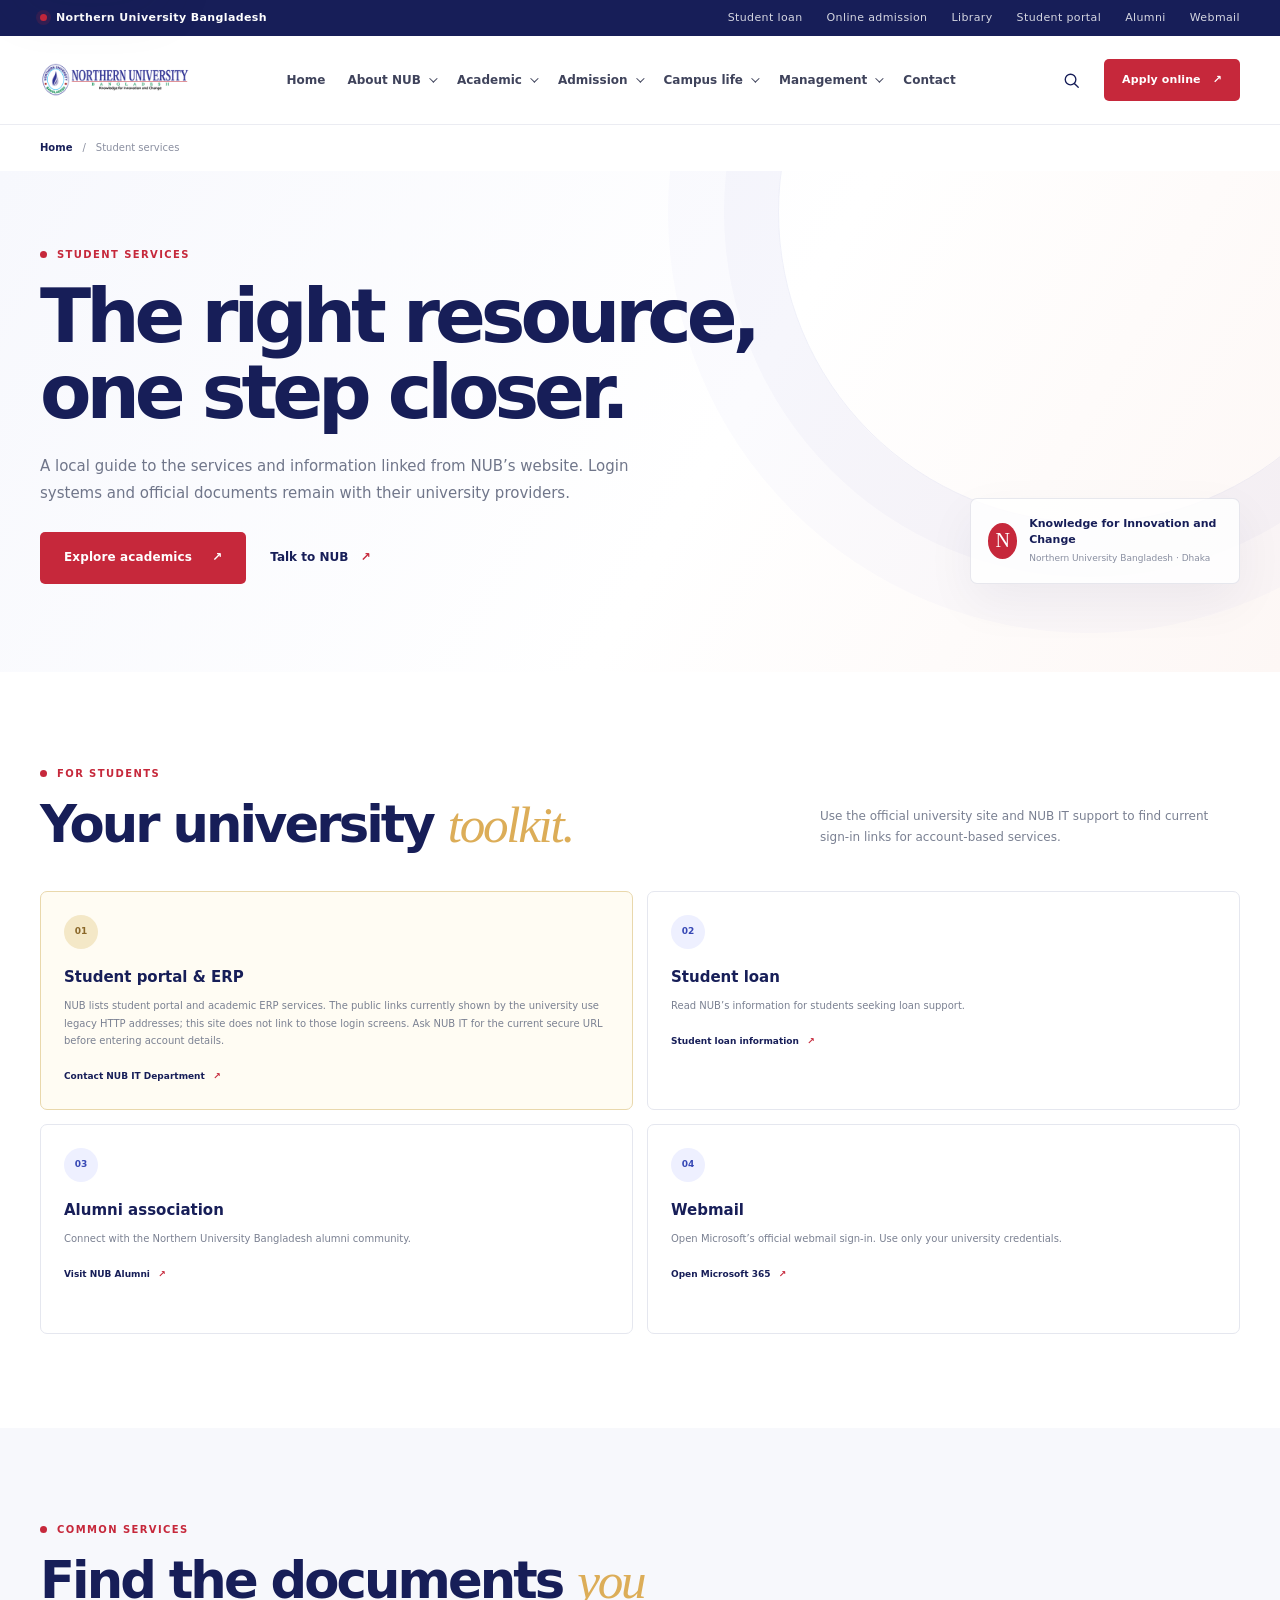
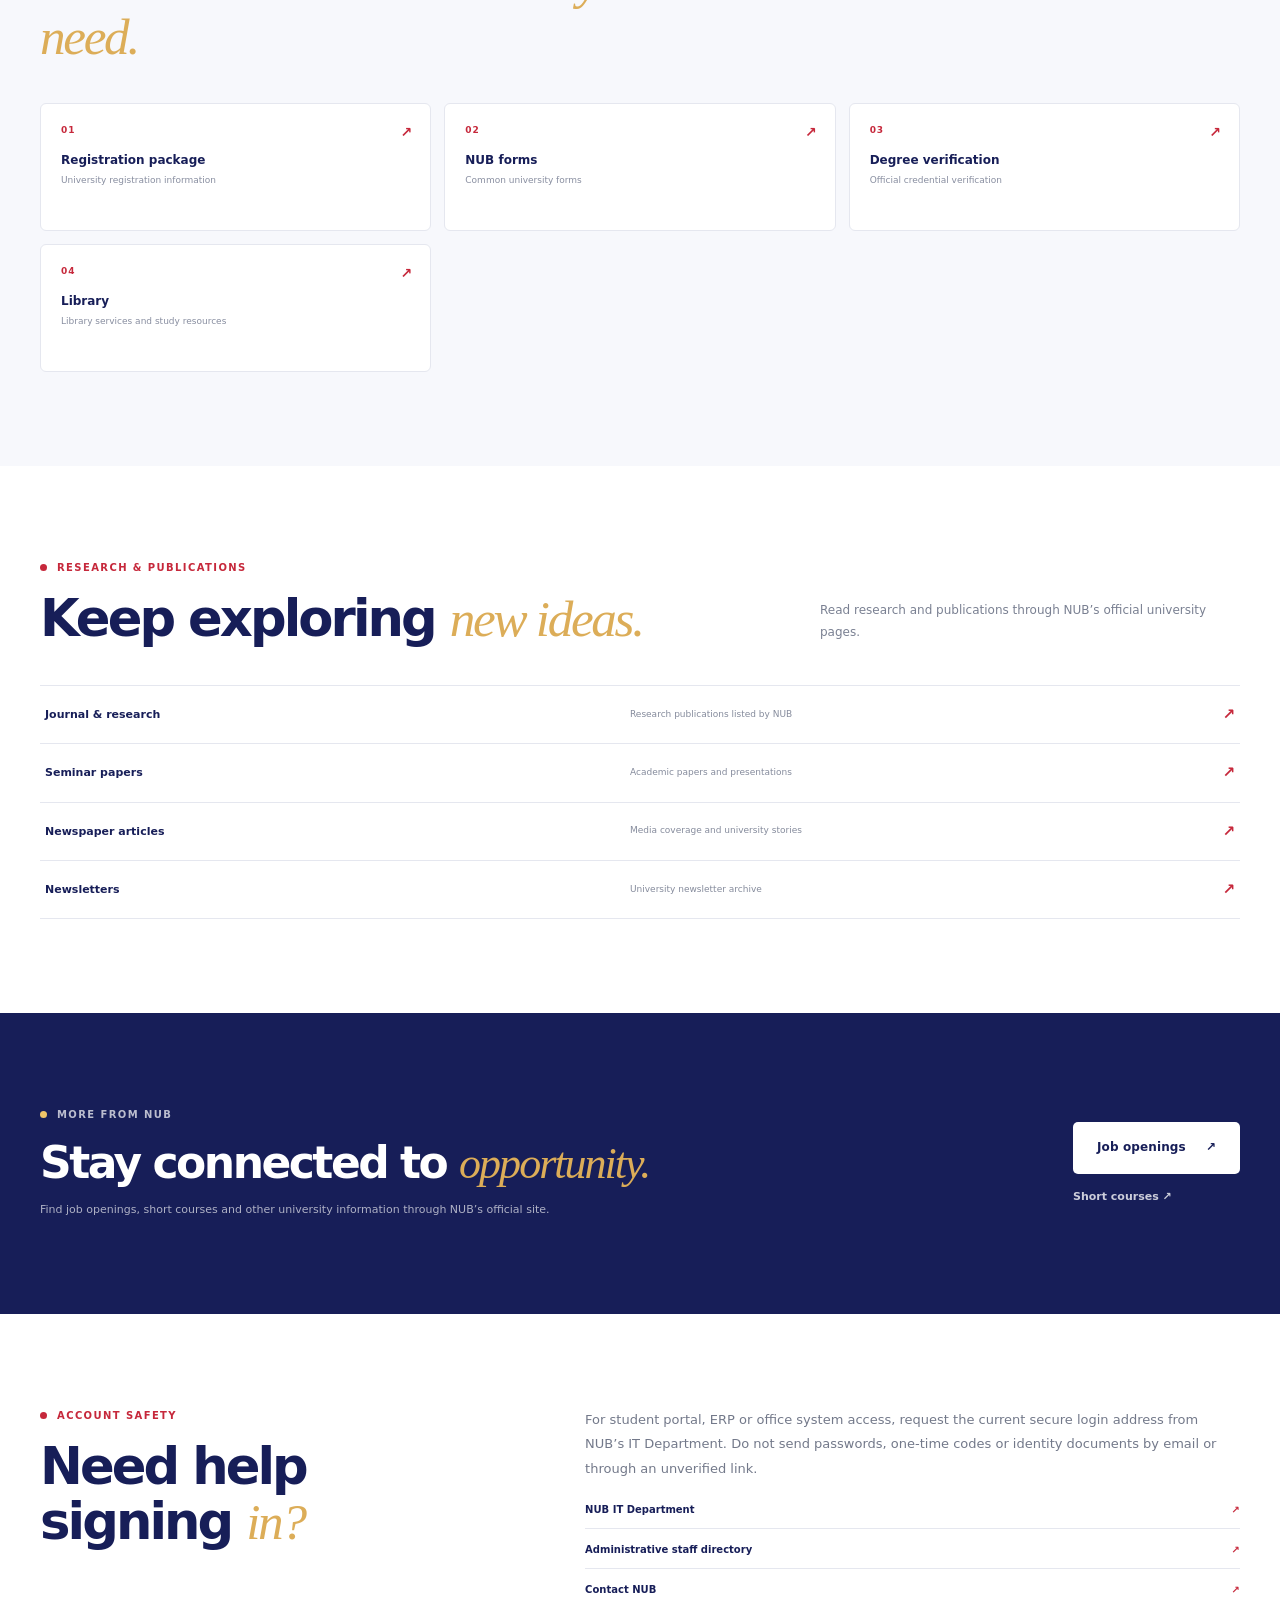
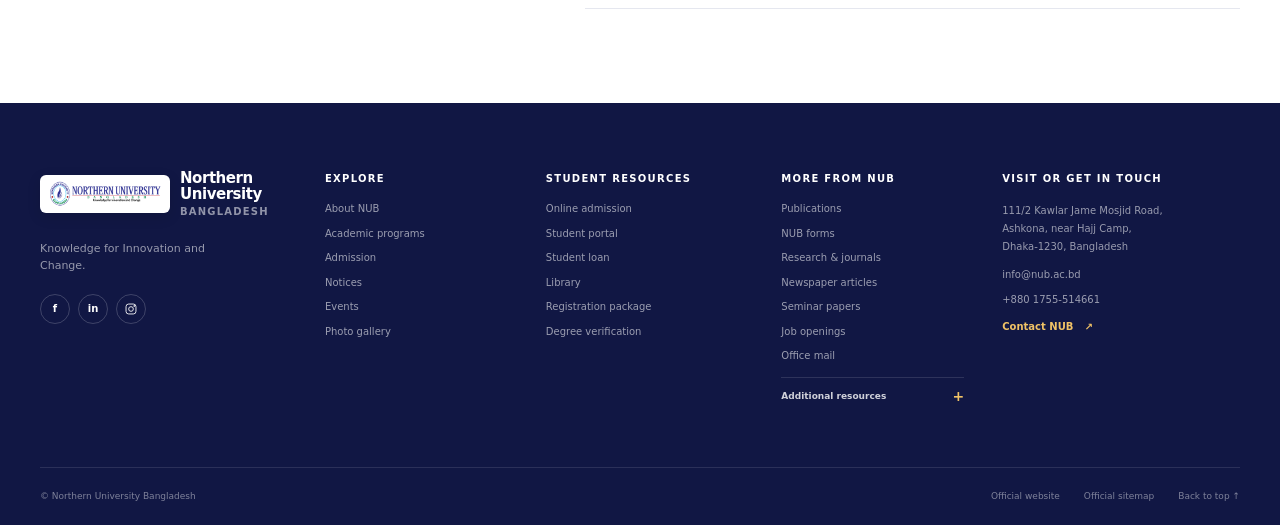
<file: resources.html>
<!doctype html>
<html lang="en">
<head>
  <meta charset="utf-8">
  <meta name="viewport" content="width=device-width, initial-scale=1">
  <meta name="theme-color" content="#171e58">
  <meta name="description" content="Find NUB student services, forms, library, research, verification and university office resources.">
  <meta property="og:type" content="website">
  <meta property="og:title" content="Student &amp; University Resources | Northern University Bangladesh">
  <meta property="og:description" content="Find NUB student services, forms, library, research, verification and university office resources.">
  <title>Student &amp; University Resources | Northern University Bangladesh</title>
  <link rel="icon" href="public/assets/nub-logo.png" type="image/png">
  <link rel="stylesheet" href="styles.v2.css">
  <link rel="stylesheet" href="pages.css">
  <script src="script.js" defer></script>
</head>
<body>
  <a class="skip-link" href="#main">Skip to content</a>
  <div class="utility-bar">
    <div class="container utility-inner">
      <a class="utility-brand" href="index.html#top"><span class="utility-dot" aria-hidden="true"></span>Northern University Bangladesh</a>
      <nav class="utility-links" aria-label="Student shortcuts">
        <a href="https://nub.ac.bd/student_loan" target="_blank" rel="noreferrer">Student loan</a>
        <a href="admissions.html#apply">Online admission</a>
        <a href="campus-life.html#library">Library</a>
        <a href="resources.html#student-portal">Student portal</a>
        <a href="https://alumni.nub.ac.bd/" target="_blank" rel="noreferrer">Alumni</a>
        <a href="https://portal.office.com/" target="_blank" rel="noreferrer">Webmail</a>
      </nav>
    </div>
  </div>
  <header class="site-header" id="top">
    <div class="container header-inner">
      <a class="brand" href="index.html#top" aria-label="Northern University Bangladesh home">
        <img src="public/assets/nub-logo.png" alt="Northern University Bangladesh emblem" width="190" height="43">
      </a>
      <button class="mobile-menu-toggle" type="button" aria-expanded="false" aria-controls="primary-nav" aria-label="Open navigation"><span></span><span></span><span></span></button>
      <nav class="primary-nav" id="primary-nav" aria-label="Main navigation">
        <ul class="nav-list">
          <li><a class="nav-link" href="index.html#top">Home</a></li>
          <li class="nav-item">
            <button class="nav-link nav-trigger" type="button" aria-expanded="false" aria-controls="menu-about">About NUB <span class="chevron" aria-hidden="true"></span></button>
            <div class="dropdown-menu" id="menu-about" hidden>
              <p class="dropdown-label">Discover NUB</p>
              <a href="about.html#history">About &amp; history</a>
              <a href="about.html#vision">Vision &amp; mission</a>
              <a href="about.html#leadership">Message from the Chairman</a>
              <a href="about.html#leadership">Message from the Vice-Chancellor</a>
              <a href="academics.html#faculties">Faculties</a>
            </div>
          </li>
          <li class="nav-item">
            <button class="nav-link nav-trigger" type="button" aria-expanded="false" aria-controls="menu-academic">Academic <span class="chevron" aria-hidden="true"></span></button>
            <div class="dropdown-menu" id="menu-academic" hidden>
              <p class="dropdown-label">Teaching &amp; research</p>
              <a href="academics.html#programs">Academic programs</a>
              <a href="academics.html#academic-framework">Academic system</a>
              <a href="academics.html#academic-framework">Academic regulations</a>
              <a href="academics.html#calendar">Academic calendar</a>
              <a href="academics.html#faculty">Faculty members</a>
              <a href="academics.html#research">NCST</a>
              <a href="academics.html#quality">IQAC</a>
            </div>
          </li>
          <li class="nav-item">
            <button class="nav-link nav-trigger" type="button" aria-expanded="false" aria-controls="menu-admission">Admission <span class="chevron" aria-hidden="true"></span></button>
            <div class="dropdown-menu" id="menu-admission" hidden>
              <p class="dropdown-label">Take your next step</p>
              <a href="admissions.html#requirements">Admission information</a>
              <a href="admissions.html#why-nub">Why study at NUB?</a>
              <a href="admissions.html#apply">Apply online</a>
              <a href="admissions.html#contact">Admission office</a>
            </div>
          </li>
          <li class="nav-item">
            <button class="nav-link nav-trigger" type="button" aria-expanded="false" aria-controls="menu-campus">Campus life <span class="chevron" aria-hidden="true"></span></button>
            <div class="dropdown-menu dropdown-wide" id="menu-campus" hidden>
              <p class="dropdown-label">A place to belong</p>
              <a href="campus-life.html#student-support">Student affairs</a>
              <a href="campus-life.html#facilities">Cafeteria</a>
              <a href="campus-life.html#facilities">Fitness center</a>
              <a href="campus-life.html#library">Library</a>
              <a href="campus-life.html#learning">Learning resources</a>
              <a href="academics.html#academic-framework">Teaching methodology</a>
              <a href="campus-life.html#facilities">Other facilities</a>
              <a href="campus-life.html#gallery">Photo gallery</a>
            </div>
          </li>
          <li class="nav-item">
            <button class="nav-link nav-trigger" type="button" aria-expanded="false" aria-controls="menu-management">Management <span class="chevron" aria-hidden="true"></span></button>
            <div class="dropdown-menu dropdown-wide" id="menu-management" hidden>
              <p class="dropdown-label">Leadership &amp; governance</p>
              <a href="management.html#trustees">Board of Trustees</a>
              <a href="management.html#syndicate">Syndicate</a>
              <a href="management.html#council">Academic Council</a>
              <a href="management.html#executives">Executives</a>
              <a href="management.html#leadership">Chancellor &amp; top executives</a>
            </div>
          </li>
          <li><a class="nav-link" href="contact.html">Contact</a></li>
        </ul>
        <div class="mobile-nav-footer">
          <a href="admissions.html#apply">Online admission <span aria-hidden="true">↗</span></a>
          <a href="https://nub.ac.bd/student_loan" target="_blank" rel="noreferrer">Student loan <span aria-hidden="true">↗</span></a>
        </div>
      </nav>
      <div class="header-actions">
        <button class="search-trigger" type="button" aria-label="Search NUB links" aria-haspopup="dialog" aria-controls="search-dialog">
          <svg viewBox="0 0 24 24" aria-hidden="true"><circle cx="10.8" cy="10.8" r="6.7"></circle><path d="m16 16 4.5 4.5"></path></svg>
        </button>
        <a class="button button-small button-red" href="admissions.html#apply">Apply online <span aria-hidden="true">↗</span></a>
      </div>
    </div>
  </header>

  <dialog class="search-dialog" id="search-dialog" aria-labelledby="search-title">
    <form method="dialog" class="search-dialog-head">
      <div><p class="eyebrow">Find your way</p><h2 id="search-title">Search NUB</h2></div>
      <button class="dialog-close" aria-label="Close search">×</button>
    </form>
    <label class="search-field">
      <span class="sr-only">Search pages and resources</span>
      <svg viewBox="0 0 24 24" aria-hidden="true"><circle cx="10.8" cy="10.8" r="6.7"></circle><path d="m16 16 4.5 4.5"></path></svg>
      <input id="site-search" type="search" placeholder="Try ‘library’ or ‘academic calendar’" autocomplete="off">
    </label>
    <p class="search-hint">Search the university’s most-used pages and student services.</p>
    <div class="search-results" id="search-results" aria-live="polite"></div>
  </dialog>


  <main class="page-main" id="main">

    <div class="container page-breadcrumbs"><a href="index.html">Home</a><span aria-hidden="true">/</span><span aria-current="page">Student services</span></div>
    <section class="page-hero" aria-labelledby="page-title"><div class="container page-hero-grid"><div class="page-hero-copy"><p class="eyebrow"><span class="eyebrow-mark"></span>Student services</p><h1 id="page-title">The right resource, one step closer.</h1><p>A local guide to the services and information linked from NUB’s website. Login systems and official documents remain with their university providers.</p><div class="page-hero-actions"><a class="button button-red" href="academics.html#faculties">Explore academics <span aria-hidden="true">↗</span></a><a class="page-hero-link" href="contact.html">Talk to NUB <span aria-hidden="true">↗</span></a></div></div><aside class="page-hero-note"><span class="hero-note-mark" aria-hidden="true">N</span><div><strong>Knowledge for Innovation and Change</strong><small>Northern University Bangladesh · Dhaka</small></div></aside></div></section>

      <section class="page-section" id="student-portal" aria-labelledby="student-title"><div class="container"><div class="section-intro section-intro-wide reveal"><div><p class="eyebrow"><span class="eyebrow-mark"></span>For students</p><h2 id="student-title">Your university <em>toolkit.</em></h2></div><p class="section-summary">Use the official university site and NUB IT support to find current sign-in links for account-based services.</p></div>
        <div class="resource-directory-grid"><article class="resource-directory-card resource-directory-primary reveal"><span class="resource-symbol">01</span><h3>Student portal &amp; ERP</h3><p>NUB lists student portal and academic ERP services. The public links currently shown by the university use legacy HTTP addresses; this site does not link to those login screens. Ask NUB IT for the current secure URL before entering account details.</p><a href="https://nub.ac.bd/nub/itdepartment" target="_blank" rel="noreferrer">Contact NUB IT Department <span aria-hidden="true">↗</span></a></article><article class="resource-directory-card reveal"><span class="resource-symbol">02</span><h3>Student loan</h3><p>Read NUB’s information for students seeking loan support.</p><a href="https://nub.ac.bd/student_loan" target="_blank" rel="noreferrer">Student loan information <span aria-hidden="true">↗</span></a></article><article class="resource-directory-card reveal"><span class="resource-symbol">03</span><h3>Alumni association</h3><p>Connect with the Northern University Bangladesh alumni community.</p><a href="https://alumni.nub.ac.bd/" target="_blank" rel="noreferrer">Visit NUB Alumni <span aria-hidden="true">↗</span></a></article><article class="resource-directory-card reveal"><span class="resource-symbol">04</span><h3>Webmail</h3><p>Open Microsoft’s official webmail sign-in. Use only your university credentials.</p><a href="https://portal.office.com/" target="_blank" rel="noreferrer">Open Microsoft 365 <span aria-hidden="true">↗</span></a></article></div>
      </div></section>
      <section class="page-section page-section-tint" id="registration" aria-labelledby="registration-title"><div class="container"><div class="section-intro reveal"><p class="eyebrow"><span class="eyebrow-mark"></span>Common services</p><h2 id="registration-title">Find the documents <em>you need.</em></h2></div><div class="link-card-grid"><a class="link-card reveal" href="https://nub.ac.bd/nub/package" target="_blank" rel="noreferrer"><span>01</span><strong>Registration package</strong><small>University registration information</small><b aria-hidden="true">↗</b></a><a class="link-card reveal" href="https://nub.ac.bd/nub/forms" target="_blank" rel="noreferrer" id="forms"><span>02</span><strong>NUB forms</strong><small>Common university forms</small><b aria-hidden="true">↗</b></a><a class="link-card reveal" href="https://verification.nub.ac.bd/" target="_blank" rel="noreferrer"><span>03</span><strong>Degree verification</strong><small>Official credential verification</small><b aria-hidden="true">↗</b></a><a class="link-card reveal" href="https://nub.ac.bd/campus/yrr4getc/library" target="_blank" rel="noreferrer"><span>04</span><strong>Library</strong><small>Library services and study resources</small><b aria-hidden="true">↗</b></a></div></div></section>
      <section class="page-section" id="research" aria-labelledby="research-resources-title"><div class="container"><div class="section-intro section-intro-wide reveal"><div><p class="eyebrow"><span class="eyebrow-mark"></span>Research &amp; publications</p><h2 id="research-resources-title">Keep exploring <em>new ideas.</em></h2></div><p class="section-summary">Read research and publications through NUB’s official university pages.</p></div><div class="resource-link-list"><a href="https://nub.ac.bd/nub/journals" target="_blank" rel="noreferrer"><span>Journal &amp; research</span><small>Research publications listed by NUB</small><b aria-hidden="true">↗</b></a><a href="https://nub.ac.bd/nub/seminar_papers" target="_blank" rel="noreferrer"><span>Seminar papers</span><small>Academic papers and presentations</small><b aria-hidden="true">↗</b></a><a href="https://nub.ac.bd/nub/articles" target="_blank" rel="noreferrer"><span>Newspaper articles</span><small>Media coverage and university stories</small><b aria-hidden="true">↗</b></a><a href="https://nub.ac.bd/assets/images//untitled%20folder%204/Newsletter_Vol-2_Issue-2.pdf" target="_blank" rel="noreferrer"><span>Newsletters</span><small>University newsletter archive</small><b aria-hidden="true">↗</b></a></div></div></section>
      <section class="page-section page-section-navy" id="careers"><div class="container contact-strip"><div><p class="eyebrow eyebrow-light"><span class="eyebrow-mark"></span>More from NUB</p><h2>Stay connected to <em>opportunity.</em></h2><p>Find job openings, short courses and other university information through NUB’s official site.</p></div><div class="contact-strip-actions"><a class="button button-light" href="https://nub.ac.bd/nub/job" target="_blank" rel="noreferrer">Job openings <span aria-hidden="true">↗</span></a><a class="contact-strip-phone" href="https://shortcourses.nub.ac.bd/" target="_blank" rel="noreferrer">Short courses ↗</a></div></div></section>
      <section class="page-section" id="it-support" aria-labelledby="it-support-title"><div class="container split-layout"><div class="section-intro reveal"><p class="eyebrow"><span class="eyebrow-mark"></span>Account safety</p><h2 id="it-support-title">Need help signing <em>in?</em></h2></div><div class="prose reveal"><p>For student portal, ERP or office system access, request the current secure login address from NUB’s IT Department. Do not send passwords, one-time codes or identity documents by email or through an unverified link.</p><div class="inline-links"><a href="https://nub.ac.bd/nub/itdepartment" target="_blank" rel="noreferrer">NUB IT Department <span aria-hidden="true">↗</span></a><a href="https://nub.ac.bd/nub/staff/DK" target="_blank" rel="noreferrer">Administrative staff directory <span aria-hidden="true">↗</span></a><a href="contact.html">Contact NUB <span aria-hidden="true">↗</span></a></div></div></div></section>
  </main>
  <footer class="site-footer" id="site-map">
    <div class="container footer-main">
      <div class="footer-brand-column">
        <a class="brand brand-footer" href="index.html#top" aria-label="Northern University Bangladesh home">
          <img src="public/assets/nub-logo.png" alt="" width="190" height="43">
          <span class="brand-name"><strong>Northern University</strong><span>Bangladesh</span></span>
        </a>
        <p>Knowledge for Innovation and Change.</p>
        <div class="social-links" aria-label="Social media">
          <a href="https://www.facebook.com/nub.ac.bd" target="_blank" rel="noreferrer" aria-label="Facebook">f</a>
          <a href="https://www.linkedin.com/company/67929129/" target="_blank" rel="noreferrer" aria-label="LinkedIn">in</a>
          <a href="https://www.instagram.com/northernuniversitybangladesh/" target="_blank" rel="noreferrer" aria-label="Instagram"><svg viewBox="0 0 24 24" aria-hidden="true"><rect x="3.5" y="3.5" width="17" height="17" rx="4.5"></rect><circle cx="12" cy="12" r="4"></circle><circle class="instagram-dot" cx="17.5" cy="6.8" r=".8"></circle></svg></a>
        </div>
      </div>
      <div class="footer-column">
        <h2>Explore</h2>
        <a href="about.html#history">About NUB</a>
        <a href="academics.html#programs">Academic programs</a>
        <a href="admissions.html#requirements">Admission</a>
        <a href="updates.html#notices">Notices</a>
        <a href="updates.html#events">Events</a>
        <a href="campus-life.html#gallery">Photo gallery</a>
      </div>
      <div class="footer-column">
        <h2>Student resources</h2>
        <a href="admissions.html#apply">Online admission</a>
        <a href="resources.html#student-portal">Student portal</a>
        <a href="https://nub.ac.bd/student_loan" target="_blank" rel="noreferrer">Student loan</a>
        <a href="campus-life.html#library">Library</a>
        <a href="resources.html#registration">Registration package</a>
        <a href="https://verification.nub.ac.bd/" target="_blank" rel="noreferrer">Degree verification</a>
      </div>
      <div class="footer-column">
        <h2>More from NUB</h2>
        <a href="resources.html#research">Publications</a>
        <a href="resources.html#forms">NUB forms</a>
        <a href="resources.html#research">Research &amp; journals</a>
        <a href="updates.html#news">Newspaper articles</a>
        <a href="resources.html#research">Seminar papers</a>
        <a href="resources.html#careers">Job openings</a>
        <a href="https://portal.office.com/" target="_blank" rel="noreferrer">Office mail</a>
        <details class="footer-details">
          <summary>Additional resources <span aria-hidden="true">+</span></summary>
          <div>
            <a href="management.html#executives">Administrative staff</a>
            <a href="resources.html#it-support">IT department</a>
            <a href="resources.html#it-support">NUB backoffice ERP</a>
            <a href="resources.html#it-support">NUB academic ERP</a>
            <a href="https://nub.ac.bd/assets/images//about/untitled%20folder/Sexual.pdf" target="_blank" rel="noreferrer">Sexual Harassment Committee</a>
            <a href="https://nub.ac.bd/assets/images//untitled%20folder%204/Newsletter_Vol-2_Issue-2.pdf" target="_blank" rel="noreferrer">Newsletters</a>
            <a href="https://nub.ac.bd/assets/images//library/Calender%202026/Booklet%20Print%20Ready.pdf" target="_blank" rel="noreferrer">Download brochure</a>
            <a href="https://ugc.gov.bd/" target="_blank" rel="noreferrer">University Grants Commission</a>
            <a href="https://moedu.gov.bd/" target="_blank" rel="noreferrer">Ministry of Education</a>
            <a href="https://www.999.gov.bd/" target="_blank" rel="noreferrer">National emergency service</a>
          </div>
        </details>
      </div>
      <div class="footer-contact">
        <h2>Visit or get in touch</h2>
        <p>111/2 Kawlar Jame Mosjid Road,<br>Ashkona, near Hajj Camp,<br>Dhaka-1230, Bangladesh</p>
        <a href="mailto:info@nub.ac.bd">info@nub.ac.bd</a>
        <a href="tel:+8801755514661">+880 1755-514661</a>
        <a class="footer-contact-link" href="contact.html">Contact NUB <span aria-hidden="true">↗</span></a>
      </div>
    </div>
    <div class="container footer-bottom">
      <span>© Northern University Bangladesh</span>
      <div><a href="https://nub.ac.bd/" target="_blank" rel="noreferrer">Official website</a><a href="sitemap.xml">Official sitemap</a><a href="index.html#top">Back to top ↑</a></div>
    </div>
  </footer>
  <button class="back-to-top" type="button" aria-label="Back to top">↑</button>

</body>
</html>
</file>
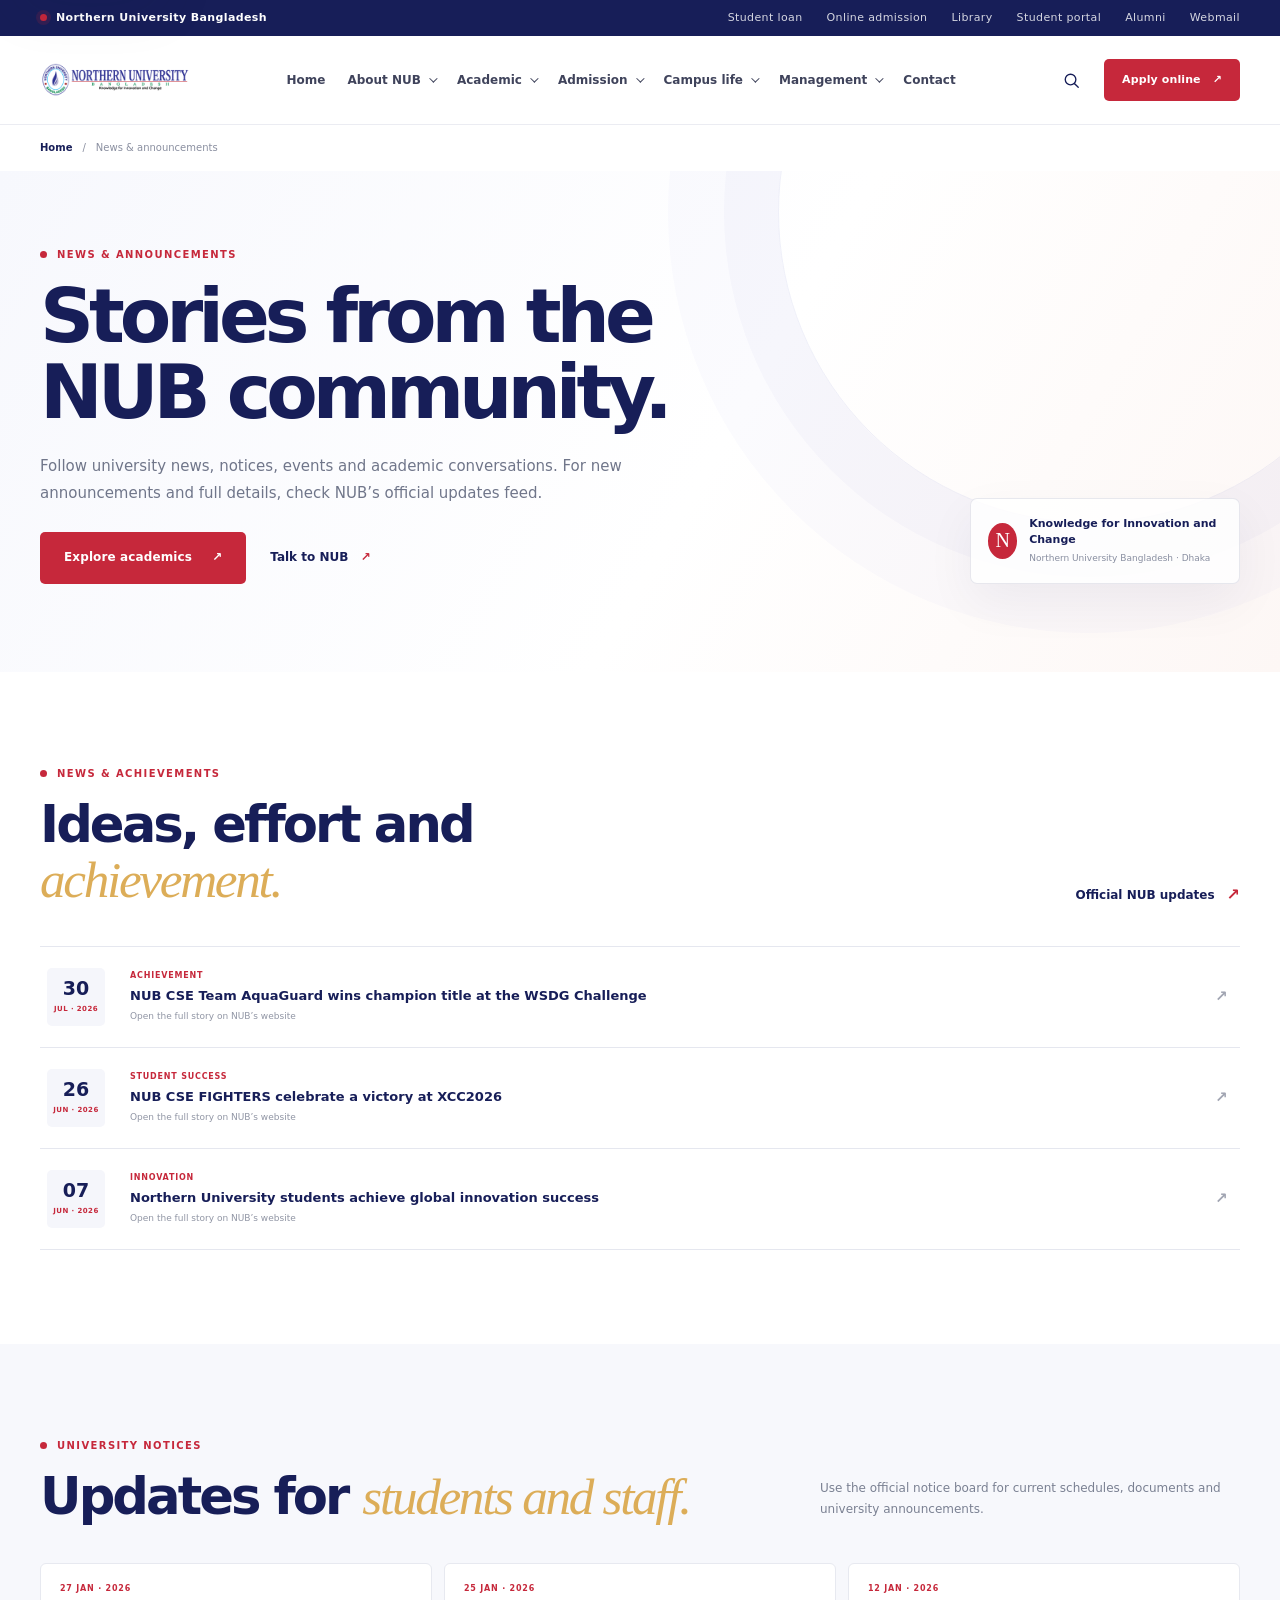
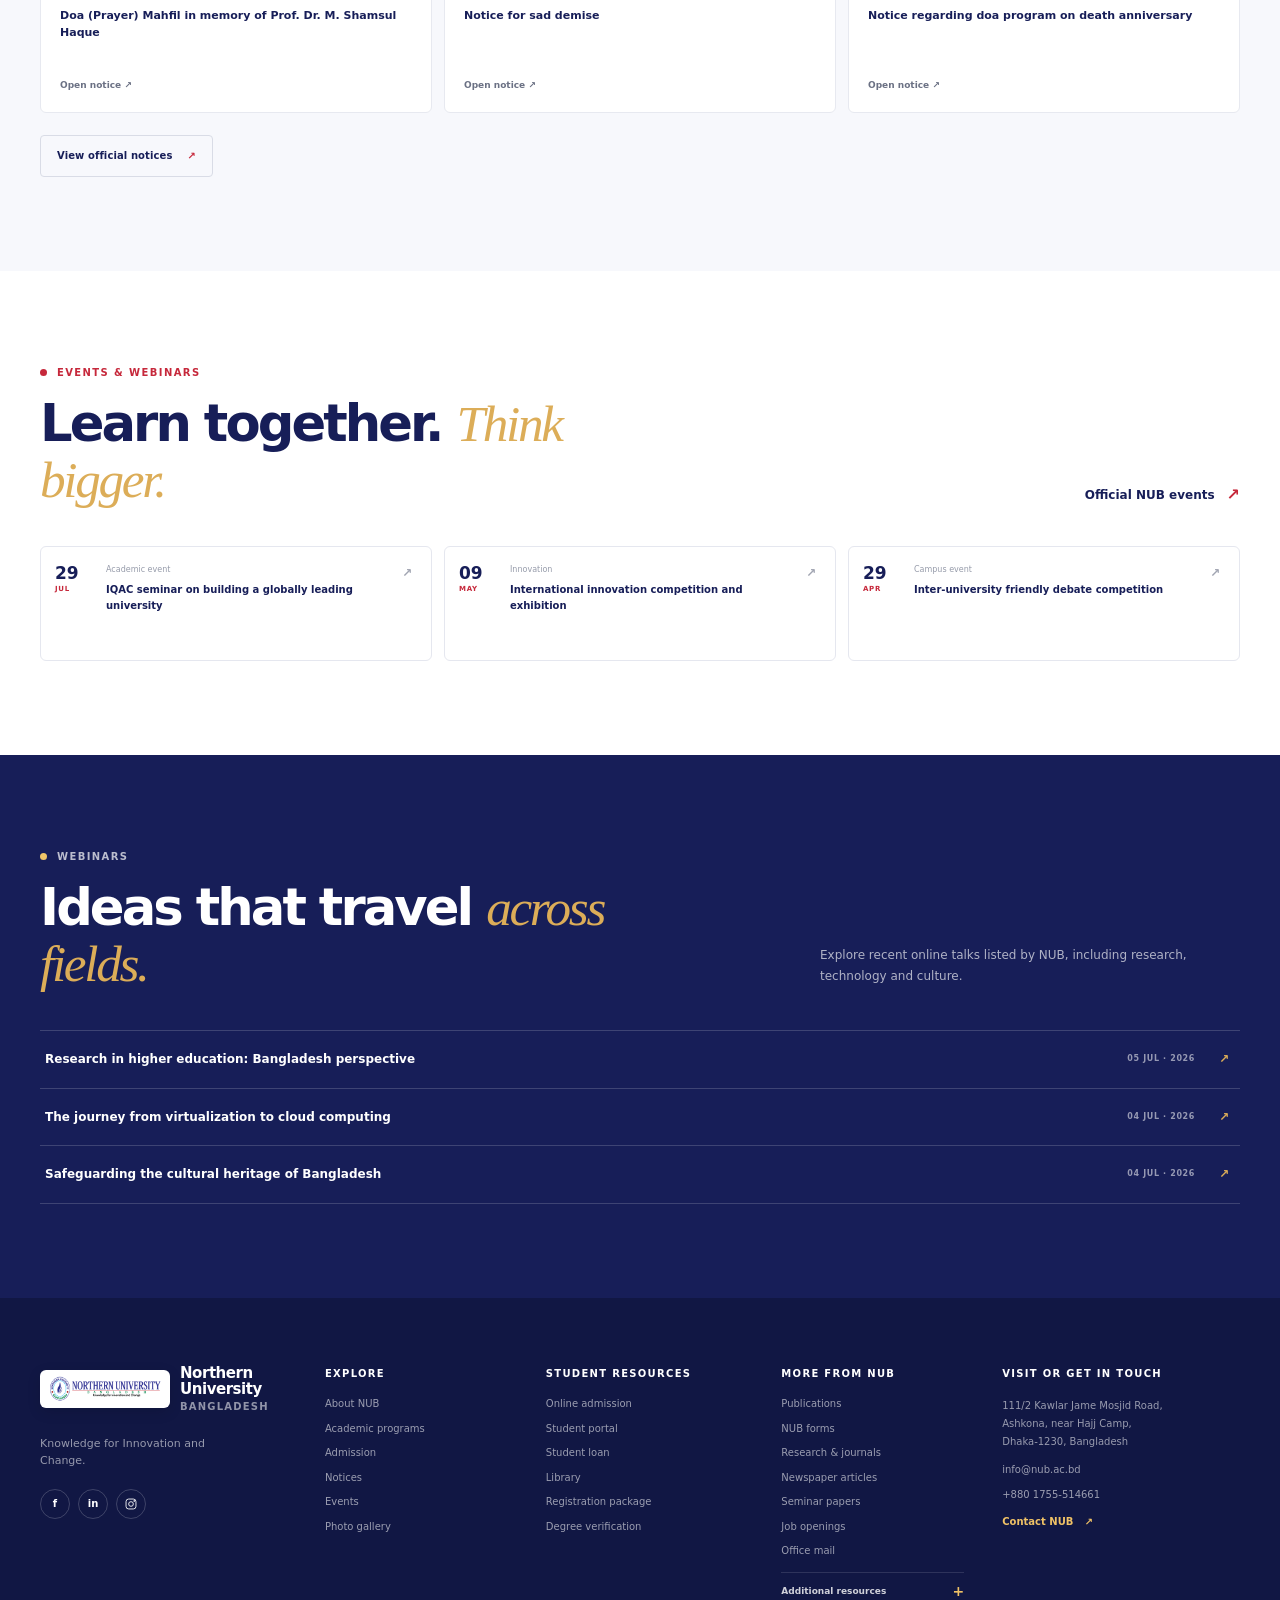
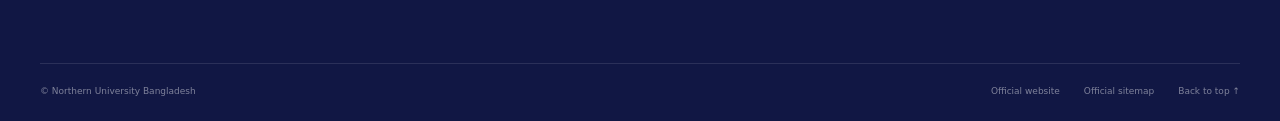
<file: updates.html>
<!doctype html>
<html lang="en">
<head>
  <meta charset="utf-8">
  <meta name="viewport" content="width=device-width, initial-scale=1">
  <meta name="theme-color" content="#171e58">
  <meta name="description" content="Browse NUB news, university notices, events and webinars, with links to the official source.">
  <meta property="og:type" content="website">
  <meta property="og:title" content="News, Notices &amp; Events | Northern University Bangladesh">
  <meta property="og:description" content="Browse NUB news, university notices, events and webinars, with links to the official source.">
  <title>News, Notices &amp; Events | Northern University Bangladesh</title>
  <link rel="icon" href="public/assets/nub-logo.png" type="image/png">
  <link rel="stylesheet" href="styles.v2.css">
  <link rel="stylesheet" href="pages.css">
  <script src="script.js" defer></script>
</head>
<body>
  <a class="skip-link" href="#main">Skip to content</a>
  <div class="utility-bar">
    <div class="container utility-inner">
      <a class="utility-brand" href="index.html#top"><span class="utility-dot" aria-hidden="true"></span>Northern University Bangladesh</a>
      <nav class="utility-links" aria-label="Student shortcuts">
        <a href="https://nub.ac.bd/student_loan" target="_blank" rel="noreferrer">Student loan</a>
        <a href="admissions.html#apply">Online admission</a>
        <a href="campus-life.html#library">Library</a>
        <a href="resources.html#student-portal">Student portal</a>
        <a href="https://alumni.nub.ac.bd/" target="_blank" rel="noreferrer">Alumni</a>
        <a href="https://portal.office.com/" target="_blank" rel="noreferrer">Webmail</a>
      </nav>
    </div>
  </div>
  <header class="site-header" id="top">
    <div class="container header-inner">
      <a class="brand" href="index.html#top" aria-label="Northern University Bangladesh home">
        <img src="public/assets/nub-logo.png" alt="Northern University Bangladesh emblem" width="190" height="43">
      </a>
      <button class="mobile-menu-toggle" type="button" aria-expanded="false" aria-controls="primary-nav" aria-label="Open navigation"><span></span><span></span><span></span></button>
      <nav class="primary-nav" id="primary-nav" aria-label="Main navigation">
        <ul class="nav-list">
          <li><a class="nav-link" href="index.html#top">Home</a></li>
          <li class="nav-item">
            <button class="nav-link nav-trigger" type="button" aria-expanded="false" aria-controls="menu-about">About NUB <span class="chevron" aria-hidden="true"></span></button>
            <div class="dropdown-menu" id="menu-about" hidden>
              <p class="dropdown-label">Discover NUB</p>
              <a href="about.html#history">About &amp; history</a>
              <a href="about.html#vision">Vision &amp; mission</a>
              <a href="about.html#leadership">Message from the Chairman</a>
              <a href="about.html#leadership">Message from the Vice-Chancellor</a>
              <a href="academics.html#faculties">Faculties</a>
            </div>
          </li>
          <li class="nav-item">
            <button class="nav-link nav-trigger" type="button" aria-expanded="false" aria-controls="menu-academic">Academic <span class="chevron" aria-hidden="true"></span></button>
            <div class="dropdown-menu" id="menu-academic" hidden>
              <p class="dropdown-label">Teaching &amp; research</p>
              <a href="academics.html#programs">Academic programs</a>
              <a href="academics.html#academic-framework">Academic system</a>
              <a href="academics.html#academic-framework">Academic regulations</a>
              <a href="academics.html#calendar">Academic calendar</a>
              <a href="academics.html#faculty">Faculty members</a>
              <a href="academics.html#research">NCST</a>
              <a href="academics.html#quality">IQAC</a>
            </div>
          </li>
          <li class="nav-item">
            <button class="nav-link nav-trigger" type="button" aria-expanded="false" aria-controls="menu-admission">Admission <span class="chevron" aria-hidden="true"></span></button>
            <div class="dropdown-menu" id="menu-admission" hidden>
              <p class="dropdown-label">Take your next step</p>
              <a href="admissions.html#requirements">Admission information</a>
              <a href="admissions.html#why-nub">Why study at NUB?</a>
              <a href="admissions.html#apply">Apply online</a>
              <a href="admissions.html#contact">Admission office</a>
            </div>
          </li>
          <li class="nav-item">
            <button class="nav-link nav-trigger" type="button" aria-expanded="false" aria-controls="menu-campus">Campus life <span class="chevron" aria-hidden="true"></span></button>
            <div class="dropdown-menu dropdown-wide" id="menu-campus" hidden>
              <p class="dropdown-label">A place to belong</p>
              <a href="campus-life.html#student-support">Student affairs</a>
              <a href="campus-life.html#facilities">Cafeteria</a>
              <a href="campus-life.html#facilities">Fitness center</a>
              <a href="campus-life.html#library">Library</a>
              <a href="campus-life.html#learning">Learning resources</a>
              <a href="academics.html#academic-framework">Teaching methodology</a>
              <a href="campus-life.html#facilities">Other facilities</a>
              <a href="campus-life.html#gallery">Photo gallery</a>
            </div>
          </li>
          <li class="nav-item">
            <button class="nav-link nav-trigger" type="button" aria-expanded="false" aria-controls="menu-management">Management <span class="chevron" aria-hidden="true"></span></button>
            <div class="dropdown-menu dropdown-wide" id="menu-management" hidden>
              <p class="dropdown-label">Leadership &amp; governance</p>
              <a href="management.html#trustees">Board of Trustees</a>
              <a href="management.html#syndicate">Syndicate</a>
              <a href="management.html#council">Academic Council</a>
              <a href="management.html#executives">Executives</a>
              <a href="management.html#leadership">Chancellor &amp; top executives</a>
            </div>
          </li>
          <li><a class="nav-link" href="contact.html">Contact</a></li>
        </ul>
        <div class="mobile-nav-footer">
          <a href="admissions.html#apply">Online admission <span aria-hidden="true">↗</span></a>
          <a href="https://nub.ac.bd/student_loan" target="_blank" rel="noreferrer">Student loan <span aria-hidden="true">↗</span></a>
        </div>
      </nav>
      <div class="header-actions">
        <button class="search-trigger" type="button" aria-label="Search NUB links" aria-haspopup="dialog" aria-controls="search-dialog">
          <svg viewBox="0 0 24 24" aria-hidden="true"><circle cx="10.8" cy="10.8" r="6.7"></circle><path d="m16 16 4.5 4.5"></path></svg>
        </button>
        <a class="button button-small button-red" href="admissions.html#apply">Apply online <span aria-hidden="true">↗</span></a>
      </div>
    </div>
  </header>

  <dialog class="search-dialog" id="search-dialog" aria-labelledby="search-title">
    <form method="dialog" class="search-dialog-head">
      <div><p class="eyebrow">Find your way</p><h2 id="search-title">Search NUB</h2></div>
      <button class="dialog-close" aria-label="Close search">×</button>
    </form>
    <label class="search-field">
      <span class="sr-only">Search pages and resources</span>
      <svg viewBox="0 0 24 24" aria-hidden="true"><circle cx="10.8" cy="10.8" r="6.7"></circle><path d="m16 16 4.5 4.5"></path></svg>
      <input id="site-search" type="search" placeholder="Try ‘library’ or ‘academic calendar’" autocomplete="off">
    </label>
    <p class="search-hint">Search the university’s most-used pages and student services.</p>
    <div class="search-results" id="search-results" aria-live="polite"></div>
  </dialog>


  <main class="page-main" id="main">

    <div class="container page-breadcrumbs"><a href="index.html">Home</a><span aria-hidden="true">/</span><span aria-current="page">News & announcements</span></div>
    <section class="page-hero" aria-labelledby="page-title"><div class="container page-hero-grid"><div class="page-hero-copy"><p class="eyebrow"><span class="eyebrow-mark"></span>News & announcements</p><h1 id="page-title">Stories from the NUB community.</h1><p>Follow university news, notices, events and academic conversations. For new announcements and full details, check NUB’s official updates feed.</p><div class="page-hero-actions"><a class="button button-red" href="academics.html#faculties">Explore academics <span aria-hidden="true">↗</span></a><a class="page-hero-link" href="contact.html">Talk to NUB <span aria-hidden="true">↗</span></a></div></div><aside class="page-hero-note"><span class="hero-note-mark" aria-hidden="true">N</span><div><strong>Knowledge for Innovation and Change</strong><small>Northern University Bangladesh · Dhaka</small></div></aside></div></section>

      <section class="page-section" id="news" aria-labelledby="news-title"><div class="container"><div class="section-intro section-intro-wide reveal"><div><p class="eyebrow"><span class="eyebrow-mark"></span>News &amp; achievements</p><h2 id="news-title">Ideas, effort and <em>achievement.</em></h2></div><a class="text-link" href="https://nub.ac.bd/nub/notices" target="_blank" rel="noreferrer">Official NUB updates <span aria-hidden="true">↗</span></a></div>
        <div class="update-list"><a class="update-item reveal" href="https://nub.ac.bd/nub/notice/r6ewm1vw/nub-cse-team-aquaguard-wins-champion-title-at-the-wsdg-challenge!" target="_blank" rel="noreferrer"><span class="update-date"><strong>30</strong><small>JUL · 2026</small></span><span class="update-copy"><small>Achievement</small><strong>NUB CSE Team AquaGuard wins champion title at the WSDG Challenge</strong><span>Open the full story on NUB’s website</span></span><b aria-hidden="true">↗</b></a><a class="update-item reveal" href="https://nub.ac.bd/nub/notice/3echwu8z/congratulations-to-cse-fighters-on-their-remarkable-victory-at-the-infinix-campus-cup-2026-bangladesh-(xcc2026)." target="_blank" rel="noreferrer"><span class="update-date"><strong>26</strong><small>JUN · 2026</small></span><span class="update-copy"><small>Student success</small><strong>NUB CSE FIGHTERS celebrate a victory at XCC2026</strong><span>Open the full story on NUB’s website</span></span><b aria-hidden="true">↗</b></a><a class="update-item reveal" href="https://nub.ac.bd/nub/notice/q0n4k1gd/northern-university-students-achieve-global-innovation-success" target="_blank" rel="noreferrer"><span class="update-date"><strong>07</strong><small>JUN · 2026</small></span><span class="update-copy"><small>Innovation</small><strong>Northern University students achieve global innovation success</strong><span>Open the full story on NUB’s website</span></span><b aria-hidden="true">↗</b></a></div>
      </div></section>
      <section class="page-section page-section-tint" id="notices" aria-labelledby="notices-title"><div class="container"><div class="section-intro section-intro-wide reveal"><div><p class="eyebrow"><span class="eyebrow-mark"></span>University notices</p><h2 id="notices-title">Updates for <em>students and staff.</em></h2></div><p class="section-summary">Use the official notice board for current schedules, documents and university announcements.</p></div><div class="compact-update-grid"><a class="compact-update reveal" href="https://nub.ac.bd/nub/notice/gsazfir0/doa-(prayer)-mahfil-in-memory-of-prof.-dr.-m.-shamsul-haque" target="_blank" rel="noreferrer"><small>27 JAN · 2026</small><strong>Doa (Prayer) Mahfil in memory of Prof. Dr. M. Shamsul Haque</strong><span>Open notice ↗</span></a><a class="compact-update reveal" href="https://nub.ac.bd/nub/notice/sndzg2pl/notice-for-sad-demise" target="_blank" rel="noreferrer"><small>25 JAN · 2026</small><strong>Notice for sad demise</strong><span>Open notice ↗</span></a><a class="compact-update reveal" href="https://nub.ac.bd/nub/notice/jhctnuav/notice-regarding-doa-program-on-death-anniversary" target="_blank" rel="noreferrer"><small>12 JAN · 2026</small><strong>Notice regarding doa program on death anniversary</strong><span>Open notice ↗</span></a></div><a class="button button-outline" href="https://nub.ac.bd/nub/notices" target="_blank" rel="noreferrer">View official notices <span aria-hidden="true">↗</span></a></div></section>
      <section class="page-section" id="events" aria-labelledby="events-title"><div class="container"><div class="section-intro section-intro-wide reveal"><div><p class="eyebrow"><span class="eyebrow-mark"></span>Events &amp; webinars</p><h2 id="events-title">Learn together. <em>Think bigger.</em></h2></div><a class="text-link" href="https://nub.ac.bd/nub/events" target="_blank" rel="noreferrer">Official NUB events <span aria-hidden="true">↗</span></a></div><div class="event-row-grid"><a class="event-row reveal" href="https://nub.ac.bd/nub/event/4y37ta6x/iqac-nub-organizes-seminar-on-building-a-globally-leading-university" target="_blank" rel="noreferrer"><span>29 <small>JUL</small></span><div><small>Academic event</small><strong>IQAC seminar on building a globally leading university</strong></div><b aria-hidden="true">↗</b></a><a class="event-row reveal" href="https://nub.ac.bd/nub/event/kDcxb9Pg/international-innovation-competition-and-exhibition-held-at-northern-university" target="_blank" rel="noreferrer"><span>09 <small>MAY</small></span><div><small>Innovation</small><strong>International innovation competition and exhibition</strong></div><b aria-hidden="true">↗</b></a><a class="event-row reveal" href="https://nub.ac.bd/nub/event/5wtdmque/nub-hosts-inter-university-friendly-debate-competition" target="_blank" rel="noreferrer"><span>29 <small>APR</small></span><div><small>Campus event</small><strong>Inter-university friendly debate competition</strong></div><b aria-hidden="true">↗</b></a></div></div></section>
      <section class="page-section page-section-navy" id="webinars" aria-labelledby="webinars-title"><div class="container"><div class="section-intro section-intro-wide section-intro-light reveal"><div><p class="eyebrow eyebrow-light"><span class="eyebrow-mark"></span>Webinars</p><h2 id="webinars-title">Ideas that travel <em>across fields.</em></h2></div><p class="section-summary">Explore recent online talks listed by NUB, including research, technology and culture.</p></div><div class="webinar-links"><a href="https://nub.ac.bd/nub/notice/oqrn1d9y/a-webinar-on-research-in-higher-education-bangladesh-perspective" target="_blank" rel="noreferrer">Research in higher education: Bangladesh perspective <span>05 JUL · 2026</span><b aria-hidden="true">↗</b></a><a href="https://nub.ac.bd/nub/notice/7htb8p4w/a-webinar-on-the-journey-from-virtualization-to-cloud-computing." target="_blank" rel="noreferrer">The journey from virtualization to cloud computing <span>04 JUL · 2026</span><b aria-hidden="true">↗</b></a><a href="https://nub.ac.bd/nub/notice/nkx74oby/webinar-on-safeguarding-the-cultural-heritage-of-bangladesh-a-multi-disciplinary-approach" target="_blank" rel="noreferrer">Safeguarding the cultural heritage of Bangladesh <span>04 JUL · 2026</span><b aria-hidden="true">↗</b></a></div></div></section>
  </main>
  <footer class="site-footer" id="site-map">
    <div class="container footer-main">
      <div class="footer-brand-column">
        <a class="brand brand-footer" href="index.html#top" aria-label="Northern University Bangladesh home">
          <img src="public/assets/nub-logo.png" alt="" width="190" height="43">
          <span class="brand-name"><strong>Northern University</strong><span>Bangladesh</span></span>
        </a>
        <p>Knowledge for Innovation and Change.</p>
        <div class="social-links" aria-label="Social media">
          <a href="https://www.facebook.com/nub.ac.bd" target="_blank" rel="noreferrer" aria-label="Facebook">f</a>
          <a href="https://www.linkedin.com/company/67929129/" target="_blank" rel="noreferrer" aria-label="LinkedIn">in</a>
          <a href="https://www.instagram.com/northernuniversitybangladesh/" target="_blank" rel="noreferrer" aria-label="Instagram"><svg viewBox="0 0 24 24" aria-hidden="true"><rect x="3.5" y="3.5" width="17" height="17" rx="4.5"></rect><circle cx="12" cy="12" r="4"></circle><circle class="instagram-dot" cx="17.5" cy="6.8" r=".8"></circle></svg></a>
        </div>
      </div>
      <div class="footer-column">
        <h2>Explore</h2>
        <a href="about.html#history">About NUB</a>
        <a href="academics.html#programs">Academic programs</a>
        <a href="admissions.html#requirements">Admission</a>
        <a href="updates.html#notices">Notices</a>
        <a href="updates.html#events">Events</a>
        <a href="campus-life.html#gallery">Photo gallery</a>
      </div>
      <div class="footer-column">
        <h2>Student resources</h2>
        <a href="admissions.html#apply">Online admission</a>
        <a href="resources.html#student-portal">Student portal</a>
        <a href="https://nub.ac.bd/student_loan" target="_blank" rel="noreferrer">Student loan</a>
        <a href="campus-life.html#library">Library</a>
        <a href="resources.html#registration">Registration package</a>
        <a href="https://verification.nub.ac.bd/" target="_blank" rel="noreferrer">Degree verification</a>
      </div>
      <div class="footer-column">
        <h2>More from NUB</h2>
        <a href="resources.html#research">Publications</a>
        <a href="resources.html#forms">NUB forms</a>
        <a href="resources.html#research">Research &amp; journals</a>
        <a href="updates.html#news">Newspaper articles</a>
        <a href="resources.html#research">Seminar papers</a>
        <a href="resources.html#careers">Job openings</a>
        <a href="https://portal.office.com/" target="_blank" rel="noreferrer">Office mail</a>
        <details class="footer-details">
          <summary>Additional resources <span aria-hidden="true">+</span></summary>
          <div>
            <a href="management.html#executives">Administrative staff</a>
            <a href="resources.html#it-support">IT department</a>
            <a href="resources.html#it-support">NUB backoffice ERP</a>
            <a href="resources.html#it-support">NUB academic ERP</a>
            <a href="https://nub.ac.bd/assets/images//about/untitled%20folder/Sexual.pdf" target="_blank" rel="noreferrer">Sexual Harassment Committee</a>
            <a href="https://nub.ac.bd/assets/images//untitled%20folder%204/Newsletter_Vol-2_Issue-2.pdf" target="_blank" rel="noreferrer">Newsletters</a>
            <a href="https://nub.ac.bd/assets/images//library/Calender%202026/Booklet%20Print%20Ready.pdf" target="_blank" rel="noreferrer">Download brochure</a>
            <a href="https://ugc.gov.bd/" target="_blank" rel="noreferrer">University Grants Commission</a>
            <a href="https://moedu.gov.bd/" target="_blank" rel="noreferrer">Ministry of Education</a>
            <a href="https://www.999.gov.bd/" target="_blank" rel="noreferrer">National emergency service</a>
          </div>
        </details>
      </div>
      <div class="footer-contact">
        <h2>Visit or get in touch</h2>
        <p>111/2 Kawlar Jame Mosjid Road,<br>Ashkona, near Hajj Camp,<br>Dhaka-1230, Bangladesh</p>
        <a href="mailto:info@nub.ac.bd">info@nub.ac.bd</a>
        <a href="tel:+8801755514661">+880 1755-514661</a>
        <a class="footer-contact-link" href="contact.html">Contact NUB <span aria-hidden="true">↗</span></a>
      </div>
    </div>
    <div class="container footer-bottom">
      <span>© Northern University Bangladesh</span>
      <div><a href="https://nub.ac.bd/" target="_blank" rel="noreferrer">Official website</a><a href="sitemap.xml">Official sitemap</a><a href="index.html#top">Back to top ↑</a></div>
    </div>
  </footer>
  <button class="back-to-top" type="button" aria-label="Back to top">↑</button>

</body>
</html>
</file>
<file: styles.v2.css>
:root {
  color-scheme: light;
  --navy: #171e58;
  --navy-2: #202a78;
  --blue: #3748b5;
  --red: #c6283b;
  --green: #137554;
  --gold: #dcad58;
  --ink: #20233c;
  --muted: #777d90;
  --line: #e5e7ef;
  --paper: #fff;
  --wash: #f6f7fb;
  --container: 1200px;
  --shadow: 0 20px 55px rgba(21, 28, 79, .10);
  font-family: Inter, "Segoe UI", system-ui, -apple-system, BlinkMacSystemFont, Arial, sans-serif;
  font-synthesis: none;
  text-rendering: optimizeLegibility;
  -webkit-font-smoothing: antialiased;
  -moz-osx-font-smoothing: grayscale;
}
* { box-sizing: border-box; }
html { scroll-behavior: smooth; scroll-padding-top: 100px; }
body { margin: 0; color: var(--ink); background: var(--paper); font-size: 15px; line-height: 1.55; }
body.menu-open { overflow: hidden; }
button, input { font: inherit; }
button, a { -webkit-tap-highlight-color: transparent; }
a { color: inherit; text-decoration: none; }
img { max-width: 100%; display: block; }
svg { display: block; }
button:focus-visible, a:focus-visible, input:focus-visible { outline: 3px solid #e4b24d; outline-offset: 3px; }
::selection { background: #dce1ff; color: var(--navy); }
.container { width: min(var(--container), calc(100% - 56px)); margin-inline: auto; }
.section-space { padding-block: 112px; }
.skip-link { position: fixed; z-index: 1000; left: 16px; top: 10px; padding: 12px 18px; border-radius: 8px; color: var(--navy); background: #fff; box-shadow: var(--shadow); transform: translateY(-150%); }
.skip-link:focus { transform: translateY(0); }
.sr-only { position: absolute; width: 1px; height: 1px; padding: 0; margin: -1px; overflow: hidden; clip: rect(0,0,0,0); white-space: nowrap; border: 0; }

.utility-bar { height: 36px; color: rgba(255,255,255,.82); background: var(--navy); font-size: 11px; letter-spacing: .035em; }
.utility-inner { height: 100%; display: flex; align-items: center; justify-content: space-between; gap: 20px; }
.utility-brand { display: inline-flex; align-items: center; gap: 9px; color: #fff; white-space: nowrap; font-weight: 600; }
.utility-dot { width: 7px; height: 7px; border-radius: 50%; background: var(--red); box-shadow: 0 0 0 4px rgba(198,40,59,.16); }
.utility-links { display: flex; align-items: center; gap: 24px; overflow: hidden; white-space: nowrap; }
.utility-links a { transition: color .2s ease; }
.utility-links a:hover { color: #fff; }

.site-header { position: sticky; z-index: 50; top: 0; border-bottom: 1px solid rgba(227,229,238,.72); background: rgba(255,255,255,.97); backdrop-filter: blur(14px); }
.header-inner { position: relative; min-height: 88px; display: flex; align-items: center; justify-content: space-between; gap: 26px; }
.brand { display: inline-flex; align-items: center; gap: 13px; flex: 0 0 auto; }
.brand img { width: 150px; height: auto; object-fit: contain; }
.brand-name { display: flex; flex-direction: column; color: var(--navy); line-height: 1.08; letter-spacing: -.035em; font-size: 13px; }
.brand-name strong { font-size: 15px; font-weight: 750; }
.brand-name span { margin-top: 5px; color: #777e91; font-size: 10px; font-weight: 650; letter-spacing: .12em; text-transform: uppercase; }
.primary-nav { align-self: stretch; display: flex; align-items: center; }
.nav-list { display: flex; align-items: center; gap: 2px; height: 100%; margin: 0; padding: 0; list-style: none; }
.nav-list > li { position: relative; display: flex; align-items: center; height: 100%; }
.nav-link { position: relative; display: inline-flex; align-items: center; gap: 8px; padding: 12px 10px; border: 0; color: #3f435b; background: transparent; cursor: pointer; font-size: 12px; font-weight: 650; white-space: nowrap; transition: color .18s ease; }
.nav-link::after { position: absolute; content: ""; left: 10px; right: 10px; bottom: 4px; height: 2px; border-radius: 2px; background: var(--red); transform: scaleX(0); transform-origin: left; transition: transform .2s ease; }
.nav-link:hover, .nav-link.active, .nav-item.is-open .nav-link { color: var(--navy); }
.nav-link:hover::after, .nav-link.active::after, .nav-item.is-open .nav-link::after { transform: scaleX(1); }
.chevron { width: 6px; height: 6px; border-right: 1.5px solid currentColor; border-bottom: 1.5px solid currentColor; transform: rotate(45deg) translateY(-2px); transition: transform .2s ease; }
.nav-item.is-open .chevron { transform: rotate(225deg) translate(-2px,-1px); }
.dropdown-menu { position: absolute; z-index: 70; top: calc(100% - 1px); left: 0; display: grid; width: 270px; padding: 22px; border: 1px solid var(--line); border-top: 2px solid var(--red); border-radius: 0 0 12px 12px; background: #fff; box-shadow: 0 22px 40px rgba(20,25,74,.14); animation: menu-in .16s ease both; }
.dropdown-menu[hidden] { display: none; }
.dropdown-wide { width: 300px; grid-template-columns: 1fr 1fr; column-gap: 12px; }
.dropdown-label { grid-column: 1 / -1; margin: 0 0 12px; color: #9298a8; font-size: 9px; font-weight: 750; letter-spacing: .15em; text-transform: uppercase; }
.dropdown-menu a { padding: 9px 0; border-top: 1px solid #f0f1f5; color: #454a62; font-size: 12px; font-weight: 550; transition: color .18s ease, padding .18s ease; }
.dropdown-menu a:hover { padding-left: 5px; color: var(--red); }
.mobile-nav-footer { display: none; }
.header-actions { display: flex; flex: 0 0 auto; align-items: center; gap: 14px; }
.search-trigger { width: 38px; height: 38px; display: grid; place-items: center; border: 1px solid transparent; border-radius: 50%; color: var(--navy); background: transparent; cursor: pointer; transition: background .2s, border .2s; }
.search-trigger:hover { border-color: var(--line); background: var(--wash); }
.search-trigger svg, .search-field svg { width: 19px; height: 19px; fill: none; stroke: currentColor; stroke-width: 1.7; stroke-linecap: round; stroke-linejoin: round; }
.button { display: inline-flex; min-height: 52px; align-items: center; justify-content: center; gap: 20px; padding: 0 23px; border: 1px solid transparent; border-radius: 5px; cursor: pointer; font-size: 12px; font-weight: 720; letter-spacing: .01em; transition: transform .2s ease, background .2s ease, box-shadow .2s ease; }
.button:hover { transform: translateY(-2px); box-shadow: 0 10px 24px rgba(12,19,70,.16); }
.button-small { min-height: 42px; padding-inline: 17px; gap: 12px; font-size: 11px; }
.button-red { color: #fff; background: var(--red); }
.button-red:hover { background: #ad2033; }
.button-light { color: var(--navy); background: #fff; }
.button-light:hover { background: #f2f4ff; }
.mobile-menu-toggle { display: none; }

.search-dialog { width: min(550px, calc(100% - 30px)); max-width: none; max-height: min(80vh, 720px); padding: 30px; border: 0; border-radius: 12px; color: var(--ink); background: #fff; box-shadow: 0 30px 100px rgba(5,9,44,.35); }
.search-dialog::backdrop { background: rgba(15,20,60,.66); backdrop-filter: blur(4px); }
.search-dialog-head { display: flex; align-items: flex-start; justify-content: space-between; gap: 20px; }
.search-dialog h2 { margin: 0 0 20px; color: var(--navy); font-size: 28px; letter-spacing: -.04em; }
.search-dialog .eyebrow { margin-bottom: 4px; }
.dialog-close { width: 34px; height: 34px; border: 0; border-radius: 50%; color: #71778a; background: var(--wash); font-size: 22px; cursor: pointer; }
.search-field { display: flex; align-items: center; gap: 12px; padding: 0 15px; border: 1px solid #dfe2ec; border-radius: 6px; color: var(--blue); }
.search-field input { width: 100%; height: 52px; border: 0; outline: 0; color: var(--ink); background: transparent; font-size: 13px; }
.search-field input:focus-visible { outline: 0; }
.search-hint { margin: 12px 0 10px; color: var(--muted); font-size: 11px; }
.search-results { max-height: 300px; overflow: auto; }
.search-result { display: flex; align-items: center; justify-content: space-between; gap: 20px; padding: 12px 4px; border-top: 1px solid var(--line); color: #40445d; font-size: 12px; }
.search-result span { color: #a0a5b5; }
.search-result:hover { color: var(--red); }
.search-empty { padding: 14px 4px; color: var(--muted); font-size: 12px; }

.hero { position: relative; min-height: 635px; display: flex; overflow: hidden; color: #fff; background: var(--navy); isolation: isolate; }
.hero-image, .hero-shade { position: absolute; inset: 0; width: 100%; height: 100%; }
.hero-image { z-index: -2; object-fit: cover; object-position: center 44%; animation: hero-image-in 1s ease-out both; }
.hero-shade { z-index: -1; background: linear-gradient(90deg, rgba(14,20,65,.94) 0%, rgba(15,21,65,.86) 32%, rgba(17,24,69,.42) 65%, rgba(11,16,48,.1) 100%), linear-gradient(0deg, rgba(11,16,48,.42), transparent 55%); }
.hero-inner { position: relative; display: flex; align-items: center; min-height: 635px; padding-block: 35px 90px; }
.hero-copy { max-width: 720px; animation: hero-copy-in .7s .08s ease both; }
.hero-kicker, .eyebrow { display: flex; align-items: center; gap: 10px; margin: 0 0 20px; color: var(--red); font-size: 10px; font-weight: 760; letter-spacing: .14em; text-transform: uppercase; }
.hero-kicker { color: rgba(255,255,255,.84); }
.hero-kicker-line { width: 28px; height: 2px; background: #dfb35b; }
.hero h1 { max-width: 760px; margin: 0; font-size: clamp(46px,6.2vw,78px); font-weight: 690; letter-spacing: -.065em; line-height: .99; }
.hero h1 em, h2 em { color: var(--gold); font-family: Georgia, "Times New Roman", serif; font-weight: 400; letter-spacing: -.045em; }
.hero-description { max-width: 445px; margin: 25px 0 30px; color: rgba(255,255,255,.78); font-size: 15px; line-height: 1.75; }
.hero-actions { display: flex; align-items: center; gap: 28px; }
.hero-text-link { display: inline-flex; align-items: center; gap: 10px; color: #fff; font-size: 12px; font-weight: 700; }
.hero-text-link span { color: #e0b960; font-size: 16px; transition: transform .2s; }
.hero-text-link:hover span { transform: translate(3px,-3px); }
.hero-note { position: absolute; right: 0; bottom: 53px; min-width: 280px; display: flex; align-items: center; gap: 12px; padding: 14px 17px; border: 1px solid rgba(255,255,255,.3); border-radius: 7px; color: #fff; background: rgba(24,30,84,.64); backdrop-filter: blur(9px); transition: background .2s, transform .2s; }
.hero-note:hover { background: rgba(24,30,84,.85); transform: translateY(-2px); }
.hero-note-mark { width: 36px; height: 36px; display: grid; place-items: center; border-radius: 50%; color: #fff; background: var(--red); font-family: Georgia,serif; font-size: 20px; }
.hero-note span:nth-child(2) { display: flex; flex-direction: column; }
.hero-note strong { font-size: 11px; }
.hero-note small { margin-top: 2px; color: rgba(255,255,255,.66); font-size: 9px; }
.hero-note-arrow { margin-left: auto; color: #e2b754; }
.hero-index { position: absolute; left: 0; bottom: 44px; display: flex; align-items: center; gap: 12px; color: rgba(255,255,255,.73); font-size: 10px; letter-spacing: .1em; text-transform: uppercase; }
.hero-index > span:first-child { color: #fff; font-weight: 750; }
.hero-index-rule { width: 72px; height: 1px; background: rgba(255,255,255,.54); }

.quick-access { position: relative; z-index: 3; display: grid; grid-template-columns: repeat(4,1fr); margin-top: -38px; padding: 0; border-radius: 7px; background: #fff; box-shadow: var(--shadow); }
.quick-card { min-height: 100px; display: flex; align-items: center; gap: 14px; padding: 21px 22px; border-right: 1px solid var(--line); transition: background .22s, transform .22s; }
.quick-card:first-child { border-radius: 7px 0 0 7px; }
.quick-card:last-child { border-right: 0; border-radius: 0 7px 7px 0; }
.quick-card:hover { z-index: 1; background: #fbfbfe; transform: translateY(-4px); }
.quick-icon { width: 43px; height: 43px; flex: 0 0 43px; display: grid; place-items: center; border-radius: 50%; background: #f1f3ff; }
.quick-icon svg { width: 21px; height: 21px; fill: none; stroke: currentColor; stroke-width: 1.45; stroke-linecap: round; stroke-linejoin: round; }
.quick-icon-red { color: var(--red); background: #fff1f2; }
.quick-icon-blue { color: var(--blue); background: #eff1ff; }
.quick-icon-green { color: var(--green); background: #edf7f2; }
.quick-icon-gold { color: #b27a22; background: #fbf4e8; }
.quick-card > span:nth-child(2) { min-width: 0; display: flex; flex-direction: column; }
.quick-card strong { color: var(--navy); font-size: 12px; font-weight: 750; }
.quick-card small { margin-top: 4px; color: #858a9a; font-size: 10px; white-space: nowrap; }
.card-arrow { margin-left: auto; color: #9ca1b1; font-size: 14px; transition: color .18s, transform .18s; }
.quick-card:hover .card-arrow { color: var(--red); transform: translate(2px,-2px); }

.intro-section { padding-top: 116px; padding-bottom: 115px; }
.intro-grid { display: grid; grid-template-columns: 1fr 1fr; align-items: center; gap: 95px; }
.eyebrow { margin-bottom: 16px; }
.eyebrow-mark { width: 7px; height: 7px; display: inline-block; border-radius: 50%; background: var(--red); }
h2 { margin: 0; color: var(--navy); font-size: clamp(35px,4vw,52px); font-weight: 680; letter-spacing: -.057em; line-height: 1.07; }
.intro-copy h2 em, .section-heading h2 em, .partners-copy h2 em { color: var(--blue); }
.body-copy { max-width: 430px; margin: 24px 0 22px; color: #71778a; font-size: 14px; line-height: 1.85; }
.text-link { display: inline-flex; align-items: center; gap: 12px; color: var(--navy); font-size: 12px; font-weight: 760; }
.text-link span { color: var(--red); font-size: 16px; transition: transform .18s; }
.text-link:hover span { transform: translate(3px,-3px); }
.intro-facts { display: grid; grid-template-columns: 1fr 1fr; gap: 14px; }
.fact-card { min-height: 155px; display: flex; flex-direction: column; padding: 22px 20px; border: 1px solid var(--line); border-radius: 6px; background: #fff; }
.fact-card-main { min-height: 223px; grid-row: span 2; justify-content: space-between; color: #fff; border-color: transparent; background: var(--navy); }
.fact-number { color: var(--navy); font-size: 38px; font-weight: 700; letter-spacing: -.07em; line-height: 1; }
.fact-card-main .fact-number { color: #fff; font-size: 74px; }
.fact-plus { color: var(--red); font-size: .6em; vertical-align: top; }
.fact-title { margin-top: 14px; color: var(--navy); font-size: 12px; font-weight: 740; }
.fact-detail { margin-top: 5px; color: #858a9a; font-size: 10px; line-height: 1.5; }
.fact-card-main .fact-title { margin-top: 0; color: #fff; font-size: 14px; }
.fact-card-main .fact-detail { color: rgba(255,255,255,.6); }
.fact-card-main a { display: flex; align-items: center; justify-content: space-between; margin-top: 13px; padding-top: 14px; border-top: 1px solid rgba(255,255,255,.18); color: #f2cb76; font-size: 10px; font-weight: 700; }
.fact-location { grid-column: 1 / -1; display: flex; align-items: center; gap: 12px; padding: 16px 18px; border: 1px solid var(--line); border-radius: 6px; }
.location-icon { width: 34px; height: 34px; display: grid; place-items: center; border-radius: 50%; color: var(--red); background: #fff1f2; }
.location-icon svg { width: 17px; height: 17px; fill: none; stroke: currentColor; stroke-width: 1.5; stroke-linecap: round; stroke-linejoin: round; }
.fact-location > span:nth-child(2) { display: flex; flex-direction: column; }
.fact-location strong { color: var(--navy); font-size: 11px; }
.fact-location small { margin-top: 3px; color: #878c9b; font-size: 9px; }
.fact-location > a { margin-left: auto; color: var(--red); font-size: 16px; }

.programs-section { background: var(--wash); }
.section-heading { display: flex; align-items: flex-end; justify-content: space-between; gap: 30px; margin-bottom: 40px; }
.section-heading .eyebrow { margin-bottom: 15px; }
.section-heading h2 { font-size: clamp(33px,3.8vw,48px); }
.section-heading-link { margin-bottom: 8px; white-space: nowrap; }
.faculty-grid { display: grid; grid-template-columns: repeat(3,minmax(0,1fr)); gap: 16px; }
.faculty-card { position: relative; min-height: 365px; display: flex; flex-direction: column; padding: 25px 24px 22px; overflow: hidden; border: 1px solid #e8e9ef; border-radius: 7px; background: #fff; transition: transform .24s, box-shadow .24s, border-color .24s; }
.faculty-card:hover { z-index: 1; transform: translateY(-5px); border-color: #d9dced; box-shadow: 0 22px 38px rgba(24,30,84,.10); }
.faculty-card-top { display: flex; align-items: flex-start; justify-content: space-between; }
.faculty-mark { width: 47px; height: 47px; display: grid; place-items: center; border: 1px solid currentColor; border-radius: 50%; font-size: 12px; font-weight: 780; letter-spacing: -.08em; }
.faculty-mark span { font-size: 8px; }
.faculty-count { color: #c4c7d1; font-size: 10px; font-weight: 700; letter-spacing: .1em; }
.faculty-card h3 { margin: 20px 0 0; color: var(--navy); font-size: 23px; letter-spacing: -.045em; line-height: 1.12; }
.faculty-card p { margin: 12px 0 14px; color: #808596; font-size: 11px; line-height: 1.55; }
.program-list { display: flex; flex-direction: column; gap: 2px; margin: 0 0 15px; padding: 0; list-style: none; }
.program-list li a { position: relative; display: block; padding: 5px 0 5px 12px; color: #54596f; font-size: 10px; line-height: 1.35; }
.program-list li a::before { position: absolute; top: 11px; left: 0; width: 4px; height: 4px; content: ""; border-radius: 50%; background: currentColor; opacity: .7; }
.program-list li a:hover { color: var(--red); }
.faculty-link { display: flex; align-items: center; justify-content: space-between; margin-top: auto; padding-top: 13px; border-top: 1px solid #f0f1f4; color: var(--navy); font-size: 10px; font-weight: 750; }
.faculty-link span { color: var(--red); font-size: 15px; }
.faculty-blue .faculty-mark { color: var(--blue); background: #f1f2ff; }
.faculty-red .faculty-mark { color: var(--red); background: #fff3f4; }
.faculty-green .faculty-mark { color: var(--green); background: #eef8f3; }
.faculty-gold .faculty-mark { color: #b17a26; background: #fbf4e7; }
.faculty-purple .faculty-mark { color: #7458aa; background: #f4f1fb; }
.faculty-cta { position: relative; min-height: 365px; display: flex; flex-direction: column; justify-content: flex-end; padding: 26px; overflow: hidden; border-radius: 7px; color: #fff; background: var(--navy-2); }
.faculty-cta::before, .faculty-cta::after { position: absolute; content: ""; border: 1px solid rgba(255,255,255,.12); border-radius: 50%; pointer-events: none; }
.faculty-cta::before { width: 290px; height: 290px; top: -100px; right: -100px; }
.faculty-cta::after { width: 190px; height: 190px; top: -50px; right: -50px; }
.faculty-cta-orbit { position: absolute; top: 35px; right: 43px; width: 86px; height: 86px; display: grid; place-items: center; border-radius: 50%; color: var(--navy); background: #e0b55e; font-family: Georgia,serif; font-size: 42px; box-shadow: 0 0 0 11px rgba(224,181,94,.09); }
.faculty-cta .eyebrow { margin-bottom: 12px; color: #e0b55e; }
.faculty-cta strong { position: relative; font-size: 25px; font-weight: 620; letter-spacing: -.04em; line-height: 1.12; }
.faculty-cta-link { display: flex; align-items: center; justify-content: space-between; margin-top: 24px; padding-top: 14px; border-top: 1px solid rgba(255,255,255,.23); color: #f1cc7e; font-size: 10px; font-weight: 730; }
.faculty-cta-link span { font-size: 15px; }

.campus-section { padding-top: 114px; padding-bottom: 100px; }
.campus-story-grid { display: grid; grid-template-columns: 1.18fr .82fr; gap: 16px; }
.campus-photo { position: relative; display: block; min-width: 0; overflow: hidden; border-radius: 7px; background: var(--navy); isolation: isolate; }
.campus-photo::after { position: absolute; z-index: -1; inset: 30% 0 0; content: ""; background: linear-gradient(0deg,rgba(12,17,57,.78),transparent); }
.campus-photo img { position: absolute; z-index: -2; inset: 0; width: 100%; height: 100%; object-fit: cover; transition: transform .7s cubic-bezier(.2,.65,.25,1); }
.campus-photo:hover img { transform: scale(1.04); }
.campus-photo-main { min-height: 520px; }
.campus-photo-stack { min-height: 520px; display: grid; grid-template-rows: 1fr 1fr; gap: 16px; }
.campus-photo-small { min-height: 250px; }
.photo-caption { position: absolute; right: 23px; bottom: 22px; left: 24px; display: flex; align-items: flex-end; justify-content: space-between; gap: 18px; color: #fff; }
.photo-caption > span:first-child { display: flex; flex-direction: column; }
.photo-caption small { color: #e7c270; font-size: 9px; font-weight: 780; letter-spacing: .14em; text-transform: uppercase; }
.photo-caption strong { margin-top: 5px; font-size: 18px; font-weight: 650; letter-spacing: -.03em; }
.campus-photo-main .photo-caption strong { font-size: 25px; }
.photo-arrow { width: 36px; height: 36px; flex: 0 0 36px; display: grid; place-items: center; border: 1px solid rgba(255,255,255,.5); border-radius: 50%; transition: color .2s, background .2s, transform .2s; }
.campus-photo:hover .photo-arrow { color: var(--navy); background: #fff; transform: translate(2px,-2px); }
.campus-links { display: flex; align-items: center; justify-content: space-between; gap: 24px; margin-top: 23px; padding-top: 18px; border-top: 1px solid var(--line); color: #777d90; font-size: 10px; }
.campus-links > span { color: var(--navy); font-weight: 750; }
.campus-links a { color: #686d80; transition: color .18s; }
.campus-links a span { margin-left: 5px; color: var(--red); }
.campus-links a:hover { color: var(--red); }

.resources-section { position: relative; overflow: hidden; color: #fff; background: var(--navy); }
.resources-section::before, .resources-section::after { position: absolute; content: ""; border: 1px solid rgba(255,255,255,.06); border-radius: 50%; pointer-events: none; }
.resources-section::before { width: 540px; height: 540px; right: -220px; top: -210px; }
.resources-section::after { width: 390px; height: 390px; right: -140px; top: -135px; }
.section-heading-light h2 { color: #fff; }
.section-heading-light h2 em { color: var(--gold); }
.section-heading-light .eyebrow { color: rgba(255,255,255,.67); }
.section-heading-note { max-width: 240px; margin: 0 0 8px; color: rgba(255,255,255,.58); font-size: 11px; line-height: 1.75; }
.resource-grid { position: relative; display: grid; grid-template-columns: repeat(3,minmax(0,1fr)); gap: 12px; }
.resource-card { min-height: 98px; display: flex; align-items: center; gap: 15px; padding: 18px; border: 1px solid rgba(255,255,255,.13); border-radius: 5px; background: rgba(255,255,255,.045); transition: border .2s, background .2s, transform .2s; }
.resource-card:hover { transform: translateY(-3px); border-color: rgba(255,255,255,.38); background: rgba(255,255,255,.09); }
.resource-icon { width: 39px; height: 39px; flex: 0 0 39px; display: grid; place-items: center; border-radius: 50%; color: #e5bc6c; background: rgba(255,255,255,.1); }
.resource-icon svg { width: 19px; height: 19px; fill: none; stroke: currentColor; stroke-width: 1.45; stroke-linecap: round; stroke-linejoin: round; }
.resource-card > span:nth-child(2) { min-width: 0; display: flex; flex-direction: column; }
.resource-card strong { overflow: hidden; color: #fff; font-size: 11px; font-weight: 720; text-overflow: ellipsis; white-space: nowrap; }
.resource-card small { margin-top: 4px; color: rgba(255,255,255,.54); font-size: 9px; }
.resource-arrow { margin-left: auto; color: #dfb65e; font-size: 15px; }
.resource-footer-links { position: relative; display: flex; align-items: center; justify-content: center; flex-wrap: wrap; gap: 24px; margin-top: 27px; padding-top: 20px; border-top: 1px solid rgba(255,255,255,.14); color: rgba(255,255,255,.51); font-size: 10px; }
.resource-footer-links > span { color: rgba(255,255,255,.76); font-weight: 740; }
.resource-footer-links a { transition: color .18s; }
.resource-footer-links a:hover { color: #fff; }

.news-section { padding-top: 111px; padding-bottom: 115px; }
.feed-layout { min-height: 390px; display: grid; grid-template-columns: 290px 1fr; overflow: hidden; border: 1px solid var(--line); border-radius: 7px; }
.feed-tabs { display: flex; flex-direction: column; padding: 25px 23px; background: #f8f9fc; }
.feed-tab { width: 100%; min-height: 45px; display: flex; align-items: center; justify-content: space-between; padding: 13px 0; border: 0; border-bottom: 1px solid #e8eaf1; color: #777d90; background: transparent; text-align: left; cursor: pointer; font-size: 11px; transition: color .2s; }
.feed-tab span { color: #b8bdc9; font-size: 9px; }
.feed-tab[aria-selected="true"] { color: var(--navy); font-weight: 750; }
.feed-tab[aria-selected="true"] span { color: var(--red); }
.feed-side-note { margin-top: auto; padding-top: 25px; }
.feed-side-symbol { width: 34px; height: 34px; display: grid; place-items: center; border-radius: 50%; color: #fff; background: var(--red); font-family: Georgia,serif; font-size: 18px; }
.feed-side-note p { margin: 12px 0; color: #818698; font-size: 10px; line-height: 1.7; }
.feed-side-note a { color: var(--navy); font-size: 10px; font-weight: 720; }
.feed-side-note a span { color: var(--red); }
.feed-panels { display: flex; align-items: stretch; padding: 17px 30px; background: #fff; }
.feed-panel { width: 100%; align-self: stretch; }
.feed-panel[hidden] { display: none; }
.feed-item { min-height: 89px; display: grid; grid-template-columns: 57px 1fr 20px; align-items: center; gap: 18px; padding: 12px 0; border-bottom: 1px solid #edf0f4; }
.feed-date { width: 53px; height: 53px; display: flex; flex-direction: column; align-items: center; justify-content: center; border-radius: 5px; color: var(--navy); background: #f5f6fb; }
.feed-date strong { font-size: 20px; font-weight: 710; letter-spacing: -.05em; line-height: 1; }
.feed-date small { margin-top: 4px; color: var(--red); font-size: 8px; font-weight: 760; letter-spacing: .1em; }
.feed-item-body { display: flex; flex-direction: column; gap: 5px; }
.feed-item-body small { color: #9297a8; font-size: 8px; font-weight: 750; letter-spacing: .11em; text-transform: uppercase; }
.feed-item-body strong { color: var(--navy); font-size: 12px; font-weight: 650; line-height: 1.45; transition: color .18s; }
.feed-item:hover .feed-item-body strong { color: var(--red); }
.feed-arrow { justify-self: end; color: #b4b8c4; transition: color .18s, transform .18s; }
.feed-item:hover .feed-arrow { color: var(--red); transform: translate(2px,-2px); }
.feed-view-all { display: flex; align-items: center; justify-content: space-between; padding: 16px 0 5px; color: var(--navy); font-size: 10px; font-weight: 740; }
.feed-view-all span { color: var(--red); font-size: 15px; }

.partners-section { padding-block: 74px; background: var(--wash); }
.partners-inner { display: grid; grid-template-columns: 320px 1fr; align-items: center; gap: 55px; }
.partners-copy .eyebrow { margin-bottom: 12px; }
.partners-copy h2 { font-size: 30px; }
.partners-copy p:last-child { margin: 12px 0 0; color: #858a9a; font-size: 10px; }
.partner-logos { display: grid; grid-template-columns: repeat(5,1fr); align-items: center; gap: 18px; }
.partner-logos a { min-height: 76px; display: grid; place-items: center; padding: 10px; border: 1px solid #e8eaf1; border-radius: 5px; background: #fff; transition: transform .2s, box-shadow .2s; }
.partner-logos a:hover { transform: translateY(-3px); box-shadow: 0 12px 25px rgba(22,30,88,.08); }
.partner-logos img { width: 100%; max-width: 125px; max-height: 42px; object-fit: contain; }

.final-cta { overflow: hidden; color: #fff; background: var(--red); }
.final-cta-inner { position: relative; min-height: 285px; display: flex; align-items: center; justify-content: space-between; gap: 35px; padding-block: 54px; }
.eyebrow-light { color: rgba(255,255,255,.71); }
.eyebrow-light .eyebrow-mark { background: #f0c568; }
.final-cta h2 { color: #fff; font-size: clamp(38px,4vw,54px); }
.final-cta h2 em { color: #f4d78f; }
.final-cta-actions { position: relative; z-index: 1; display: flex; flex-direction: column; align-items: flex-start; gap: 16px; margin-right: 135px; }
.final-cta-link { color: rgba(255,255,255,.83); font-size: 11px; font-weight: 700; }
.final-cta-link span { margin-left: 10px; color: #f3d88f; font-size: 15px; }
.cta-seal { position: absolute; right: -15px; bottom: -95px; width: 330px; height: 330px; display: grid; place-items: center; border: 1px solid rgba(255,255,255,.16); border-radius: 50%; color: rgba(255,255,255,.10); font-family: Georgia,serif; font-size: 115px; font-weight: 700; letter-spacing: -.08em; }
.cta-seal::before, .cta-seal::after { position: absolute; content: ""; border: 1px solid rgba(255,255,255,.13); border-radius: 50%; }
.cta-seal::before { inset: 25px; }
.cta-seal::after { inset: 52px; }

.site-footer { color: rgba(255,255,255,.67); background: #111744; }
.footer-main { display: grid; grid-template-columns: 1.35fr 1fr 1.08fr 1fr 1.3fr; gap: 38px; padding-block: 67px 52px; }
.brand-footer { gap: 10px; }
.brand-footer img { width: 130px; padding: 6px 8px; border-radius: 6px; background: #fff; box-shadow: 0 4px 14px rgba(0,0,0,.12); }
.brand-footer .brand-name { color: #fff; }
.brand-footer .brand-name span { color: rgba(255,255,255,.54); }
.footer-brand-column > p { max-width: 210px; margin: 20px 0; color: rgba(255,255,255,.56); font-size: 11px; }
.social-links { display: flex; gap: 8px; }
.social-links a { width: 30px; height: 30px; display: grid; place-items: center; border: 1px solid rgba(255,255,255,.19); border-radius: 50%; color: #fff; font-size: 10px; font-weight: 750; transition: background .2s, border .2s; }
.social-links a:hover { border-color: var(--red); background: var(--red); }
.social-links svg { width: 14px; height: 14px; fill: none; stroke: currentColor; stroke-width: 1.5; }
.social-links .instagram-dot { fill: currentColor; }
.footer-column, .footer-contact { display: flex; flex-direction: column; align-items: flex-start; }
.footer-column h2, .footer-contact h2 { margin: 4px 0 18px; color: #fff; font-size: 10px; font-weight: 760; letter-spacing: .13em; text-transform: uppercase; }
.footer-column a, .footer-contact a { margin-bottom: 10px; color: rgba(255,255,255,.58); font-size: 10px; line-height: 1.45; transition: color .18s; }
.footer-column a:hover, .footer-contact a:hover { color: #fff; }
.footer-contact p { margin: 0 0 12px; color: rgba(255,255,255,.57); font-size: 10px; line-height: 1.8; }
.footer-contact-link { margin-top: 3px; color: #f0c266 !important; font-weight: 750; }
.footer-contact-link span { margin-left: 8px; }
.footer-details { width: 100%; margin-top: 3px; }
.footer-details summary { display: flex; align-items: center; justify-content: space-between; padding: 8px 0; border-top: 1px solid rgba(255,255,255,.12); color: rgba(255,255,255,.8); cursor: pointer; font-size: 9px; font-weight: 700; list-style: none; }
.footer-details summary::-webkit-details-marker { display: none; }
.footer-details summary span { color: #f0c266; font-size: 14px; transition: transform .18s; }
.footer-details[open] summary span { transform: rotate(45deg); }
.footer-details > div { display: flex; flex-direction: column; padding-left: 9px; }
.footer-details a { margin: 0 0 8px; font-size: 9px; }
.footer-bottom { min-height: 58px; display: flex; align-items: center; justify-content: space-between; gap: 20px; border-top: 1px solid rgba(255,255,255,.11); color: rgba(255,255,255,.46); font-size: 9px; }
.footer-bottom > div { display: flex; gap: 24px; }
.footer-bottom a:hover { color: #fff; }
.back-to-top { position: fixed; z-index: 30; right: 22px; bottom: 22px; width: 42px; height: 42px; display: grid; place-items: center; border: 1px solid rgba(23,30,88,.13); border-radius: 50%; color: #fff; background: var(--navy); opacity: 0; pointer-events: none; transform: translateY(12px); cursor: pointer; transition: opacity .2s, transform .2s, background .2s; }
.back-to-top.is-visible { opacity: 1; pointer-events: auto; transform: translateY(0); }
.back-to-top:hover { background: var(--red); }

.js .reveal { opacity: 0; transform: translateY(18px); transition: opacity .6s, transform .6s cubic-bezier(.2,.7,.2,1); }
.js .reveal.is-visible { opacity: 1; transform: translateY(0); }
.js .faculty-grid .faculty-card:nth-child(2), .js .faculty-grid .faculty-card:nth-child(5) { transition-delay: .06s; }
.js .faculty-grid .faculty-card:nth-child(3), .js .faculty-grid .faculty-cta { transition-delay: .12s; }
.js .resource-grid .resource-card:nth-child(2), .js .resource-grid .resource-card:nth-child(5) { transition-delay: .05s; }
.js .resource-grid .resource-card:nth-child(3), .js .resource-grid .resource-card:nth-child(6) { transition-delay: .1s; }
@keyframes menu-in { from { opacity: 0; transform: translateY(5px); } to { opacity: 1; transform: translateY(0); } }
@keyframes hero-image-in { from { transform: scale(1.035); opacity: .7; } to { transform: scale(1); opacity: 1; } }
@keyframes hero-copy-in { from { opacity: 0; transform: translateY(13px); } to { opacity: 1; transform: translateY(0); } }

@media (max-width: 1140px) {
  .container { width: calc(100% - 44px); }
  .header-inner { gap: 14px; }
  .brand { gap: 9px; }
  .brand img { width: 130px; }
  .brand-name strong { font-size: 13px; }
  .nav-link { padding-inline: 7px; font-size: 11px; }
  .nav-link::after { left: 7px; right: 7px; }
  .header-actions { gap: 4px; }
  .header-actions .button-small { padding-inline: 13px; }
  .quick-card { padding-inline: 15px; }
  .intro-grid { gap: 60px; }
  .footer-main { gap: 24px; }
}
@media (max-width: 1040px) {
  .utility-links { gap: 17px; }
  .header-inner { min-height: 78px; }
  .brand img { width: 120px; }
  .brand-name { display: none; }
  .mobile-menu-toggle { order: 3; width: 40px; height: 40px; display: flex; flex-direction: column; align-items: center; justify-content: center; gap: 5px; border: 1px solid var(--line); border-radius: 50%; color: var(--navy); background: #fff; cursor: pointer; }
  .mobile-menu-toggle span { width: 15px; height: 1.5px; display: block; border-radius: 2px; background: currentColor; transition: transform .18s, opacity .18s; }
  .mobile-menu-toggle[aria-expanded="true"] span:first-child { transform: translateY(6.5px) rotate(45deg); }
  .mobile-menu-toggle[aria-expanded="true"] span:nth-child(2) { opacity: 0; }
  .mobile-menu-toggle[aria-expanded="true"] span:last-child { transform: translateY(-6.5px) rotate(-45deg); }
  .primary-nav { position: fixed; z-index: 48; top: 114px; right: 0; bottom: 0; left: 0; display: block; padding: 20px 22px 40px; overflow: auto; background: #fff; opacity: 0; pointer-events: none; transform: translateY(-8px); transition: opacity .2s, transform .2s; }
  .primary-nav.is-open { opacity: 1; pointer-events: auto; transform: translateY(0); }
  .nav-list { display: flex; height: auto; flex-direction: column; align-items: stretch; gap: 0; }
  .nav-list > li { min-height: 0; display: flex; flex-direction: column; align-items: stretch; border-bottom: 1px solid var(--line); }
  .nav-list > li > .nav-link { width: 100%; justify-content: space-between; padding: 15px 0; font-size: 14px; }
  .nav-link::after { display: none; }
  .dropdown-menu, .dropdown-wide { position: static; display: grid; width: 100%; margin: -3px 0 13px; padding: 4px 15px 10px; border: 0; border-left: 2px solid var(--red); border-radius: 0; background: #f8f9fc; box-shadow: none; animation: none; }
  .dropdown-menu[hidden] { display: none; }
  .dropdown-label { padding-top: 8px; }
  .dropdown-menu a { padding: 10px 0; border-top: 0; font-size: 12px; }
  .mobile-nav-footer { display: flex; gap: 15px; margin-top: 22px; }
  .mobile-nav-footer a { flex: 1; padding: 13px 12px; border-radius: 5px; color: var(--navy); background: #f1f2f9; font-size: 11px; font-weight: 720; }
  .mobile-nav-footer span { float: right; color: var(--red); }
  .header-actions { margin-left: auto; }
  .hero, .hero-inner { min-height: 595px; }
  .quick-access { grid-template-columns: repeat(2,1fr); }
  .quick-card { border-bottom: 1px solid var(--line); }
  .quick-card:nth-child(2) { border-right: 0; border-radius: 0 7px 0 0; }
  .quick-card:nth-child(3) { border-radius: 0 0 0 7px; }
  .quick-card:nth-child(4) { border-bottom: 0; border-radius: 0 0 7px 0; }
  .intro-grid { grid-template-columns: 1fr; gap: 45px; }
  .intro-copy { max-width: 670px; }
  .intro-facts { max-width: 720px; }
  .faculty-grid { grid-template-columns: repeat(2,minmax(0,1fr)); }
  .faculty-card, .faculty-cta { min-height: 345px; }
  .campus-story-grid { grid-template-columns: 1fr 1fr; }
  .campus-photo-main, .campus-photo-stack { min-height: 450px; }
  .campus-photo-small { min-height: 215px; }
  .campus-links { flex-wrap: wrap; justify-content: flex-start; }
  .campus-links > span { width: 100%; }
  .resource-grid { grid-template-columns: repeat(2,minmax(0,1fr)); }
  .partners-inner { grid-template-columns: 1fr; gap: 27px; }
  .partners-copy { max-width: 570px; }
  .footer-main { grid-template-columns: repeat(3,1fr); row-gap: 38px; }
  .footer-brand-column { grid-column: 1 / -1; }
}
@media (max-width: 620px) {
  .container { width: calc(100% - 36px); }
  .section-space { padding-block: 78px; }
  .utility-bar { height: 34px; }
  .utility-brand { font-size: 10px; }
  .utility-links { width: 100%; gap: 18px; overflow-x: auto; scrollbar-width: none; }
  .utility-links::-webkit-scrollbar { display: none; }
  .utility-links a { font-size: 10px; }
  .utility-inner { gap: 20px; }
  .utility-brand { display: none; }
  .header-inner { min-height: 72px; gap: 10px; }
  .brand img { width: 118px; }
  .header-actions { gap: 3px; }
  .search-trigger { width: 34px; height: 34px; }
  .header-actions .button-small { min-height: 37px; padding-inline: 11px; font-size: 10px; gap: 8px; }
  .mobile-menu-toggle { order: initial; width: 36px; height: 36px; }
  .primary-nav { top: 106px; padding-inline: 18px; }
  .hero, .hero-inner { min-height: 590px; }
  .hero-image { object-position: 53% center; }
  .hero-shade { background: linear-gradient(90deg,rgba(14,20,65,.9),rgba(15,21,65,.64) 75%,rgba(11,16,48,.38)), linear-gradient(0deg,rgba(11,16,48,.44),transparent 55%); }
  .hero-inner { align-items: flex-start; padding-top: 95px; padding-bottom: 112px; }
  .hero-copy { max-width: 100%; }
  .hero-kicker { max-width: 270px; font-size: 9px; letter-spacing: .12em; }
  .hero h1 { font-size: clamp(44px,12vw,61px); }
  .hero-description { max-width: 335px; margin: 19px 0 24px; font-size: 13px; }
  .hero-actions { gap: 19px; }
  .button { min-height: 47px; padding-inline: 17px; gap: 12px; font-size: 11px; }
  .hero-text-link { font-size: 11px; }
  .hero-index { bottom: 27px; font-size: 9px; }
  .hero-note { right: 0; bottom: 66px; min-width: 0; max-width: 245px; padding: 10px 11px; gap: 9px; }
  .hero-note-mark { width: 31px; height: 31px; flex-basis: 31px; font-size: 17px; }
  .hero-note strong { font-size: 9px; }
  .hero-note small { font-size: 8px; }
  .quick-access { width: calc(100% - 36px); margin-top: -24px; }
  .quick-card { min-height: 80px; gap: 9px; padding: 13px 10px; }
  .quick-icon { width: 34px; height: 34px; flex-basis: 34px; }
  .quick-icon svg { width: 17px; height: 17px; }
  .quick-card strong { font-size: 10px; }
  .quick-card small { font-size: 8px; white-space: normal; }
  .card-arrow { font-size: 12px; }
  .intro-section { padding-top: 79px; }
  h2 { font-size: 36px; }
  .intro-copy h2 { font-size: 39px; }
  .body-copy { margin: 18px 0 19px; font-size: 12px; }
  .intro-grid { gap: 35px; }
  .intro-facts { gap: 9px; }
  .fact-card { min-height: 135px; padding: 17px 14px; }
  .fact-card-main { min-height: 190px; }
  .fact-card-main .fact-number { font-size: 60px; }
  .fact-number { font-size: 31px; }
  .fact-title { font-size: 10px; }
  .fact-detail { font-size: 9px; }
  .fact-card-main a { font-size: 9px; }
  .fact-location { padding: 13px; gap: 9px; }
  .section-heading { align-items: flex-start; flex-direction: column; gap: 17px; margin-bottom: 27px; }
  .section-heading h2 { font-size: 36px; }
  .section-heading-link { margin: 0; }
  .faculty-grid { grid-template-columns: 1fr; gap: 11px; }
  .faculty-card, .faculty-cta { min-height: 0; }
  .faculty-card { padding: 21px 20px 17px; }
  .faculty-card h3 { margin-top: 15px; font-size: 21px; }
  .faculty-card p { max-width: 340px; margin: 9px 0 11px; }
  .program-list li a { font-size: 10px; }
  .faculty-cta { min-height: 245px; }
  .faculty-cta strong { font-size: 23px; }
  .campus-story-grid { grid-template-columns: 1fr; gap: 11px; }
  .campus-photo-main { min-height: 385px; }
  .campus-photo-stack { min-height: 0; grid-template-columns: 1fr 1fr; grid-template-rows: 205px; gap: 11px; }
  .campus-photo-small { min-height: 205px; }
  .photo-caption { right: 13px; bottom: 13px; left: 14px; gap: 7px; }
  .photo-caption strong { font-size: 13px; }
  .campus-photo-main .photo-caption strong { font-size: 19px; }
  .photo-caption small { font-size: 7px; letter-spacing: .1em; }
  .photo-arrow { width: 27px; height: 27px; flex-basis: 27px; font-size: 12px; }
  .campus-links { gap: 12px 20px; margin-top: 17px; padding-top: 14px; font-size: 9px; }
  .section-heading-note { max-width: 300px; margin: -5px 0 0; }
  .resource-grid { grid-template-columns: 1fr; gap: 8px; }
  .resource-card { min-height: 75px; padding: 12px 13px; }
  .resource-footer-links { justify-content: flex-start; gap: 14px 18px; font-size: 9px; }
  .feed-layout { grid-template-columns: 1fr; }
  .feed-tabs { display: grid; grid-template-columns: repeat(2,1fr); gap: 0 15px; padding: 15px 18px 10px; }
  .feed-tab { min-height: 43px; padding: 10px 0; font-size: 10px; }
  .feed-side-note { display: none; }
  .feed-panels { padding: 7px 16px 14px; }
  .feed-item { grid-template-columns: 44px 1fr 15px; gap: 11px; min-height: 81px; }
  .feed-date { width: 42px; height: 45px; }
  .feed-date strong { font-size: 17px; }
  .feed-item-body strong { font-size: 10px; }
  .feed-item-body small { font-size: 7px; }
  .partners-section { padding-block: 58px; }
  .partners-inner { gap: 22px; }
  .partners-copy h2 { font-size: 28px; }
  .partners-copy p:last-child { font-size: 9px; }
  .partner-logos { grid-template-columns: repeat(3,1fr); gap: 8px; }
  .partner-logos a { min-height: 62px; padding: 8px; }
  .partner-logos img { max-height: 35px; }
  .final-cta-inner { min-height: 0; align-items: flex-start; flex-direction: column; gap: 27px; padding-block: 52px; }
  .final-cta h2 { font-size: 40px; }
  .final-cta-actions { margin-right: 0; flex-direction: row; align-items: center; gap: 20px; }
  .cta-seal { right: -122px; bottom: -112px; width: 280px; height: 280px; font-size: 92px; }
  .footer-main { grid-template-columns: repeat(2,1fr); gap: 29px 20px; padding-block: 49px 35px; }
  .footer-brand-column, .footer-contact { grid-column: 1 / -1; }
  .footer-column h2, .footer-contact h2 { margin-bottom: 13px; font-size: 9px; }
  .footer-column a, .footer-contact a, .footer-contact p { margin-bottom: 8px; font-size: 9px; }
  .footer-bottom { align-items: flex-start; flex-direction: column; justify-content: center; gap: 8px; padding-block: 15px; }
  .footer-bottom > div { flex-wrap: wrap; gap: 13px; font-size: 8px; }
  .back-to-top { right: 13px; bottom: 13px; width: 37px; height: 37px; }
}
@media (prefers-reduced-motion: reduce) {
  *, *::before, *::after { scroll-behavior: auto !important; animation-duration: .01ms !important; animation-iteration-count: 1 !important; transition-duration: .01ms !important; }
  .js .reveal { opacity: 1; transform: none; }
}
@media (max-width: 380px) {
  .container { width: calc(100% - 28px); }
  .brand img { width: 94px; }
  .header-inner { gap: 7px; }
  .search-trigger { width: 30px; height: 30px; }
  .header-actions .button-small { min-height: 34px; padding-inline: 8px; font-size: 9px; }
  .mobile-menu-toggle { width: 32px; height: 32px; }
  .quick-access { width: calc(100% - 28px); }
  .quick-card { gap: 7px; padding-inline: 7px; }
  .quick-card small { font-size: 7px; }
  .hero-actions { flex-wrap: wrap; gap: 14px; }
  .campus-photo-stack { grid-template-rows: 185px; }
  .campus-photo-small { min-height: 185px; }
  .footer-bottom > div { gap: 9px; }
}
</file>
<file: pages.css>
.page-main { overflow: hidden; }
.page-breadcrumbs { display: flex; align-items: center; gap: 10px; padding-block: 15px; color: #8a8fa0; font-size: 10px; }
.page-breadcrumbs a { color: var(--navy); font-weight: 700; }
.page-breadcrumbs a:hover { color: var(--red); }
.page-hero { position: relative; overflow: hidden; padding-block: 76px 88px; background: linear-gradient(120deg, #f7f8fd 0%, #fff 56%, #fdf7f5 100%); }
.page-hero::after { position: absolute; right: -120px; top: -270px; width: 620px; height: 620px; border: 1px solid rgba(55,72,181,.08); border-radius: 50%; box-shadow: 0 0 0 54px rgba(55,72,181,.025), 0 0 0 110px rgba(55,72,181,.018); content: ""; pointer-events: none; }
.page-hero-grid { position: relative; z-index: 1; display: grid; grid-template-columns: minmax(0,1fr) 270px; align-items: end; gap: 70px; }
.page-hero-copy { max-width: 780px; }
.page-hero-copy .eyebrow { margin-bottom: 17px; }
.page-hero h1 { max-width: 750px; margin: 0; color: var(--navy); font-size: clamp(42px,6.2vw,75px); font-weight: 680; letter-spacing: -.067em; line-height: 1.01; }
.page-hero-copy > p:not(.eyebrow) { max-width: 610px; margin: 22px 0 25px; color: #70768a; font-size: 15px; line-height: 1.8; }
.page-hero-actions { display: flex; align-items: center; flex-wrap: wrap; gap: 24px; }
.page-hero-link { color: var(--navy); font-size: 12px; font-weight: 740; }
.page-hero-link span { margin-left: 8px; color: var(--red); }
.page-hero-note { display: flex; align-items: center; gap: 12px; padding: 17px; border: 1px solid rgba(23,30,88,.1); border-radius: 7px; background: rgba(255,255,255,.82); box-shadow: 0 18px 50px rgba(20,25,74,.055); }
.page-hero-note > div { display: flex; flex-direction: column; gap: 4px; }
.page-hero-note strong { color: var(--navy); font-size: 11px; line-height: 1.45; }
.page-hero-note small { color: #888ea0; font-size: 9px; }
.page-section { padding-block: 94px; }
.page-anchor { display: block; height: 0; scroll-margin-top: 115px; }
.page-section-tint { background: #f7f8fc; }
.page-section-navy { color: #fff; background: var(--navy); }
.section-intro { max-width: 760px; margin-bottom: 38px; }
.section-intro h2 { max-width: 650px; }
.section-intro-wide { display: flex; align-items: flex-end; justify-content: space-between; gap: 45px; max-width: none; }
.section-intro-wide > div { max-width: 720px; }
.section-summary { max-width: 420px; margin: 0 0 4px; color: #7a8092; font-size: 12px; line-height: 1.8; }
.section-summary-wide { max-width: 670px; margin-top: 19px; }
.section-intro-light h2 { color: #fff; }
.section-intro-light h2 em { color: var(--gold); }
.section-intro-light .section-summary { color: rgba(255,255,255,.66); }
.split-layout { display: grid; grid-template-columns: minmax(240px,.82fr) minmax(0,1.18fr); align-items: start; gap: 90px; }
.split-layout .section-intro { margin-bottom: 0; }
.prose { max-width: 660px; color: #73798a; font-size: 13px; line-height: 1.9; }
.prose p { margin: 0 0 18px; }
.prose .text-link { margin-top: 4px; }
.purpose-grid { display: grid; grid-template-columns: repeat(2,minmax(0,1fr)); gap: 18px; margin-top: 34px; }
.purpose-card { position: relative; min-height: 260px; padding: 33px; border: 1px solid var(--line); border-radius: 7px; background: #fff; }
.purpose-card-dark { color: #fff; border-color: transparent; background: var(--navy); }
.purpose-mark { color: var(--red); font-size: 10px; font-weight: 800; letter-spacing: .14em; }
.purpose-card h3 { margin: 24px 0 10px; color: var(--navy); font-size: 23px; letter-spacing: -.04em; }
.purpose-card-dark h3 { color: #fff; }
.purpose-card p { max-width: 500px; margin: 0; color: #747a8c; font-size: 12px; line-height: 1.8; }
.purpose-card-dark p { color: rgba(255,255,255,.72); }
.purpose-card .purpose-note { margin-top: 18px; color: var(--navy); font-size: 10px; font-weight: 750; }
.purpose-card-dark .purpose-note { color: #edc766; }
.source-note { margin: 18px 0 0; color: #888ea0; font-size: 10px; line-height: 1.7; }
.source-note a { color: var(--navy); font-weight: 700; text-decoration: underline; text-decoration-color: rgba(198,40,59,.45); text-underline-offset: 3px; }
.number-grid { display: grid; grid-template-columns: repeat(3,1fr); gap: 30px; padding-top: 30px; border-top: 1px solid rgba(255,255,255,.17); }
.number-grid > div { display: flex; flex-direction: column; gap: 4px; }
.number-grid strong { color: #fff; font-size: 38px; letter-spacing: -.06em; }
.number-grid span { color: rgba(255,255,255,.6); font-size: 10px; letter-spacing: .08em; text-transform: uppercase; }
.leadership-grid { display: grid; grid-template-columns: repeat(2,minmax(0,1fr)); gap: 18px; }
.leadership-card { display: flex; gap: 19px; padding: 25px; border: 1px solid var(--line); border-radius: 7px; background: #fff; }
.leadership-initial { width: 50px; height: 50px; flex: 0 0 50px; display: grid; place-items: center; border-radius: 50%; color: var(--red); background: #fff1f2; font-family: Georgia,serif; font-size: 21px; }
.leadership-initial-blue { color: var(--blue); background: #eef0ff; font-family: inherit; font-size: 13px; font-weight: 800; }
.leadership-card h3 { margin: 2px 0 6px; color: var(--navy); font-size: 16px; }
.leadership-card p { margin: 0 0 11px; color: #7a8092; font-size: 11px; line-height: 1.7; }
.leadership-card a { color: var(--navy); font-size: 10px; font-weight: 750; }
.leadership-card a span { margin-left: 5px; color: var(--red); }
.program-family-grid { display: grid; grid-template-columns: repeat(3,minmax(0,1fr)); gap: 14px; }
.program-family { display: flex; flex-direction: column; min-height: 250px; padding: 23px; border: 1px solid var(--line); border-radius: 7px; background: #fff; scroll-margin-top: 115px; }
.faculty-code { width: 40px; height: 40px; display: grid; place-items: center; border-radius: 50%; font-size: 11px; font-weight: 800; }
.faculty-code-blue { color: var(--blue); background: #eff1ff; }
.faculty-code-red { color: var(--red); background: #fff1f2; }
.faculty-code-green { color: var(--green); background: #edf7f2; }
.faculty-code-gold { color: #98702b; background: #fff6df; }
.card-kicker { margin: 16px 0 5px; color: #9a9eac; font-size: 8px; font-weight: 800; letter-spacing: .13em; text-transform: uppercase; }
.program-family h3 { margin: 0 0 13px; color: var(--navy); font-size: 17px; letter-spacing: -.035em; }
.program-family ul { display: grid; gap: 8px; margin: 0; padding: 0; list-style: none; }
.program-family li a { display: flex; align-items: baseline; justify-content: space-between; gap: 8px; color: #656b7f; font-size: 10px; line-height: 1.5; }
.program-family li a span { color: var(--red); }
.program-family li a:hover { color: var(--navy); }
.link-card-grid { display: grid; grid-template-columns: repeat(3,minmax(0,1fr)); gap: 13px; }
.link-card { position: relative; min-height: 128px; display: flex; flex-direction: column; align-items: flex-start; padding: 20px; border: 1px solid var(--line); border-radius: 6px; background: #fff; transition: transform .2s ease,border-color .2s ease,box-shadow .2s ease; }
.link-card:hover { transform: translateY(-3px); border-color: #d3d7e8; box-shadow: var(--shadow); }
.link-card > span { color: var(--red); font-size: 9px; font-weight: 800; letter-spacing: .1em; }
.link-card strong { margin-top: 13px; color: var(--navy); font-size: 12px; }
.link-card small { margin-top: 5px; color: #888ea0; font-size: 9px; }
.link-card b { position: absolute; right: 18px; top: 18px; color: var(--red); font-size: 14px; }
.page-cta { padding-block: 47px; color: #fff; background: var(--red); }
.page-cta-inner { display: flex; align-items: center; justify-content: space-between; gap: 28px; }
.page-cta h2 { color: #fff; font-size: clamp(27px,3.5vw,40px); }
.page-cta h2 em { color: #f5d98f; }
.page-cta .eyebrow { margin-bottom: 10px; }
.page-cta .eyebrow-light { color: rgba(255,255,255,.72); }
.page-cta .eyebrow-mark { background: #f2cc71; }
.requirements-grid { display: grid; grid-template-columns: repeat(2,minmax(0,1fr)); gap: 16px; }
.requirement-card { min-height: 255px; padding: 28px; border-radius: 7px; background: #f4f5fb; }
.requirement-card-red { background: #fff3f4; }
.requirement-step { display: inline-grid; width: 35px; height: 35px; place-items: center; border-radius: 50%; color: var(--blue); background: #fff; font-size: 10px; font-weight: 800; }
.requirement-card-red .requirement-step { color: var(--red); }
.requirement-card h3 { margin: 19px 0 9px; color: var(--navy); font-size: 17px; }
.requirement-card p { margin: 0; color: #73798a; font-size: 11px; line-height: 1.8; }
.notice-band { display: grid; grid-template-columns: 34px 1fr auto; align-items: center; gap: 15px; margin-top: 16px; padding: 17px 19px; border: 1px solid #ede3c8; border-radius: 6px; background: #fffbef; }
.notice-band > span { width: 30px; height: 30px; display: grid; place-items: center; border-radius: 50%; color: #8c6b2f; background: #f4e8c7; font-family: Georgia,serif; font-weight: 700; }
.notice-band p { margin: 0; color: #79705b; font-size: 10px; line-height: 1.7; }
.notice-band strong { color: #5d4b2d; }
.notice-band a { color: var(--navy); font-size: 10px; font-weight: 750; white-space: nowrap; }
.notice-band a span { color: var(--red); margin-left: 5px; }
.process-list { margin: 35px 0 0; padding: 0; border-top: 1px solid var(--line); list-style: none; }
.process-list li { display: grid; grid-template-columns: 55px minmax(0,1fr) auto; align-items: center; gap: 15px; padding: 20px 5px; border-bottom: 1px solid var(--line); }
.process-list li > span { color: var(--red); font-size: 11px; font-weight: 800; }
.process-list h3 { margin: 0 0 4px; color: var(--navy); font-size: 14px; }
.process-list p { margin: 0; color: #808698; font-size: 10px; }
.process-list a { color: var(--navy); font-size: 10px; font-weight: 750; }
.process-list a:hover { color: var(--red); }
.value-grid { display: grid; grid-template-columns: repeat(3,minmax(0,1fr)); gap: 15px; margin-top: 35px; }
.value-card { padding: 25px; border: 1px solid var(--line); border-radius: 7px; background: #fff; }
.value-card > span { color: var(--red); font-size: 10px; font-weight: 800; }
.value-card h3 { margin: 17px 0 8px; color: var(--navy); font-size: 16px; }
.value-card p { min-height: 58px; margin: 0 0 15px; color: #7b8192; font-size: 10px; line-height: 1.7; }
.value-card a { color: var(--navy); font-size: 10px; font-weight: 750; }
.contact-strip { display: flex; align-items: center; justify-content: space-between; gap: 35px; }
.contact-strip > div:first-child { max-width: 620px; }
.contact-strip h2 { color: #fff; font-size: clamp(30px,4vw,44px); }
.contact-strip h2 em { color: var(--gold); }
.contact-strip p:not(.eyebrow) { margin: 13px 0 0; color: rgba(255,255,255,.65); font-size: 11px; line-height: 1.8; }
.contact-strip-actions { display: flex; flex-direction: column; align-items: flex-start; gap: 14px; }
.contact-strip-phone { color: rgba(255,255,255,.78); font-size: 11px; font-weight: 700; }
.campus-gallery { display: grid; grid-template-columns: 1.45fr 1fr; grid-template-rows: repeat(2,minmax(170px,1fr)); gap: 12px; }
.campus-gallery figure { position: relative; min-width: 0; min-height: 0; margin: 0; overflow: hidden; border-radius: 7px; background: var(--navy); }
.campus-gallery-main { grid-row: span 2; }
.campus-gallery img { width: 100%; height: 100%; min-height: 200px; object-fit: cover; transition: transform .45s ease; }
.campus-gallery-main img { min-height: 440px; }
.campus-gallery figure:hover img { transform: scale(1.025); }
.campus-gallery figcaption { position: absolute; right: 0; bottom: 0; left: 0; padding: 32px 17px 15px; color: #fff; background: linear-gradient(0deg,rgba(12,16,46,.72),transparent); font-size: 10px; font-weight: 700; }
.service-grid { display: grid; grid-template-columns: repeat(3,minmax(0,1fr)); gap: 14px; }
.service-card { min-height: 215px; padding: 23px; border: 1px solid var(--line); border-radius: 7px; background: #fff; scroll-margin-top: 115px; }
.service-number { color: var(--red); font-size: 10px; font-weight: 800; }
.service-card h3 { margin: 22px 0 7px; color: var(--navy); font-size: 16px; }
.service-card p { min-height: 50px; margin: 0 0 14px; color: #7a8092; font-size: 10px; line-height: 1.7; }
.service-card a { color: var(--navy); font-size: 10px; font-weight: 750; }
.service-card a span { color: var(--red); margin-left: 5px; }
.facility-list { border-top: 1px solid var(--line); }
.facility-list a { display: grid; grid-template-columns: 1fr 1fr 20px; align-items: center; gap: 15px; padding: 19px 5px; border-bottom: 1px solid var(--line); }
.facility-list span { color: var(--navy); font-size: 13px; font-weight: 750; }
.facility-list small { color: #858b9c; font-size: 10px; }
.facility-list b { color: var(--red); text-align: right; }
.facility-list a:hover span { color: var(--red); }
.governance-grid { display: grid; grid-template-columns: repeat(3,minmax(0,1fr)); gap: 14px; }
.governance-card { min-height: 215px; display: flex; flex-direction: column; padding: 22px; border: 1px solid var(--line); border-radius: 7px; background: #fff; scroll-margin-top: 115px; }
.governance-card-feature { color: #fff; border-color: transparent; background: var(--navy); }
.governance-card > span { color: var(--red); font-size: 8px; font-weight: 800; letter-spacing: .12em; }
.governance-card-feature > span { color: #f0c568; }
.governance-card h3 { margin: 21px 0 7px; color: var(--navy); font-size: 16px; }
.governance-card-feature h3 { color: #fff; }
.governance-card p { margin: 0 0 15px; color: #808698; font-size: 10px; line-height: 1.7; }
.governance-card-feature p { color: rgba(255,255,255,.68); }
.governance-card a { display: flex; align-items: center; justify-content: space-between; gap: 12px; margin-top: auto; padding-top: 12px; border-top: 1px solid #eff0f4; color: var(--navy); font-size: 9px; font-weight: 750; }
.governance-card-feature a { border-color: rgba(255,255,255,.15); color: #fff; }
.governance-card a b { color: var(--red); font-size: 14px; }
.governance-card-feature a b { color: #f0c568; }
.update-list { border-top: 1px solid var(--line); }
.update-item { display: grid; grid-template-columns: 63px minmax(0,1fr) 18px; align-items: center; gap: 20px; padding: 21px 7px; border-bottom: 1px solid var(--line); }
.update-date { display: flex; flex-direction: column; align-items: center; justify-content: center; width: 58px; height: 58px; border-radius: 5px; background: #f5f6fb; }
.update-date strong { color: var(--navy); font-size: 19px; line-height: 1; }
.update-date small { margin-top: 6px; color: var(--red); font-size: 7px; font-weight: 800; letter-spacing: .06em; }
.update-copy { display: flex; flex-direction: column; gap: 4px; }
.update-copy > small { color: var(--red); font-size: 8px; font-weight: 800; letter-spacing: .1em; text-transform: uppercase; }
.update-copy strong { color: var(--navy); font-size: 13px; line-height: 1.5; }
.update-copy > span { color: #9095a4; font-size: 9px; }
.update-item > b { color: #a1a5b2; }
.update-item:hover .update-copy strong,.update-item:hover > b { color: var(--red); }
.compact-update-grid { display: grid; grid-template-columns: repeat(3,minmax(0,1fr)); gap: 12px; margin-bottom: 22px; }
.compact-update { min-height: 150px; display: flex; flex-direction: column; align-items: flex-start; padding: 19px; border: 1px solid #e7e9f0; border-radius: 6px; background: #fff; }
.compact-update > small { color: var(--red); font-size: 8px; font-weight: 800; letter-spacing: .1em; }
.compact-update strong { margin: 12px 0 auto; color: var(--navy); font-size: 11px; line-height: 1.55; }
.compact-update > span { margin-top: 13px; color: #6b7184; font-size: 9px; font-weight: 750; }
.compact-update:hover strong,.compact-update:hover > span { color: var(--red); }
.button-outline { min-height: 42px; display: inline-flex; align-items: center; gap: 15px; padding: 0 16px; border: 1px solid #d9dce6; border-radius: 4px; color: var(--navy); font-size: 10px; font-weight: 750; }
.button-outline span { color: var(--red); }
.button-outline:hover { border-color: var(--navy); }
.event-row-grid { display: grid; grid-template-columns: repeat(3,minmax(0,1fr)); gap: 12px; }
.event-row { display: grid; grid-template-columns: 40px minmax(0,1fr) 15px; align-items: start; gap: 11px; min-height: 115px; padding: 17px 14px; border: 1px solid var(--line); border-radius: 6px; }
.event-row > span { display: flex; flex-direction: column; color: var(--navy); font-size: 17px; font-weight: 800; line-height: 1.1; }
.event-row > span small { margin-top: 3px; color: var(--red); font-size: 7px; letter-spacing: .1em; }
.event-row > div { display: flex; flex-direction: column; gap: 6px; }
.event-row > div small { color: #969baa; font-size: 8px; }
.event-row > div strong { color: var(--navy); font-size: 10px; line-height: 1.55; }
.event-row > b { color: #a1a5b2; font-size: 12px; }
.event-row:hover > div strong,.event-row:hover > b { color: var(--red); }
.webinar-links { border-top: 1px solid rgba(255,255,255,.17); }
.webinar-links a { display: grid; grid-template-columns: minmax(0,1fr) auto 16px; align-items: center; gap: 24px; padding: 19px 5px; border-bottom: 1px solid rgba(255,255,255,.17); color: #fff; font-size: 12px; font-weight: 650; }
.webinar-links a span { color: rgba(255,255,255,.55); font-size: 8px; letter-spacing: .08em; white-space: nowrap; }
.webinar-links a b { color: var(--gold); }
.webinar-links a:hover { color: #f2d37f; }
.resource-directory-grid { display: grid; grid-template-columns: repeat(2,minmax(0,1fr)); gap: 14px; }
.resource-directory-card { min-height: 210px; padding: 23px; border: 1px solid var(--line); border-radius: 7px; background: #fff; }
.resource-directory-primary { border-color: #e9d8ac; background: #fffcf3; }
.resource-symbol { width: 34px; height: 34px; display: grid; place-items: center; border-radius: 50%; color: var(--blue); background: #eef0ff; font-size: 9px; font-weight: 800; }
.resource-directory-primary .resource-symbol { color: #8a6728; background: #f4e8c7; }
.resource-directory-card h3 { margin: 17px 0 8px; color: var(--navy); font-size: 15px; }
.resource-directory-card p { margin: 0 0 13px; color: #7b8192; font-size: 10px; line-height: 1.75; }
.resource-directory-card a { color: var(--navy); font-size: 9px; font-weight: 750; }
.resource-directory-card a span { margin-left: 5px; color: var(--red); }
.resource-link-list { border-top: 1px solid var(--line); }
.resource-link-list a { display: grid; grid-template-columns: minmax(0,1fr) 1fr 20px; align-items: center; gap: 16px; padding: 17px 5px; border-bottom: 1px solid var(--line); }
.resource-link-list span { color: var(--navy); font-size: 11px; font-weight: 750; }
.resource-link-list small { color: #858b9c; font-size: 9px; }
.resource-link-list b { color: var(--red); text-align: right; }
.resource-link-list a:hover span { color: var(--red); }
.contact-layout { display: grid; grid-template-columns: minmax(0,.95fr) minmax(0,1.05fr); gap: 30px; }
.contact-panel { padding: 31px; border-radius: 7px; color: #fff; background: var(--navy); }
.contact-panel h2 { color: #fff; font-size: clamp(30px,4vw,43px); }
.contact-panel h2 em { color: var(--gold); }
.contact-panel address { margin: 24px 0; color: rgba(255,255,255,.7); font-size: 12px; font-style: normal; line-height: 1.9; }
.contact-options { display: flex; flex-direction: column; border-top: 1px solid var(--line); }
.contact-option { display: grid; grid-template-columns: 42px minmax(0,1fr) 16px; align-items: center; gap: 14px; padding: 19px 4px; border-bottom: 1px solid var(--line); }
.contact-option-icon { width: 38px; height: 38px; display: grid; place-items: center; border-radius: 50%; color: var(--red); background: #fff1f2; font-size: 15px; font-weight: 750; }
.contact-option > div { display: flex; flex-direction: column; gap: 3px; }
.contact-option small { color: #9a9eac; font-size: 8px; font-weight: 750; letter-spacing: .1em; text-transform: uppercase; }
.contact-option strong { color: var(--navy); font-size: 12px; }
.contact-option > div span { color: #828899; font-size: 9px; }
.contact-option > b { color: #a1a5b2; }
.contact-option:hover strong,.contact-option:hover > b { color: var(--red); }
.simple-callout { display: flex; align-items: center; justify-content: space-between; gap: 40px; padding: 32px; border: 1px solid var(--line); border-radius: 7px; }
.simple-callout h2 { font-size: 29px; }
.simple-callout p:not(.eyebrow) { margin: 10px 0 0; color: #7a8092; font-size: 10px; }
.inline-links { display: grid; gap: 11px; }
.inline-links a { display: flex; align-items: center; justify-content: space-between; gap: 18px; padding-bottom: 9px; border-bottom: 1px solid var(--line); color: var(--navy); font-size: 10px; font-weight: 720; }
.inline-links a span { color: var(--red); }
.simple-callout .inline-links { min-width: 260px; }

@media (max-width: 900px) {
  .page-hero { padding-block: 56px 65px; }
  .page-hero-grid { grid-template-columns: minmax(0,1fr) 230px; gap: 30px; }
  .page-section { padding-block: 76px; }
  .split-layout { gap: 45px; }
  .program-family-grid,.governance-grid { grid-template-columns: repeat(2,minmax(0,1fr)); }
  .service-grid,.value-grid,.event-row-grid { grid-template-columns: repeat(2,minmax(0,1fr)); }
  .notice-band { grid-template-columns: 34px 1fr; }
  .notice-band a { grid-column: 2; }
  .contact-layout { gap: 20px; }
}

@media (max-width: 620px) {
  .page-breadcrumbs { padding-block: 12px; font-size: 9px; }
  .page-hero { padding-block: 43px 48px; }
  .page-hero-grid { grid-template-columns: 1fr; gap: 28px; }
  .page-hero h1 { font-size: clamp(39px,11vw,58px); }
  .page-hero-copy > p:not(.eyebrow) { margin-block: 16px 19px; font-size: 12px; }
  .page-hero-note { max-width: 330px; }
  .page-section { padding-block: 61px; }
  .section-intro { margin-bottom: 28px; }
  .section-intro-wide { display: block; }
  .section-summary { margin-top: 16px; font-size: 11px; }
  .split-layout { grid-template-columns: 1fr; gap: 24px; }
  .purpose-grid,.leadership-grid,.requirements-grid,.resource-directory-grid,.contact-layout { grid-template-columns: 1fr; }
  .purpose-card { min-height: 0; padding: 25px; }
  .number-grid { gap: 13px; }
  .number-grid strong { font-size: 29px; }
  .number-grid span { font-size: 8px; }
  .program-family-grid,.governance-grid { grid-template-columns: 1fr; }
  .program-family { min-height: 0; }
  .link-card-grid { grid-template-columns: repeat(2,minmax(0,1fr)); }
  .link-card { min-height: 135px; padding: 15px; }
  .link-card b { top: 13px; right: 12px; }
  .page-cta { padding-block: 31px; }
  .page-cta-inner,.contact-strip { align-items: flex-start; flex-direction: column; }
  .contact-strip-actions { flex-direction: row; align-items: center; flex-wrap: wrap; }
  .notice-band { grid-template-columns: 30px 1fr; align-items: start; padding: 14px; }
  .process-list li { grid-template-columns: 35px 1fr; gap: 10px; }
  .process-list li > div { min-width: 0; }
  .process-list a { grid-column: 2; }
  .value-grid,.service-grid,.event-row-grid,.compact-update-grid { grid-template-columns: 1fr; }
  .value-card p,.service-card p { min-height: 0; }
  .campus-gallery { grid-template-columns: 1fr; grid-template-rows: auto; }
  .campus-gallery-main { grid-row: auto; }
  .campus-gallery-main img,.campus-gallery img { min-height: 210px; aspect-ratio: 1.55; }
  .facility-list a { grid-template-columns: 1fr 20px; }
  .facility-list small { grid-column: 1; grid-row: 2; }
  .facility-list b { grid-column: 2; grid-row: 1 / span 2; }
  .update-item { grid-template-columns: 52px minmax(0,1fr) 12px; gap: 11px; padding-inline: 1px; }
  .update-date { width: 48px; height: 51px; }
  .update-copy strong { font-size: 11px; }
  .webinar-links a { grid-template-columns: minmax(0,1fr) 14px; gap: 8px; font-size: 10px; }
  .webinar-links a span { grid-column: 1; grid-row: 2; }
  .webinar-links a b { grid-column: 2; grid-row: 1 / span 2; }
  .resource-link-list a { grid-template-columns: minmax(0,1fr) 20px; gap: 5px 12px; }
  .resource-link-list small { grid-column: 1; grid-row: 2; }
  .resource-link-list b { grid-column: 2; grid-row: 1 / span 2; }
  .contact-panel { padding: 24px; }
  .simple-callout { align-items: flex-start; flex-direction: column; gap: 24px; padding: 23px; }
  .simple-callout .inline-links { width: 100%; min-width: 0; }
}
</file>
